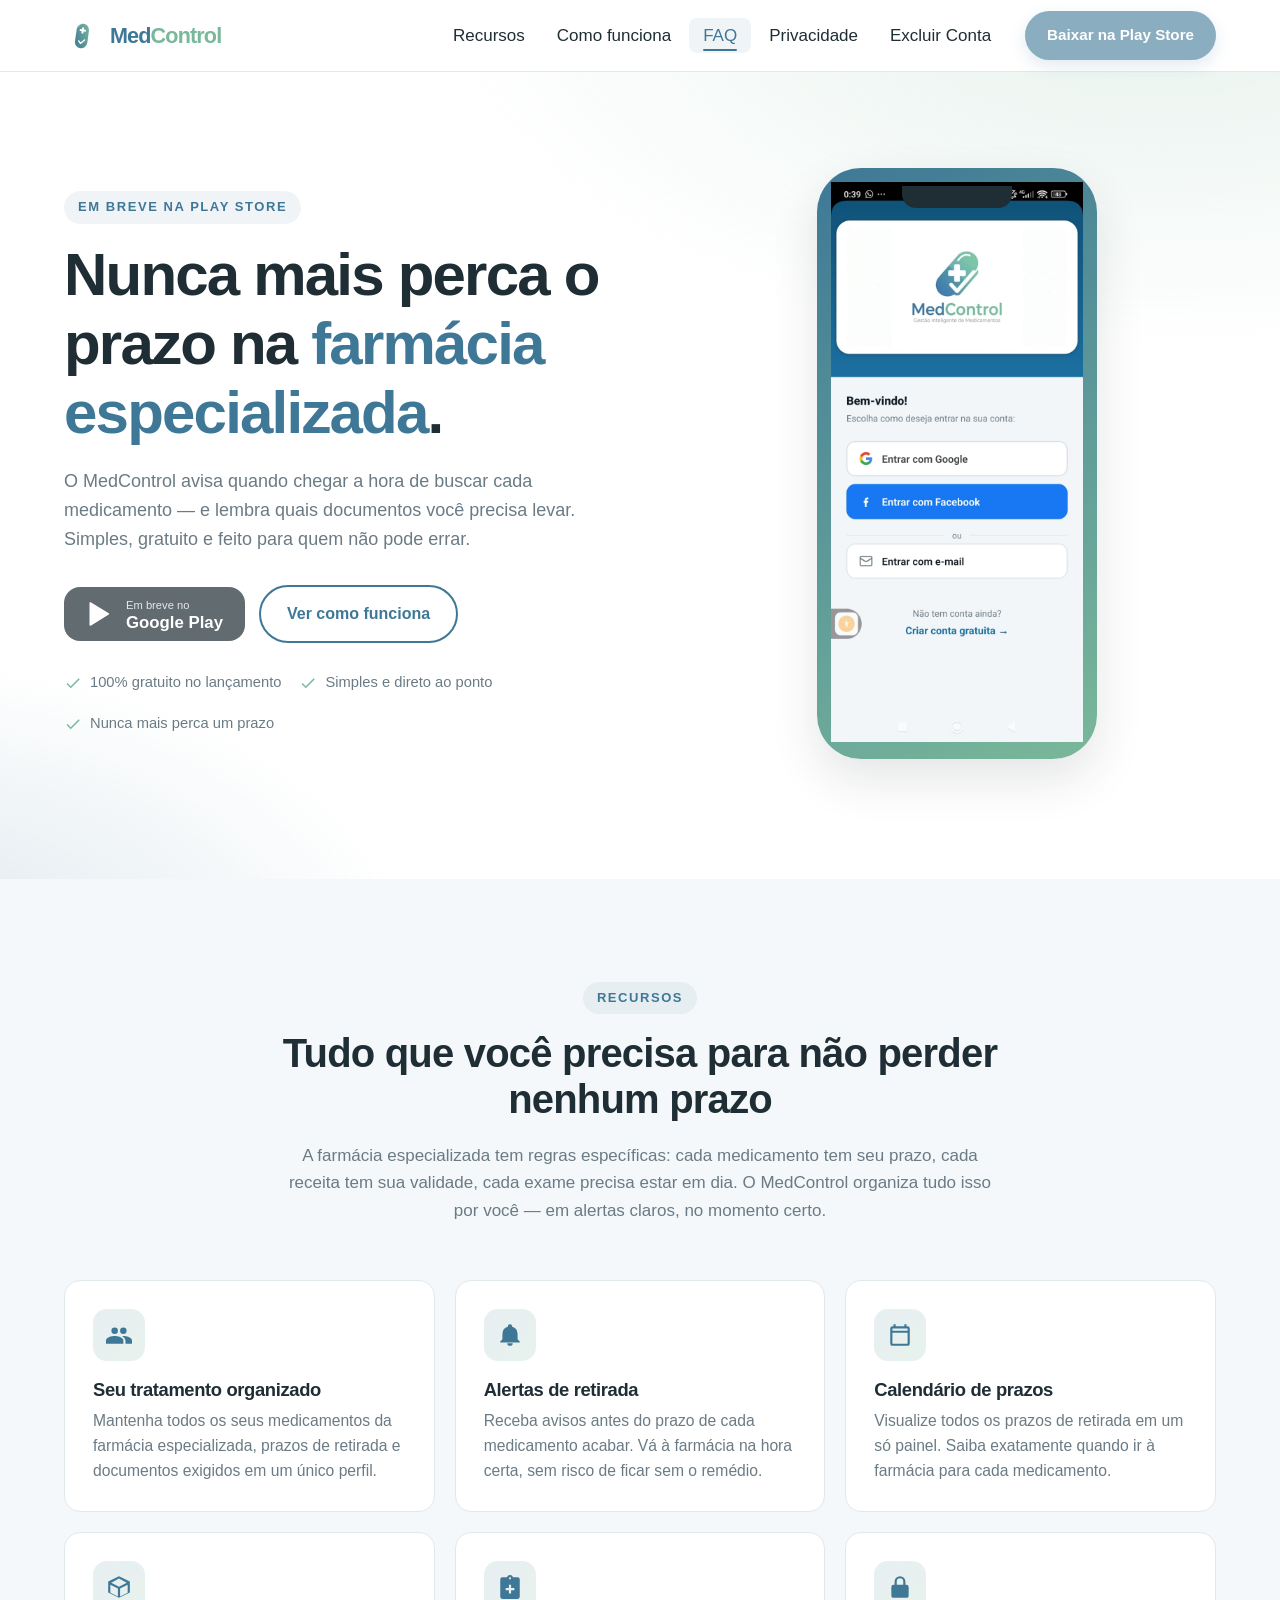
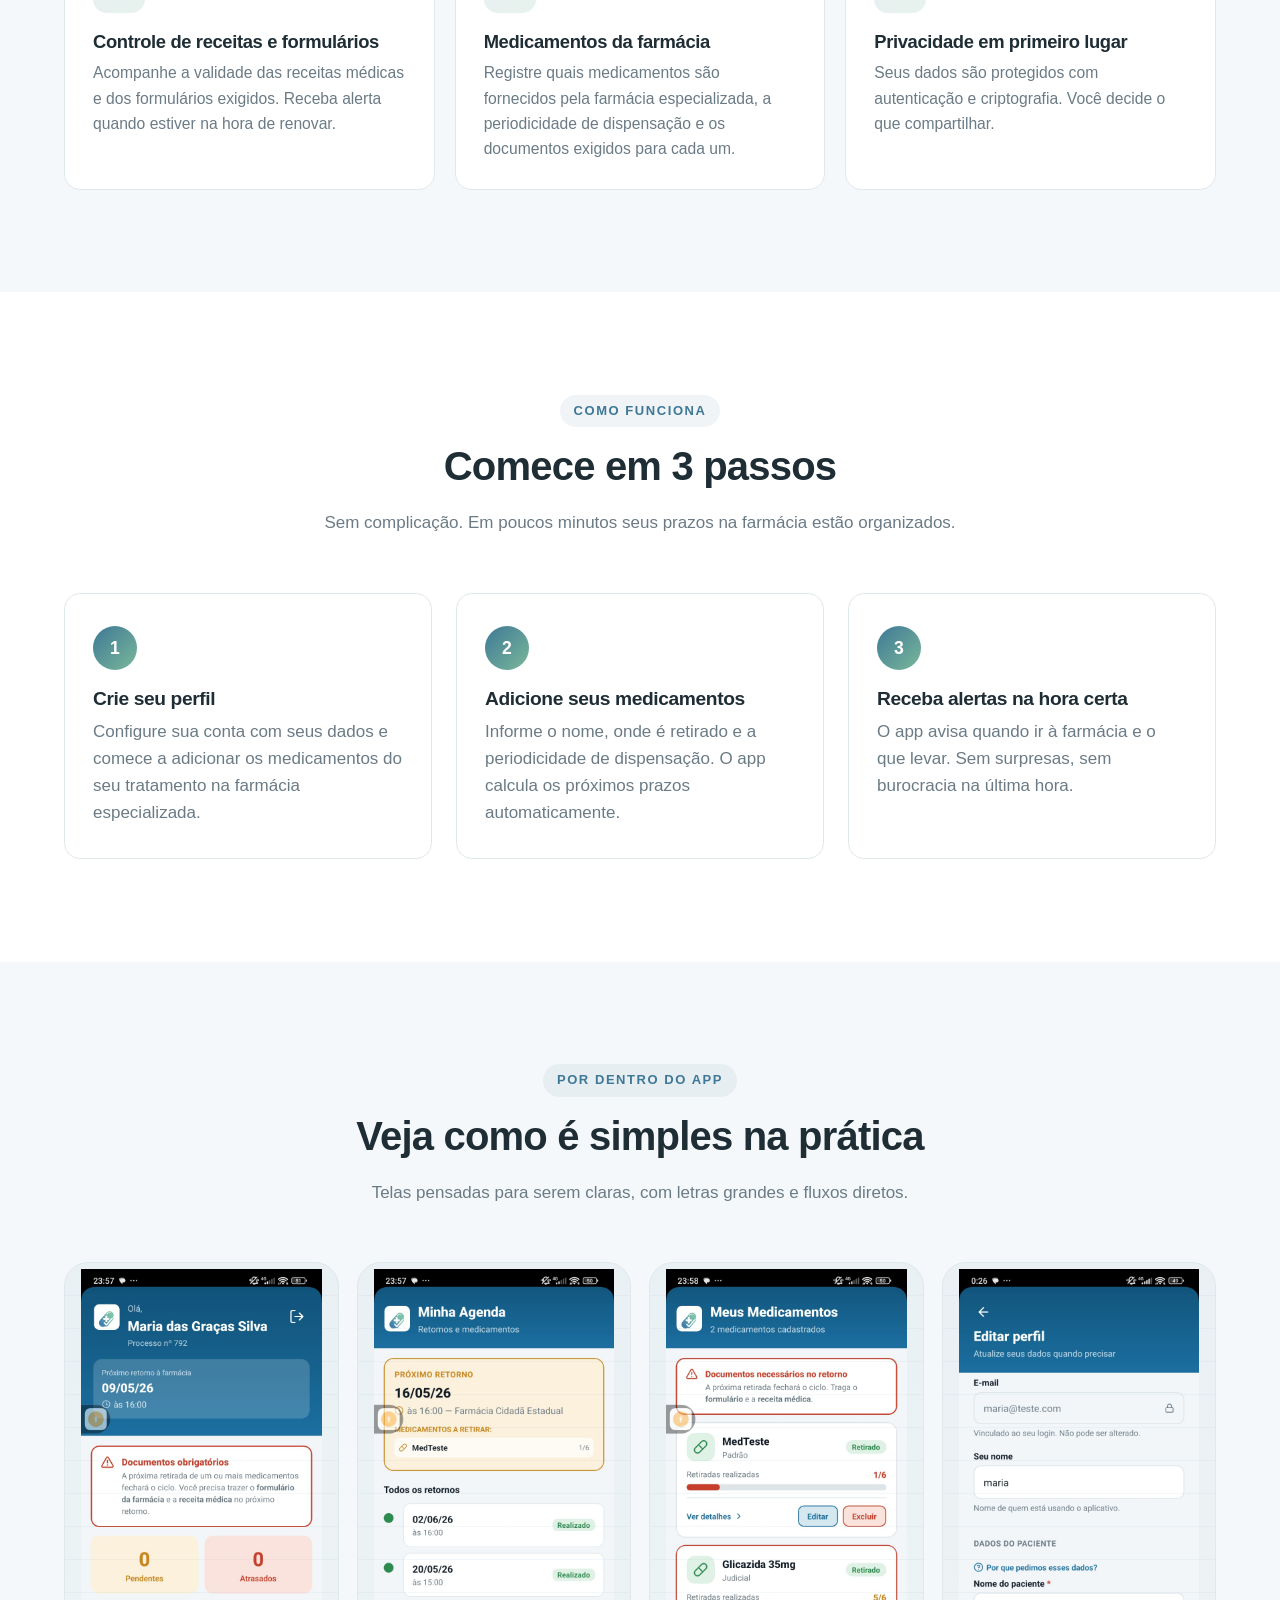
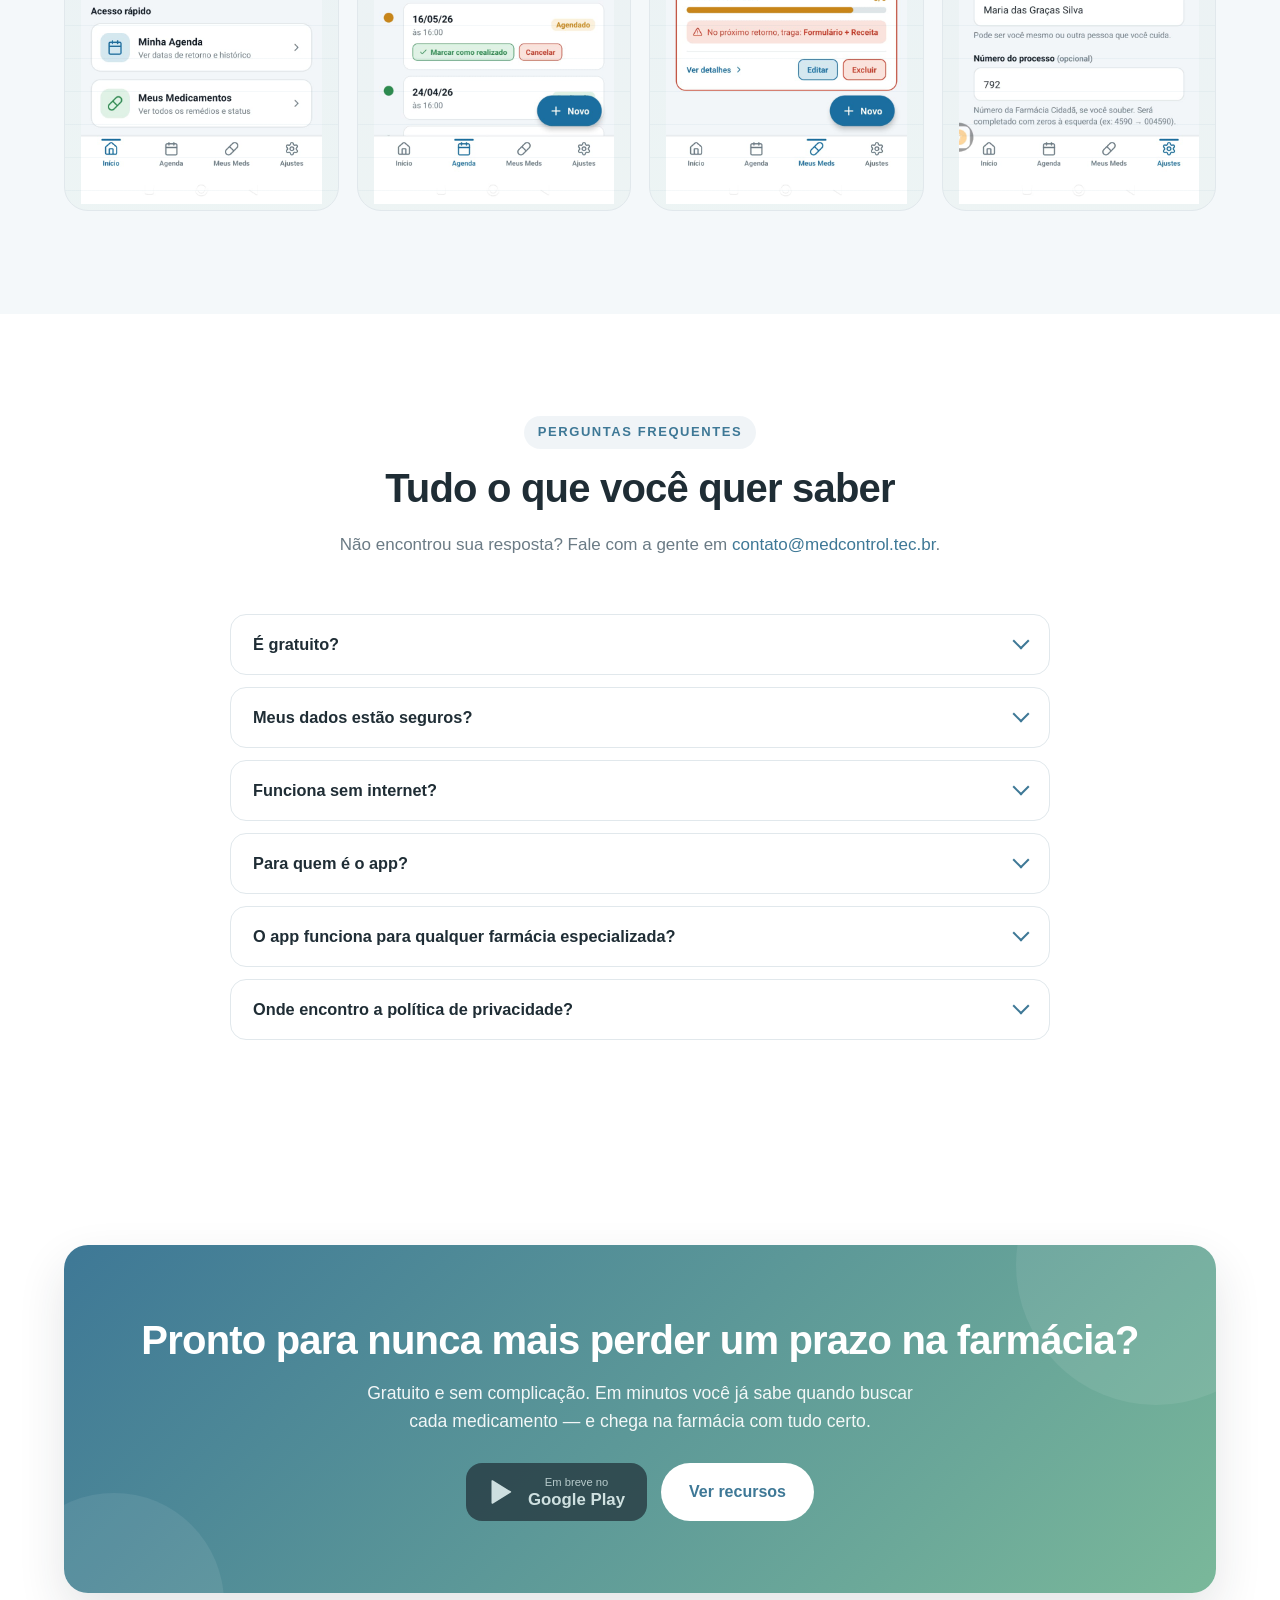
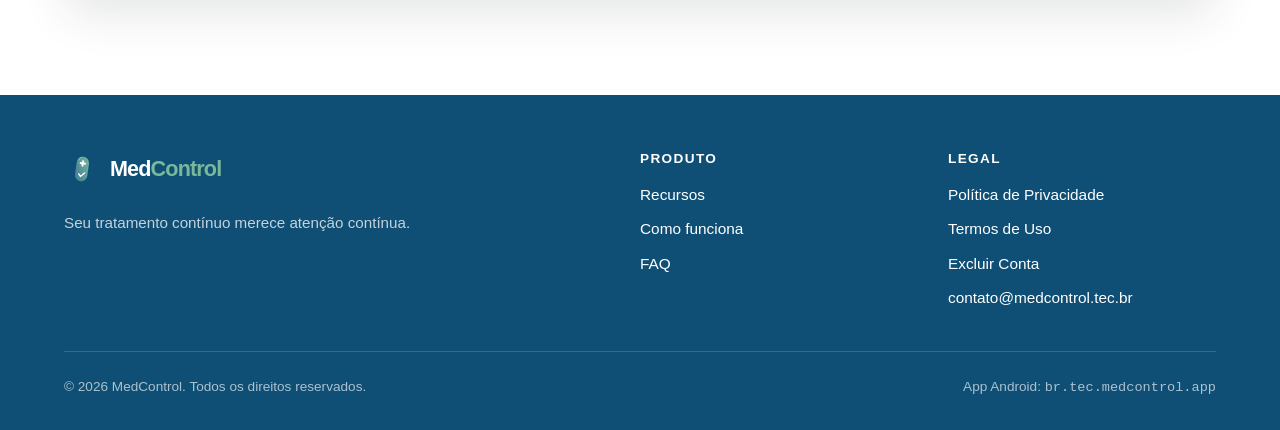
<file: index.html>
<!DOCTYPE html>
<html lang="pt-BR">
<head>
  <meta charset="UTF-8" />
  <meta name="viewport" content="width=device-width, initial-scale=1" />
  <title>MedControl — Controle de Medicamentos de Farmácia Especializada</title>
  <meta name="description" content="App gratuito para quem retira medicamentos em farmácia especializada. Controle prazos de retirada, validade de receitas e documentos exigidos — para você ou para quem você cuida." />
  <meta name="robots" content="index, follow" />
  <meta name="theme-color" content="#3E7896" />
  <meta name="author" content="MedControl" />
  <link rel="canonical" href="https://medcontrol.tec.br/" />

  <!-- Favicon e ícones -->
  <link rel="icon" type="image/svg+xml" href="/assets/brand/logo-mark.svg" />
  <link rel="apple-touch-icon" href="/assets/brand/app-icon.svg" />

  <!-- Open Graph -->
  <meta property="og:type" content="website" />
  <meta property="og:locale" content="pt_BR" />
  <meta property="og:site_name" content="MedControl" />
  <meta property="og:title" content="MedControl — Controle de Medicamentos de Farmácia Especializada" />
  <meta property="og:description" content="Saiba quando ir à farmácia, quais documentos levar e quando renovar sua receita. Tudo organizado num só lugar." />
  <meta property="og:url" content="https://medcontrol.tec.br/" />
  <meta property="og:image" content="https://medcontrol.tec.br/assets/og/og-image.png" />
  <meta property="og:image:width" content="1200" />
  <meta property="og:image:height" content="630" />

  <!-- Twitter -->
  <meta name="twitter:card" content="summary_large_image" />
  <meta name="twitter:title" content="MedControl — Controle de Medicamentos de Farmácia Especializada" />
  <meta name="twitter:description" content="App gratuito para nunca perder o prazo de retirada na farmácia especializada. Para você ou para quem você cuida." />
  <meta name="twitter:image" content="https://medcontrol.tec.br/assets/og/og-image.png" />

  <link rel="stylesheet" href="/assets/css/styles.css" />

  <!-- JSON-LD: MobileApplication -->
  <script type="application/ld+json">
  {
    "@context": "https://schema.org",
    "@type": "MobileApplication",
    "name": "MedControl",
    "description": "Aplicativo gratuito para controle de medicamentos de farmácia especializada. Gerencie prazos de retirada, validade de receitas, exames e formulários exigidos, com suporte a múltiplos pacientes.",
    "applicationCategory": "HealthApplication",
    "operatingSystem": "Android",
    "inLanguage": "pt-BR",
    "softwareVersion": "1.0",
    "url": "https://medcontrol.tec.br/",
    "image": "https://medcontrol.tec.br/assets/brand/app-icon.svg",
    "offers": {
      "@type": "Offer",
      "price": "0",
      "priceCurrency": "BRL"
    },
    "publisher": {
      "@type": "Organization",
      "name": "MedControl"
    }
  }
  </script>

  <!-- JSON-LD: Organization -->
  <script type="application/ld+json">
  {
    "@context": "https://schema.org",
    "@type": "Organization",
    "name": "MedControl",
    "url": "https://medcontrol.tec.br/",
    "logo": "https://medcontrol.tec.br/assets/brand/logo-vertical.svg",
    "email": "contato@medcontrol.tec.br",
    "areaServed": "BR",
    "slogan": "Seus prazos na farmácia especializada, sempre sob controle."
  }
  </script>
</head>
<body>

<a class="skip-link" href="#main">Pular para o conteúdo</a>

<!-- =========================================================
     HEADER
     ========================================================= -->
<header class="site-header">
  <div class="container">
    <a class="brand" href="/" aria-label="MedControl - página inicial">
      <img class="brand__mark" src="/assets/brand/logo-mark.svg" alt="" width="36" height="36" />
      <span class="brand__wordmark">
        <span class="w-med">Med</span><span class="w-control">Control</span>
      </span>
    </a>

    <button class="nav-toggle" aria-label="Abrir menu" aria-expanded="false" aria-controls="primary-nav">
      <span class="nav-toggle__bars" aria-hidden="true"></span>
    </button>

    <nav class="nav" id="primary-nav" data-nav data-open="false" aria-label="Principal">
      <ul class="nav__list">
        <li><a href="#recursos">Recursos</a></li>
        <li><a href="#como-funciona">Como funciona</a></li>
        <li><a href="#faq">FAQ</a></li>
        <li><a href="/privacidade/">Privacidade</a></li>
        <li><a href="/privacidade/exclusao-de-conta.html">Excluir Conta</a></li>
      </ul>
      <a class="btn btn--primary nav__cta" href="#baixar" aria-disabled="true">
        Baixar na Play Store
      </a>
    </nav>
  </div>
</header>

<main id="main">

  <!-- =========================================================
       HERO
       ========================================================= -->
  <section class="hero">
    <div class="container hero__grid">
      <div>
        <span class="eyebrow">Em breve na Play Store</span>
        <h1 class="hero__title">
          Nunca mais perca o prazo na <span class="accent">farmácia especializada</span>.
        </h1>
        <p class="hero__subtitle">
          O MedControl avisa quando chegar a hora de buscar cada medicamento — e lembra quais documentos você precisa levar. Simples, gratuito e feito para quem não pode errar.
        </p>

        <div class="hero__ctas">
          <a class="play-badge" href="#baixar" aria-disabled="true" aria-label="Baixar na Play Store (em breve)">
            <!-- Ícone Play simples -->
            <svg viewBox="0 0 24 24" aria-hidden="true">
              <path fill="currentColor" d="M3 2.5v19c0 .55.62.86 1.05.53l15.49-9.5a.66.66 0 0 0 0-1.07L4.05 1.97A.65.65 0 0 0 3 2.5Z"/>
            </svg>
            <span>
              <span class="play-badge__small">Em breve no</span>
              <span class="play-badge__big">Google Play</span>
            </span>
          </a>
          <a class="btn btn--ghost" href="#como-funciona">Ver como funciona</a>
        </div>

        <div class="hero__trust" aria-label="Diferenciais do app">
          <span>
            <svg viewBox="0 0 24 24" aria-hidden="true"><path fill="currentColor" d="M9 16.2 4.8 12l-1.4 1.4L9 19 21 7l-1.4-1.4z"/></svg>
            100% gratuito no lançamento
          </span>
          <span>
            <svg viewBox="0 0 24 24" aria-hidden="true"><path fill="currentColor" d="M9 16.2 4.8 12l-1.4 1.4L9 19 21 7l-1.4-1.4z"/></svg>
            Simples e direto ao ponto
          </span>
          <span>
            <svg viewBox="0 0 24 24" aria-hidden="true"><path fill="currentColor" d="M9 16.2 4.8 12l-1.4 1.4L9 19 21 7l-1.4-1.4z"/></svg>
            Nunca mais perca um prazo
          </span>
        </div>
      </div>

      <!-- Mockup placeholder -->
      <!-- Substitua o div abaixo por <img src="/assets/images/hero-mockup.png" alt="Tela do app MedControl" /> -->
      <div class="phone">
        <img src="/assets/images/screen-login.jpeg" alt="Tela do app MedControl" />
      </div>
    </div>
  </section>

  <!-- =========================================================
       RECURSOS
       ========================================================= -->
  <section class="section section--alt" id="recursos">
    <div class="container">
      <div class="section-head">
        <span class="eyebrow">Recursos</span>
        <h2>Tudo que você precisa para não perder nenhum prazo</h2>
        <p>A farmácia especializada tem regras específicas: cada medicamento tem seu prazo, cada receita tem sua validade, cada exame precisa estar em dia. O MedControl organiza tudo isso por você — em alertas claros, no momento certo.</p>
      </div>

      <div class="features">
        <article class="feature">
          <span class="feature__icon" aria-hidden="true">
            <!-- Pessoas -->
            <svg viewBox="0 0 24 24"><path fill="currentColor" d="M16 11a3 3 0 1 0-3-3 3 3 0 0 0 3 3Zm-8 0a3 3 0 1 0-3-3 3 3 0 0 0 3 3Zm0 2c-2.67 0-8 1.34-8 4v3h16v-3c0-2.66-5.33-4-8-4Zm8 0c-.29 0-.62.02-.97.05A5.46 5.46 0 0 1 18 17v3h6v-3c0-2.66-5.33-4-8-4Z"/></svg>
          </span>
          <h3>Seu tratamento organizado</h3>
          <p>Mantenha todos os seus medicamentos da farmácia especializada, prazos de retirada e documentos exigidos em um único perfil.</p>
        </article>

        <article class="feature">
          <span class="feature__icon" aria-hidden="true">
            <!-- Sino -->
            <svg viewBox="0 0 24 24"><path fill="currentColor" d="M12 22a2.5 2.5 0 0 0 2.5-2.5h-5A2.5 2.5 0 0 0 12 22Zm7-6V11a7 7 0 0 0-5-6.7V4a2 2 0 1 0-4 0v.3A7 7 0 0 0 5 11v5l-2 2v1h18v-1Z"/></svg>
          </span>
          <h3>Alertas de retirada</h3>
          <p>Receba avisos antes do prazo de cada medicamento acabar. Vá à farmácia na hora certa, sem risco de ficar sem o remédio.</p>
        </article>

        <article class="feature">
          <span class="feature__icon" aria-hidden="true">
            <!-- Calendário -->
            <svg viewBox="0 0 24 24"><path fill="currentColor" d="M19 4h-1V2h-2v2H8V2H6v2H5a2 2 0 0 0-2 2v14a2 2 0 0 0 2 2h14a2 2 0 0 0 2-2V6a2 2 0 0 0-2-2Zm0 16H5V10h14ZM5 8V6h14v2Z"/></svg>
          </span>
          <h3>Calendário de prazos</h3>
          <p>Visualize todos os prazos de retirada em um só painel. Saiba exatamente quando ir à farmácia para cada medicamento.</p>
        </article>

        <article class="feature">
          <span class="feature__icon" aria-hidden="true">
            <!-- Caixa -->
            <svg viewBox="0 0 24 24"><path fill="currentColor" d="M12 2 2 7v10l10 5 10-5V7Zm0 2.18L19.18 8 12 11.82 4.82 8ZM4 9.91l7 3.5v7.34l-7-3.5Zm9 10.84v-7.34l7-3.5v7.34Z"/></svg>
          </span>
          <h3>Controle de receitas e formulários</h3>
          <p>Acompanhe a validade das receitas médicas e dos formulários exigidos. Receba alerta quando estiver na hora de renovar.</p>
        </article>

        <article class="feature">
          <span class="feature__icon" aria-hidden="true">
            <!-- Prancheta médica -->
            <svg viewBox="0 0 24 24"><path fill="currentColor" d="M19 3h-4.18A3 3 0 0 0 12 1a3 3 0 0 0-2.82 2H5a2 2 0 0 0-2 2v16a2 2 0 0 0 2 2h14a2 2 0 0 0 2-2V5a2 2 0 0 0-2-2Zm-7 0a1 1 0 1 1-1 1 1 1 0 0 1 1-1Zm1 15h-2v-3H8v-2h3v-3h2v3h3v2h-3Z"/></svg>
          </span>
          <h3>Medicamentos da farmácia</h3>
          <p>Registre quais medicamentos são fornecidos pela farmácia especializada, a periodicidade de dispensação e os documentos exigidos para cada um.</p>
        </article>

        <article class="feature">
          <span class="feature__icon" aria-hidden="true">
            <!-- Cadeado -->
            <svg viewBox="0 0 24 24"><path fill="currentColor" d="M12 2a5 5 0 0 0-5 5v3H6a2 2 0 0 0-2 2v8a2 2 0 0 0 2 2h12a2 2 0 0 0 2-2v-8a2 2 0 0 0-2-2h-1V7a5 5 0 0 0-5-5Zm-3 8V7a3 3 0 1 1 6 0v3Z"/></svg>
          </span>
          <h3>Privacidade em primeiro lugar</h3>
          <p>Seus dados são protegidos com autenticação e criptografia. Você decide o que compartilhar.</p>
        </article>
      </div>
    </div>
  </section>

  <!-- =========================================================
       COMO FUNCIONA
       ========================================================= -->
  <section class="section" id="como-funciona">
    <div class="container">
      <div class="section-head">
        <span class="eyebrow">Como funciona</span>
        <h2>Comece em 3 passos</h2>
        <p>Sem complicação. Em poucos minutos seus prazos na farmácia estão organizados.</p>
      </div>

      <div class="steps">
        <article class="step">
          <span class="step__num">1</span>
          <h3>Crie seu perfil</h3>
          <p>Configure sua conta com seus dados e comece a adicionar os medicamentos do seu tratamento na farmácia especializada.</p>
        </article>
        <article class="step">
          <span class="step__num">2</span>
          <h3>Adicione seus medicamentos</h3>
          <p>Informe o nome, onde é retirado e a periodicidade de dispensação. O app calcula os próximos prazos automaticamente.</p>
        </article>
        <article class="step">
          <span class="step__num">3</span>
          <h3>Receba alertas na hora certa</h3>
          <p>O app avisa quando ir à farmácia e o que levar. Sem surpresas, sem burocracia na última hora.</p>
        </article>
      </div>
    </div>
  </section>

  <!-- =========================================================
       SCREENSHOTS
       ========================================================= -->
  <section class="section section--alt" id="screenshots">
    <div class="container">
      <div class="section-head">
        <span class="eyebrow">Por dentro do app</span>
        <h2>Veja como é simples na prática</h2>
        <p>Telas pensadas para serem claras, com letras grandes e fluxos diretos.</p>
      </div>

      <div class="shots">
        <div class="shot"><img src="/assets/images/screen-home.jpeg" alt="Tela inicial do app MedControl" /></div>
        <!-- <div class="shot" role="img" aria-label="Mockup tela inicial">Screenshot 1<br />(home)</div> -->
        <div class="shot"><img src="/assets/images/screen-agenda.jpeg" alt="Calendário de prazos de retirada" /></div>
        <!-- <div class="shot" role="img" aria-label="Mockup agenda diária">Screenshot 2<br />(agenda)</div> -->
        <div class="shot"><img src="/assets/images/screen-medicamento.jpeg" alt="Cadastro de medicamento na farmácia especializada" /></div>
        <!-- <div class="shot" role="img" aria-label="Mockup cadastro de medicamento">Screenshot 3<br />(medicamento)</div> -->
        <div class="shot"><img src="/assets/images/screen-paciente.jpeg" alt="Ficha do paciente com prazos e documentos" /></div>
        <!-- <div class="shot" role="img" aria-label="Mockup ficha do paciente">Screenshot 4<br />(paciente)</div> -->
      </div>
    </div>
  </section>

  <!-- =========================================================
       FAQ
       ========================================================= -->
  <section class="section" id="faq">
    <div class="container">
      <div class="section-head">
        <span class="eyebrow">Perguntas frequentes</span>
        <h2>Tudo o que você quer saber</h2>
        <p>Não encontrou sua resposta? Fale com a gente em <a href="mailto:contato@medcontrol.tec.br">contato@medcontrol.tec.br</a>.</p>
      </div>

      <div class="faq">
        <div class="faq__item" data-open="false">
          <button class="faq__q" aria-expanded="false" aria-controls="faq-1">É gratuito?</button>
          <div class="faq__a" id="faq-1" aria-hidden="true">
            <div class="faq__a__inner">
              Sim. O MedControl é gratuito no lançamento. Caso recursos adicionais sejam oferecidos no futuro, as funcionalidades essenciais permanecerão sem custo.
            </div>
          </div>
        </div>

        <div class="faq__item" data-open="false">
          <button class="faq__q" aria-expanded="false" aria-controls="faq-2">Meus dados estão seguros?</button>
          <div class="faq__a" id="faq-2" aria-hidden="true">
            <div class="faq__a__inner">
              Sim. Utilizamos autenticação segura e armazenamento criptografado em servidores em conformidade com a LGPD. Você é o titular dos dados e pode solicitar exclusão a qualquer momento na <a href="/privacidade/">Política de Privacidade</a>.
            </div>
          </div>
        </div>

        <div class="faq__item" data-open="false">
          <button class="faq__q" aria-expanded="false" aria-controls="faq-3">Funciona sem internet?</button>
          <div class="faq__a" id="faq-3" aria-hidden="true">
            <div class="faq__a__inner">
              Os alertas e a visualização dos seus prazos funcionam normalmente sem conexão. A internet é necessária apenas para sincronização entre dispositivos e backup na nuvem.
            </div>
          </div>
        </div>

        <div class="faq__item" data-open="false">
          <button class="faq__q" aria-expanded="false" aria-controls="faq-4">Para quem é o app?</button>
          <div class="faq__a" id="faq-4" aria-hidden="true">
            <div class="faq__a__inner">
              O MedControl é para pacientes que retiram medicamentos em farmácia especializada e precisam controlar prazos de retirada, validade de receitas, exames e formulários exigidos. Cada conta gerencia um paciente.
            </div>
          </div>
        </div>

        <div class="faq__item" data-open="false">
          <button class="faq__q" aria-expanded="false" aria-controls="faq-5">O app funciona para qualquer farmácia especializada?</button>
          <div class="faq__a" id="faq-5" aria-hidden="true">
            <div class="faq__a__inner">
              Sim. O MedControl funciona para farmácias do Componente Especializado do SUS, farmácias de alto custo e outras que dispensam medicamentos com periodicidade controlada. As informações são cadastradas por você, conforme as regras da sua farmácia.
            </div>
          </div>
        </div>

        <div class="faq__item" data-open="false">
          <button class="faq__q" aria-expanded="false" aria-controls="faq-6">Onde encontro a política de privacidade?</button>
          <div class="faq__a" id="faq-6" aria-hidden="true">
            <div class="faq__a__inner">
              A política completa está disponível em <a href="https://privacidade.medcontrol.tec.br/">privacidade.medcontrol.tec.br</a>, acessível também pelo rodapé do site e dentro do aplicativo.
            </div>
          </div>
        </div>
      </div>
    </div>
  </section>

  <!-- =========================================================
       CTA FINAL
       ========================================================= -->
  <section class="section" id="baixar">
    <div class="container">
      <div class="cta-banner">
        <h2>Pronto para nunca mais perder um prazo na farmácia?</h2>
        <p>Gratuito e sem complicação. Em minutos você já sabe quando buscar cada medicamento — e chega na farmácia com tudo certo.</p>
        <div class="cta-banner__actions">
          <a class="play-badge" href="#" aria-disabled="true" aria-label="Baixar na Play Store (em breve)">
            <svg viewBox="0 0 24 24" aria-hidden="true">
              <path fill="currentColor" d="M3 2.5v19c0 .55.62.86 1.05.53l15.49-9.5a.66.66 0 0 0 0-1.07L4.05 1.97A.65.65 0 0 0 3 2.5Z"/>
            </svg>
            <span>
              <span class="play-badge__small">Em breve no</span>
              <span class="play-badge__big">Google Play</span>
            </span>
          </a>
          <a class="btn btn--white" href="#recursos">Ver recursos</a>
        </div>
      </div>
    </div>
  </section>

</main>

<!-- =========================================================
     FOOTER
     ========================================================= -->
<footer class="site-footer">
  <div class="container">
    <div class="footer__grid">
      <div class="footer__brand">
        <a class="brand" href="/" aria-label="MedControl">
          <img class="brand__mark" src="/assets/brand/logo-mark.svg" alt="" width="36" height="36" />
          <span class="brand__wordmark">
            <span class="w-med">Med</span><span class="w-control">Control</span>
          </span>
        </a>
        <p class="footer__tagline">Seu tratamento contínuo merece atenção contínua.</p>
      </div>

      <div class="footer__col">
        <h4>Produto</h4>
        <ul>
          <li><a href="#recursos">Recursos</a></li>
          <li><a href="#como-funciona">Como funciona</a></li>
          <li><a href="#faq">FAQ</a></li>
        </ul>
      </div>

      <div class="footer__col">
        <h4>Legal</h4>
        <ul>
          <li><a href="/privacidade/">Política de Privacidade</a></li>
          <li><a href="/privacidade/termos.html">Termos de Uso</a></li>
          <li><a href="/privacidade/exclusao-de-conta.html">Excluir Conta</a></li>
          <li><a href="mailto:contato@medcontrol.tec.br">contato@medcontrol.tec.br</a></li>
        </ul>
      </div>
    </div>

    <div class="footer__legal">
      <span>&copy; <span data-year>2026</span> MedControl. Todos os direitos reservados.</span>
      <span>App Android: <code>br.tec.medcontrol.app</code></span>
    </div>
  </div>
</footer>

<script src="/assets/js/script.js" defer></script>
</body>
</html>
</file>
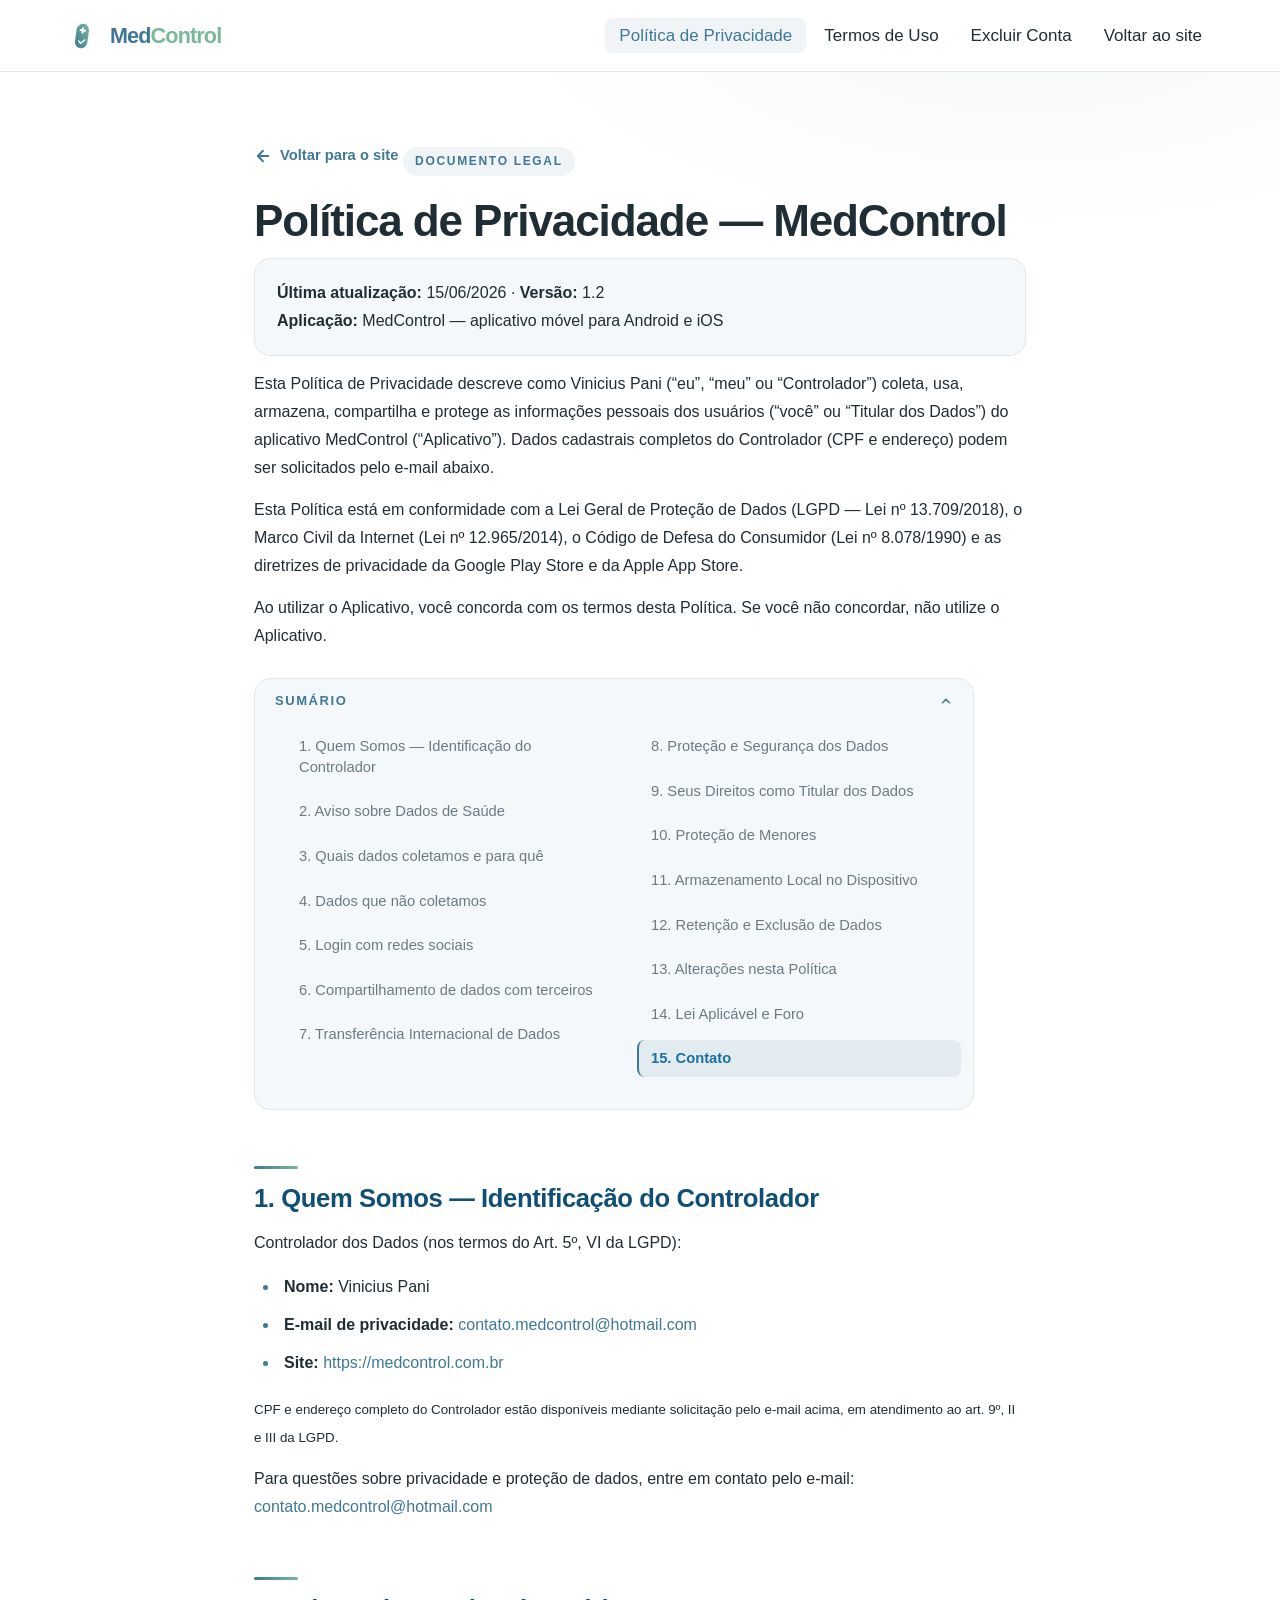
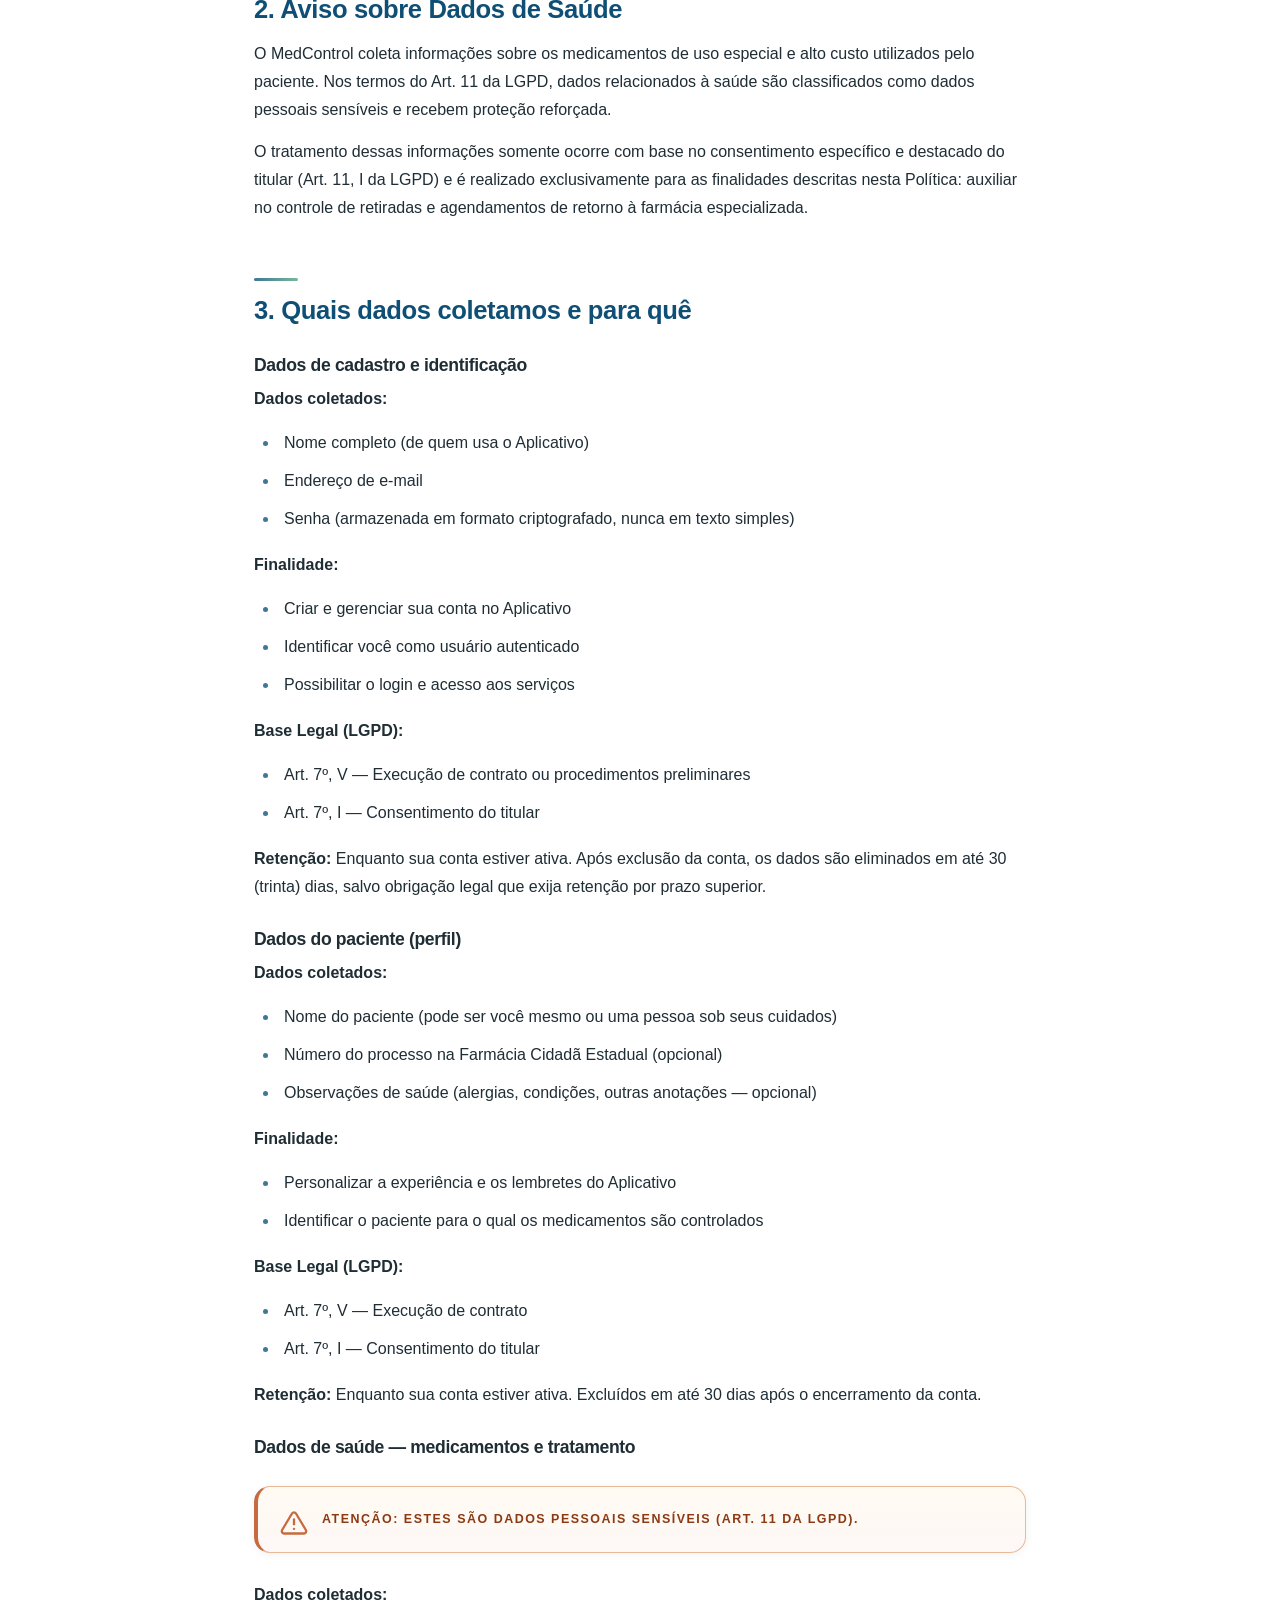
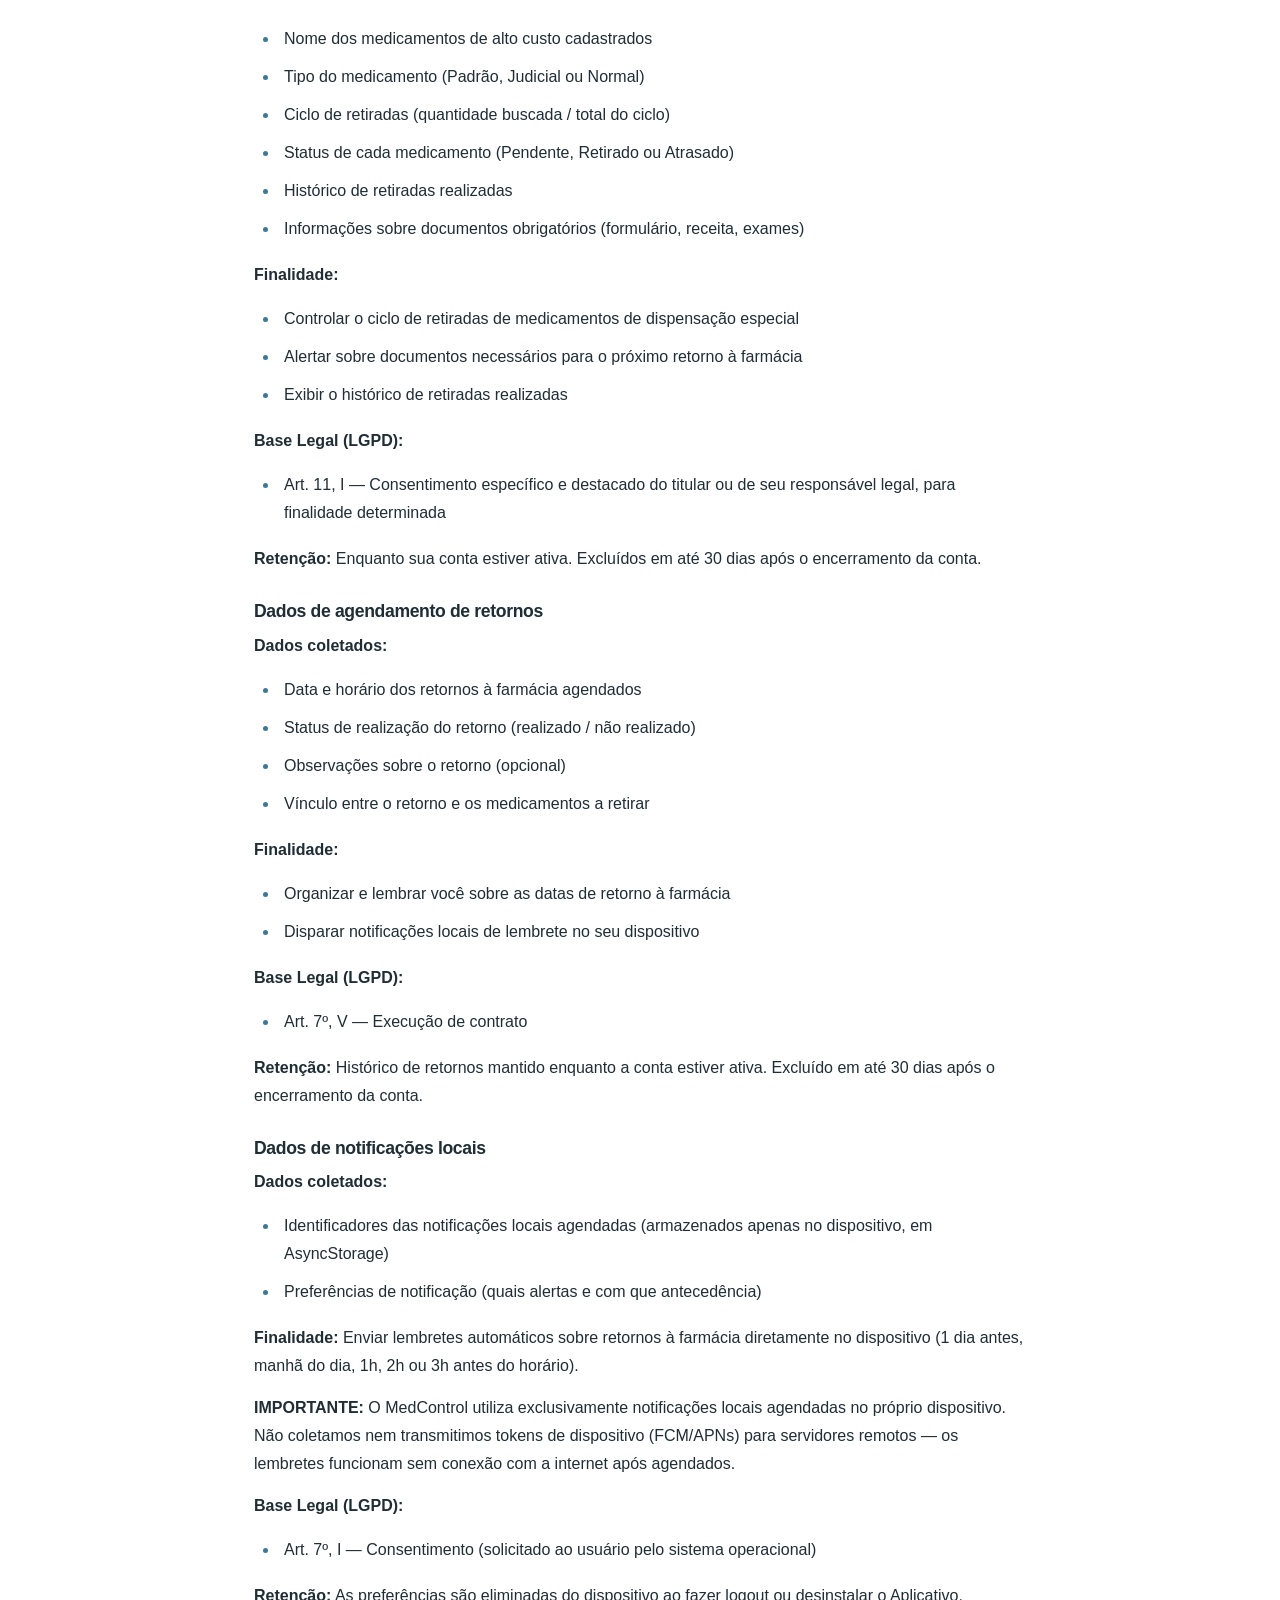
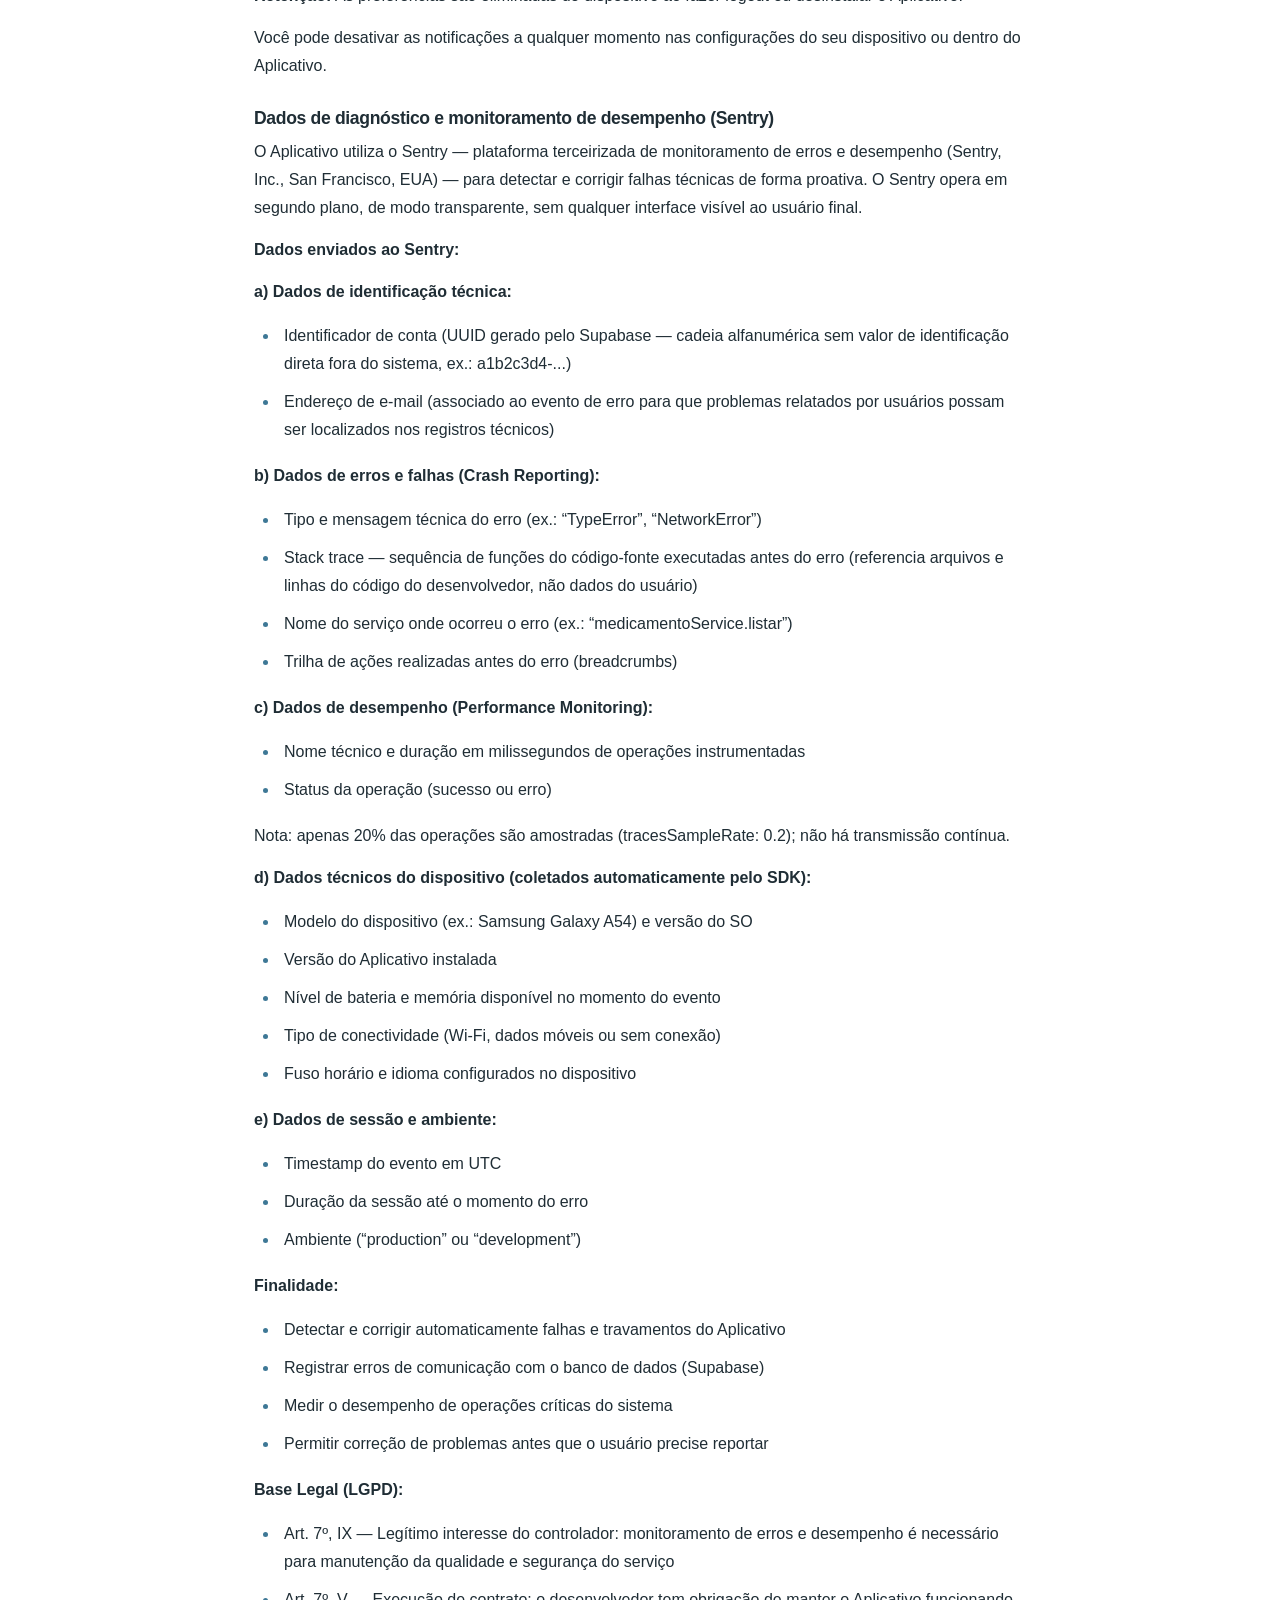
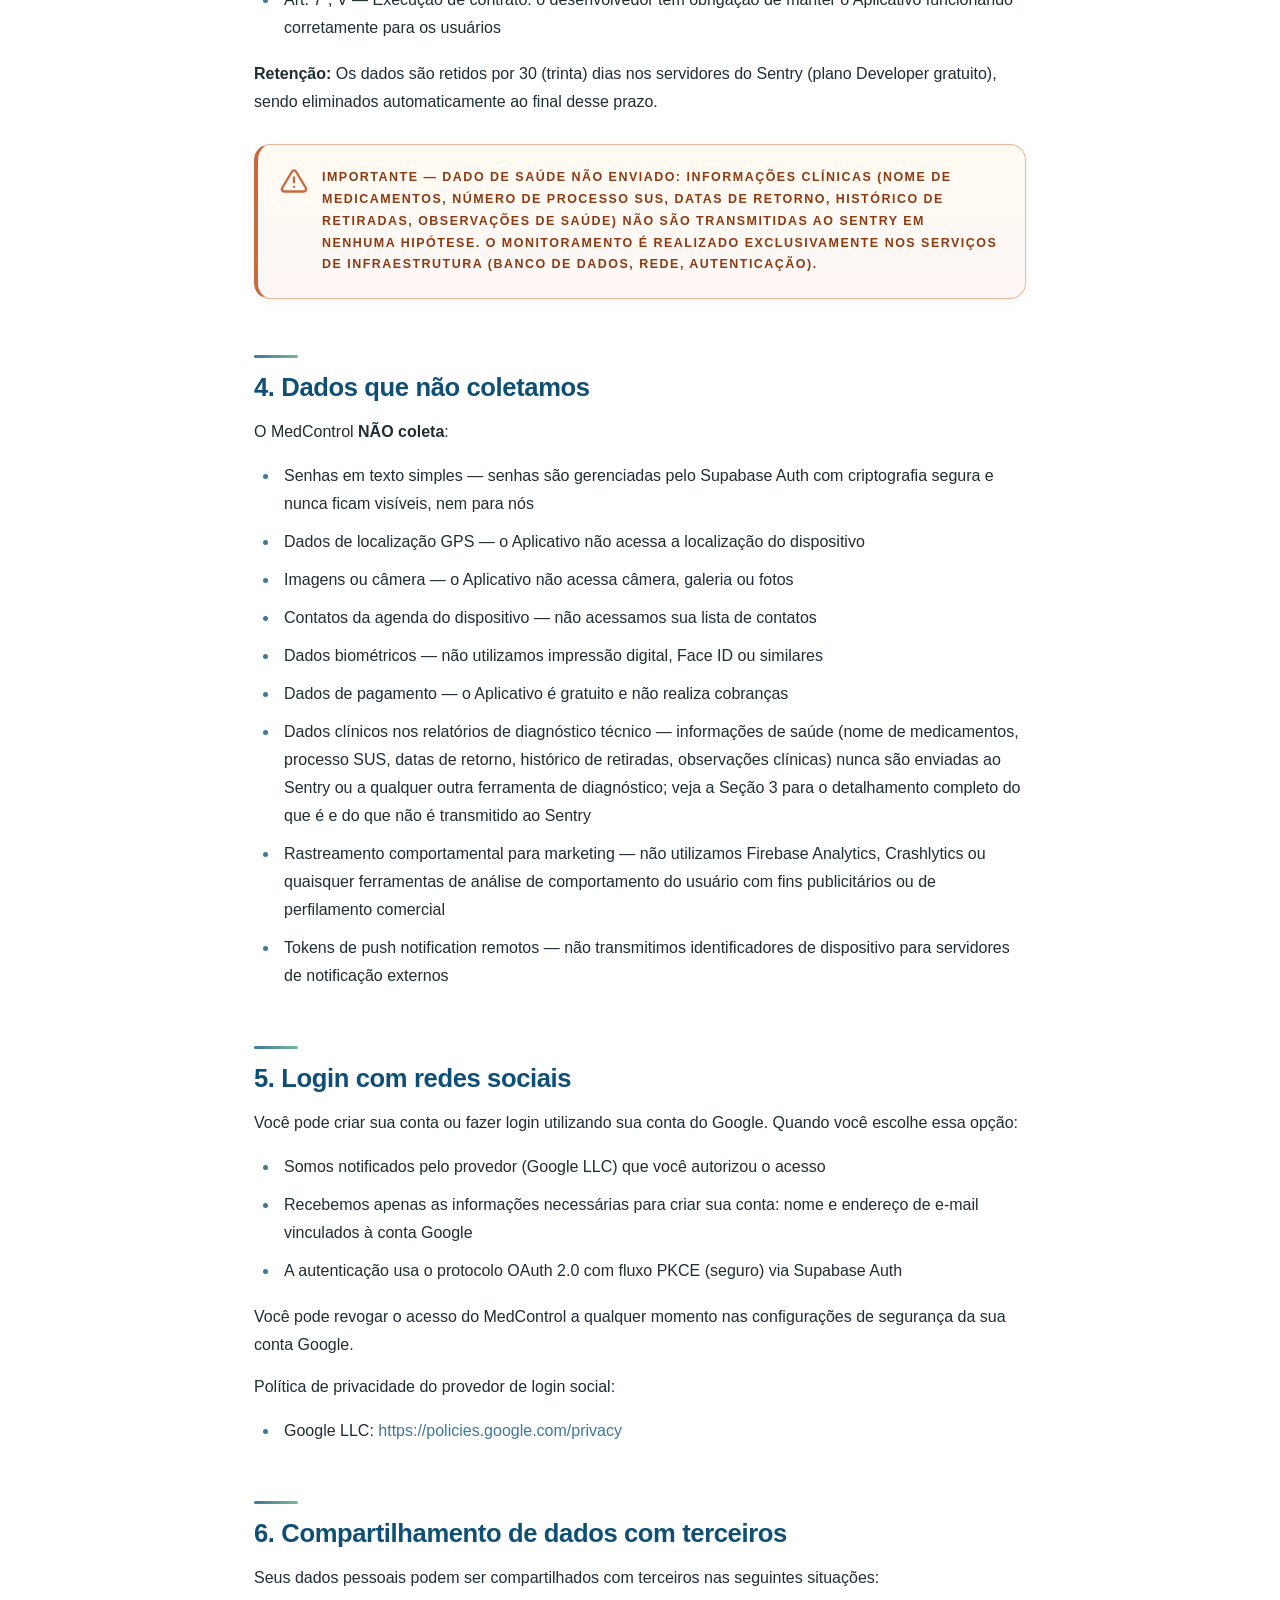
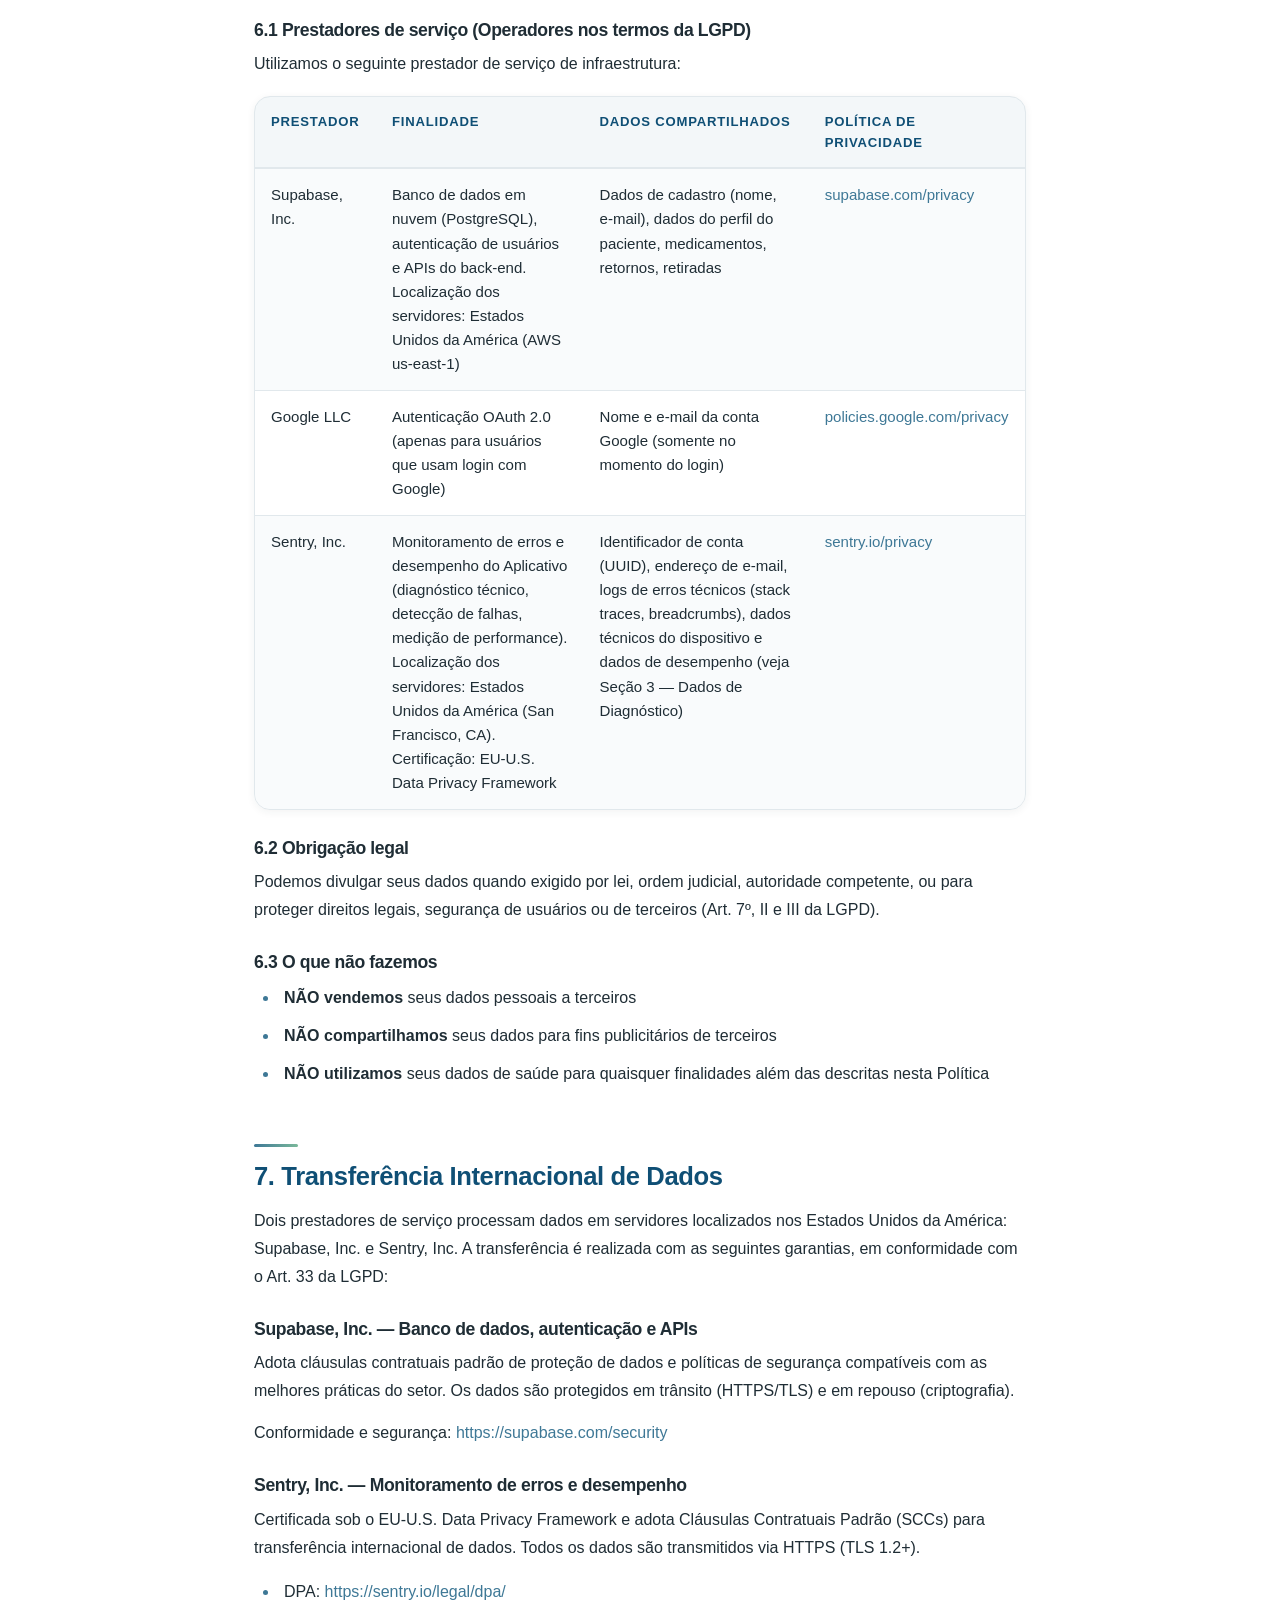
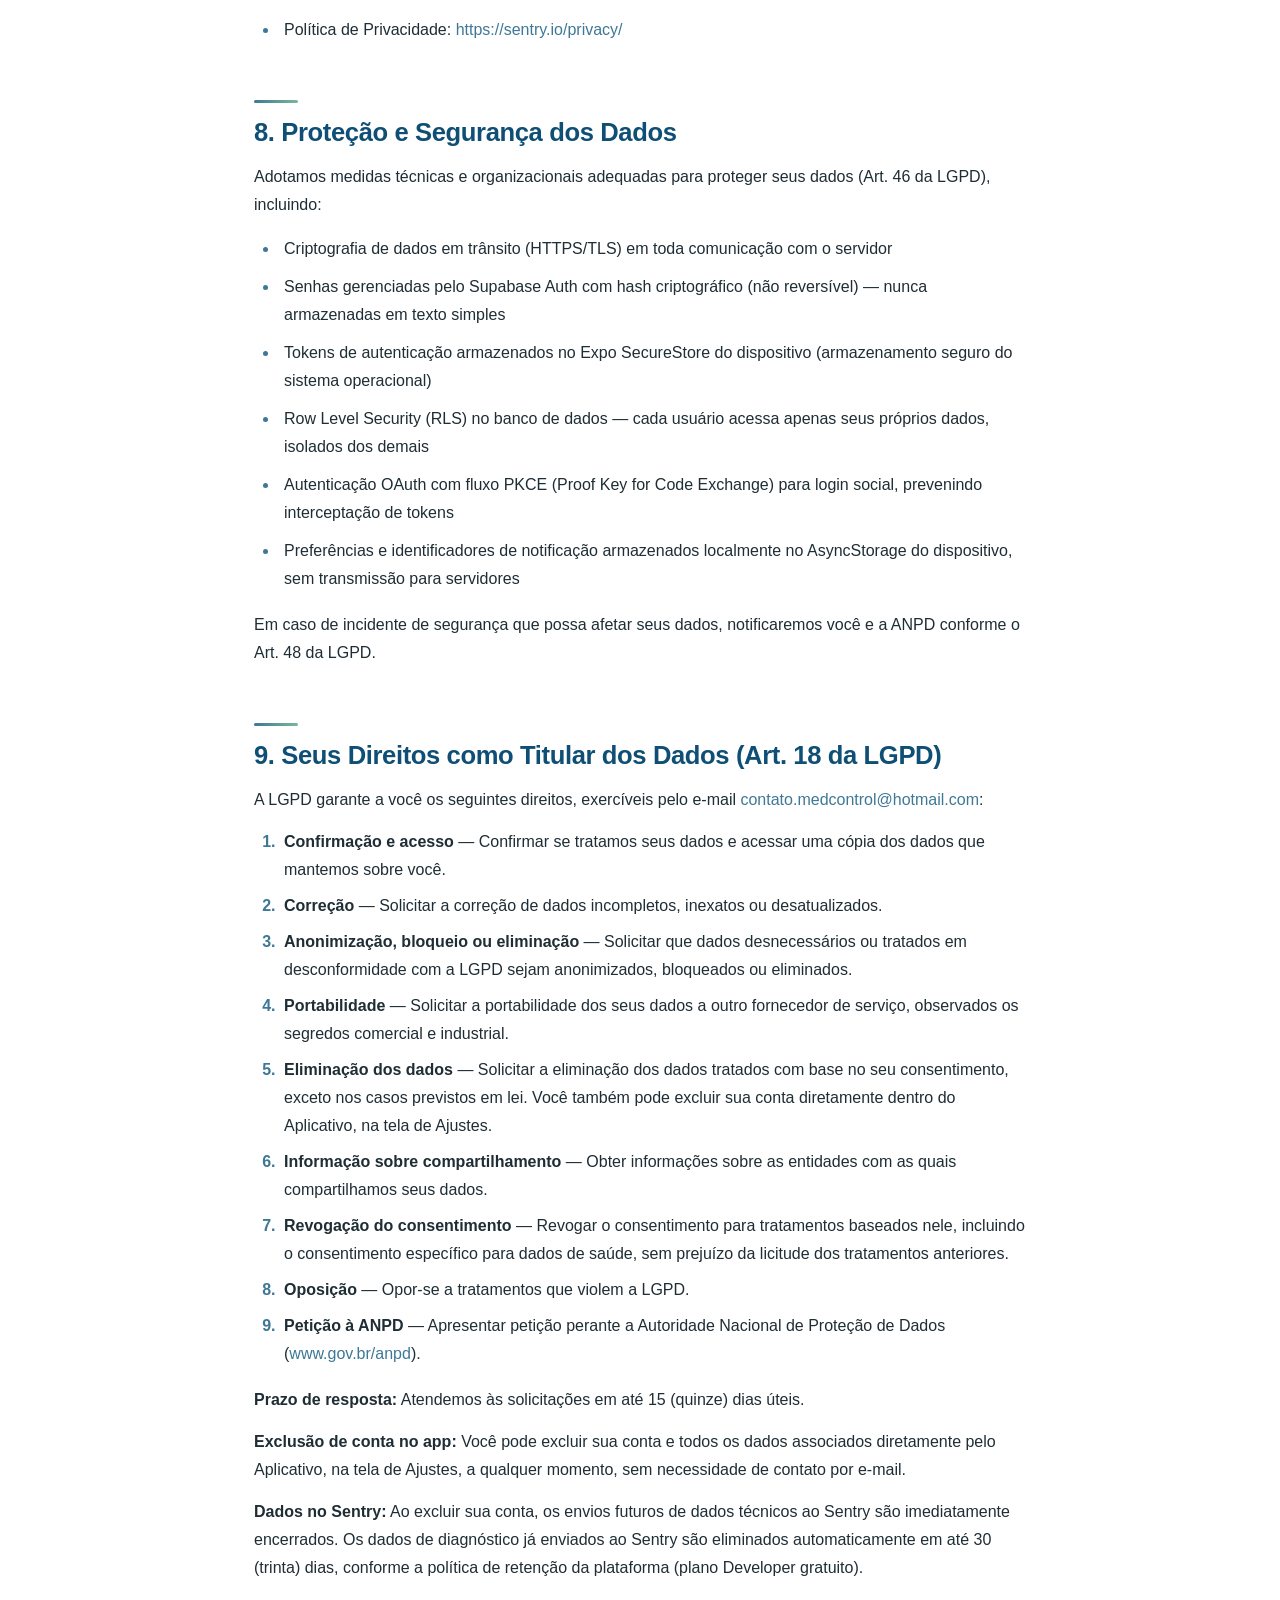
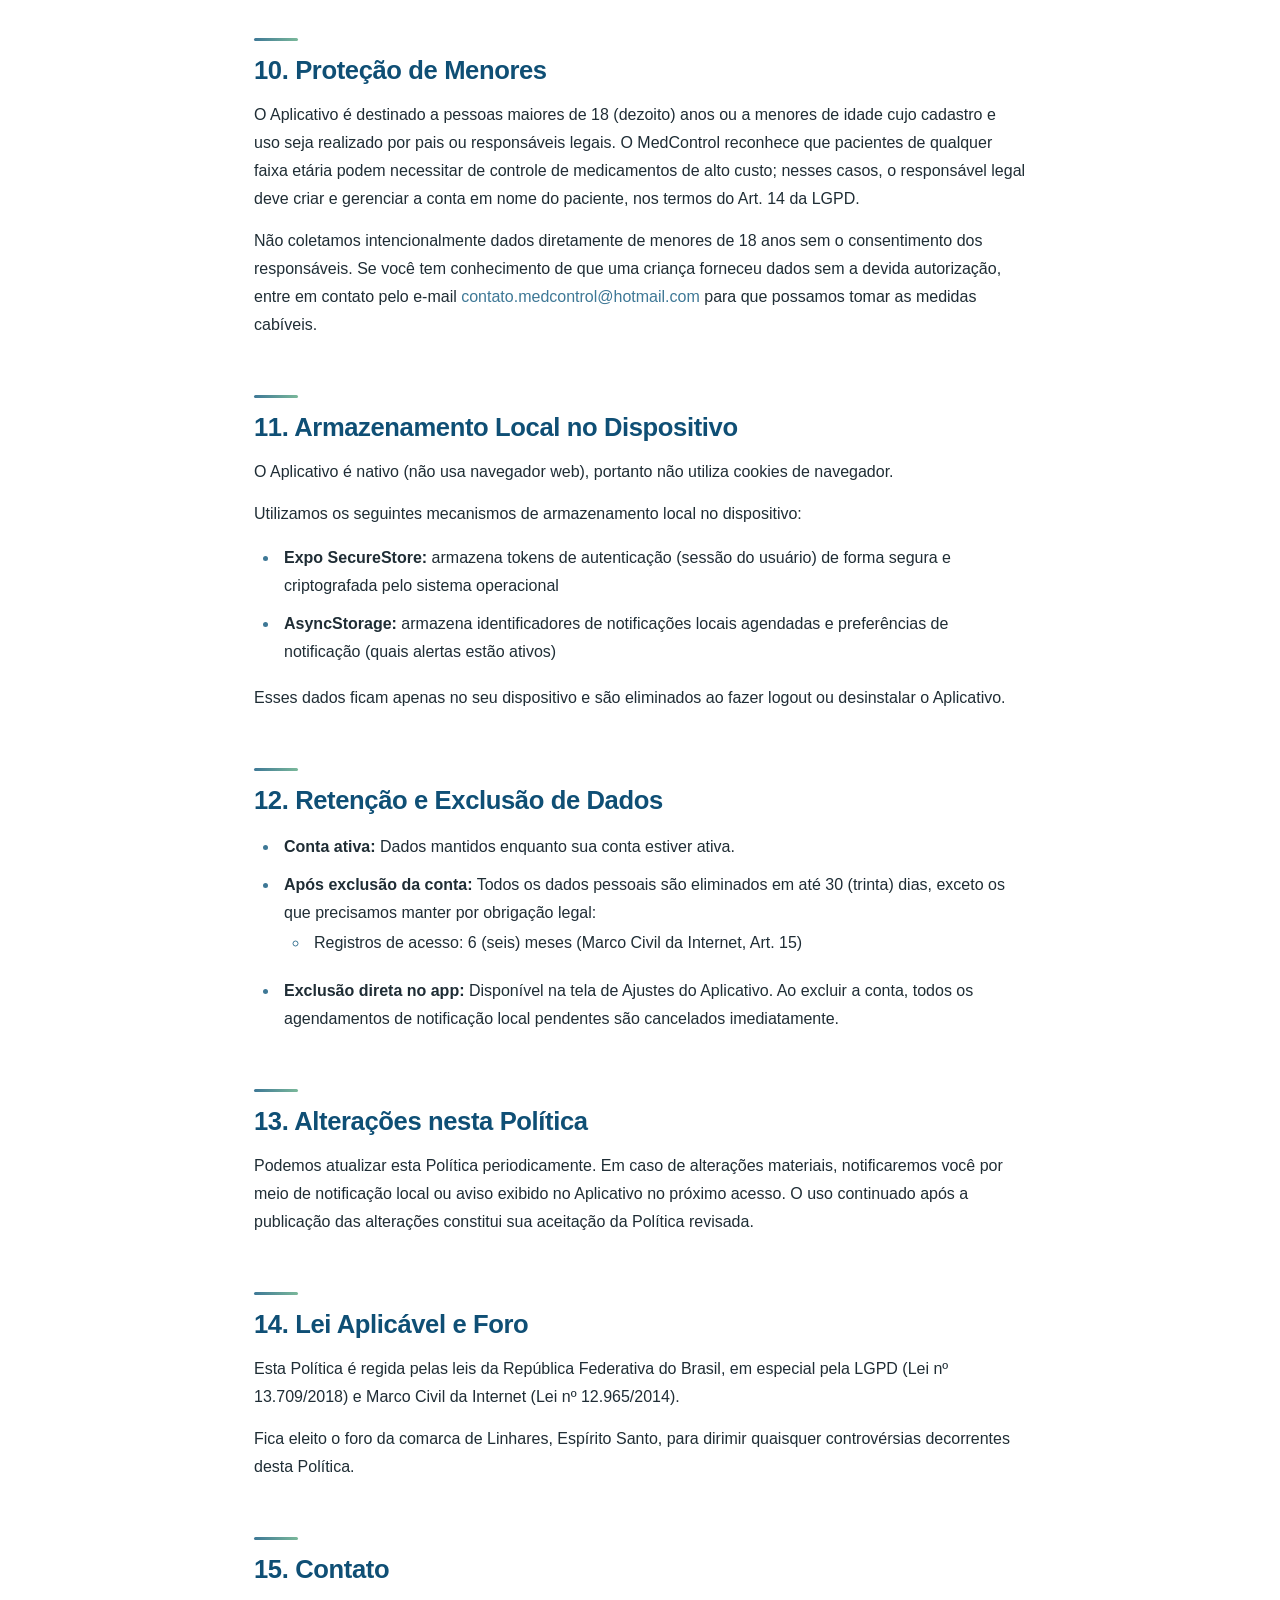
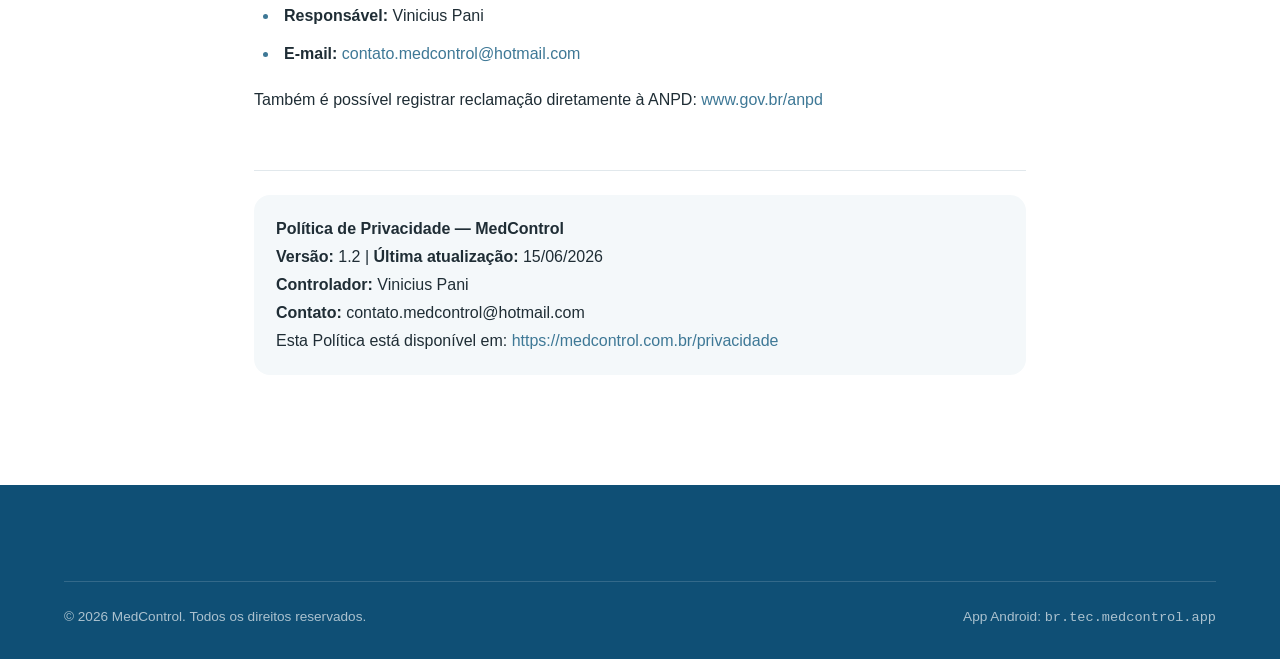
<file: privacidade/index.html>
<!DOCTYPE html>
<html lang="pt-BR">
<head>
  <meta charset="UTF-8" />
  <meta name="viewport" content="width=device-width, initial-scale=1" />
  <title>Política de Privacidade — MedControl</title>
  <meta name="description" content="Política de Privacidade do MedControl em conformidade com a LGPD. Saiba como coletamos, usamos e protegemos seus dados." />
  <meta name="robots" content="index, follow" />
  <meta name="theme-color" content="#3E7896" />
  <link rel="canonical" href="https://privacidade.medcontrol.tec.br/" />

  <link rel="icon" type="image/svg+xml" href="/assets/brand/logo-mark.svg" />
  <link rel="apple-touch-icon" href="/assets/brand/app-icon.svg" />

  <meta property="og:type" content="article" />
  <meta property="og:locale" content="pt_BR" />
  <meta property="og:site_name" content="MedControl" />
  <meta property="og:title" content="Política de Privacidade — MedControl" />
  <meta property="og:description" content="Como coletamos, usamos e protegemos seus dados no MedControl." />
  <meta property="og:url" content="https://privacidade.medcontrol.tec.br/" />
  <meta property="og:image" content="https://medcontrol.tec.br/assets/og/og-image.png" />

  <meta name="twitter:card" content="summary_large_image" />
  <meta name="twitter:title" content="Política de Privacidade — MedControl" />
  <meta name="twitter:description" content="Como coletamos, usamos e protegemos seus dados no MedControl." />

  <link rel="stylesheet" href="/assets/css/styles.css" />
</head>
<body>

<a class="skip-link" href="#main">Pular para o conteúdo</a>

<header class="site-header">
  <div class="container">
    <a class="brand" href="../" aria-label="MedControl - voltar para o site">
      <img class="brand__mark" src="/assets/brand/logo-mark.svg" alt="" width="36" height="36" />
      <span class="brand__wordmark">
        <span class="w-med">Med</span><span class="w-control">Control</span>
      </span>
    </a>
    <nav class="nav" data-nav data-open="false" aria-label="Documentos legais">
      <ul class="nav__list">
        <li><a href="index.html" aria-current="page">Política de Privacidade</a></li>
        <li><a href="termos.html">Termos de Uso</a></li>
        <li><a href="exclusao-de-conta.html">Excluir Conta</a></li>
        <li><a href="../">Voltar ao site</a></li>
      </ul>
    </nav>
  </div>
</header>

<main id="main" class="legal">
  <div class="legal__layout">
    <div class="legal__container">
    <a class="legal__back" href="../">Voltar para o site</a>

    <span class="legal__eyebrow">Documento legal</span>
    <h1>Política de Privacidade &mdash; MedControl</h1>
    <p class="legal__meta-card">
      <strong>Última atualização:</strong> 15/06/2026 &middot;
      <strong>Versão:</strong> 1.2<br />
      <strong>Aplicação:</strong> MedControl &mdash; aplicativo móvel para Android e iOS
    </p>

    <p>Esta Política de Privacidade descreve como Vinicius Pani (&ldquo;eu&rdquo;, &ldquo;meu&rdquo; ou &ldquo;Controlador&rdquo;) coleta, usa, armazena, compartilha e protege as informações pessoais dos usuários (&ldquo;você&rdquo; ou &ldquo;Titular dos Dados&rdquo;) do aplicativo MedControl (&ldquo;Aplicativo&rdquo;). Dados cadastrais completos do Controlador (CPF e endereço) podem ser solicitados pelo e-mail abaixo.</p>
    <p>Esta Política está em conformidade com a Lei Geral de Proteção de Dados (LGPD &mdash; Lei nº 13.709/2018), o Marco Civil da Internet (Lei nº 12.965/2014), o Código de Defesa do Consumidor (Lei nº 8.078/1990) e as diretrizes de privacidade da Google Play Store e da Apple App Store.</p>
    <p>Ao utilizar o Aplicativo, você concorda com os termos desta Política. Se você não concordar, não utilize o Aplicativo.</p>

    <nav class="legal__toc" data-toc data-open="true" aria-label="Sumário do documento">
      <button type="button" class="legal__toc-header" aria-expanded="true" aria-controls="toc-list-privacidade">Sumário</button>
      <ol id="toc-list-privacidade" class="legal__toc-list">
        <li><a href="#secao-1">1. Quem Somos &mdash; Identificação do Controlador</a></li>
        <li><a href="#secao-2">2. Aviso sobre Dados de Saúde</a></li>
        <li><a href="#secao-3">3. Quais dados coletamos e para quê</a></li>
        <li><a href="#secao-4">4. Dados que não coletamos</a></li>
        <li><a href="#secao-5">5. Login com redes sociais</a></li>
        <li><a href="#secao-6">6. Compartilhamento de dados com terceiros</a></li>
        <li><a href="#secao-7">7. Transferência Internacional de Dados</a></li>
        <li><a href="#secao-8">8. Proteção e Segurança dos Dados</a></li>
        <li><a href="#secao-9">9. Seus Direitos como Titular dos Dados</a></li>
        <li><a href="#secao-10">10. Proteção de Menores</a></li>
        <li><a href="#secao-11">11. Armazenamento Local no Dispositivo</a></li>
        <li><a href="#secao-12">12. Retenção e Exclusão de Dados</a></li>
        <li><a href="#secao-13">13. Alterações nesta Política</a></li>
        <li><a href="#secao-14">14. Lei Aplicável e Foro</a></li>
        <li><a href="#secao-15">15. Contato</a></li>
      </ol>
    </nav>

    <h2 id="secao-1">1. Quem Somos &mdash; Identificação do Controlador</h2>
    <p>Controlador dos Dados (nos termos do Art. 5º, VI da LGPD):</p>
    <ul>
      <li><strong>Nome:</strong> Vinicius Pani</li>
      <li><strong>E-mail de privacidade:</strong> <a href="mailto:contato.medcontrol@hotmail.com">contato.medcontrol@hotmail.com</a></li>
      <li><strong>Site:</strong> <a href="https://medcontrol.com.br" target="_blank" rel="noopener noreferrer">https://medcontrol.com.br</a></li>
    </ul>
    <p><small>CPF e endereço completo do Controlador estão disponíveis mediante solicitação pelo e-mail acima, em atendimento ao art. 9º, II e III da LGPD.</small></p>
    <p>Para questões sobre privacidade e proteção de dados, entre em contato pelo e-mail: <a href="mailto:contato.medcontrol@hotmail.com">contato.medcontrol@hotmail.com</a></p>

    <h2 id="secao-2">2. Aviso sobre Dados de Saúde</h2>
    <p>O MedControl coleta informações sobre os medicamentos de uso especial e alto custo utilizados pelo paciente. Nos termos do Art. 11 da LGPD, dados relacionados à saúde são classificados como dados pessoais sensíveis e recebem proteção reforçada.</p>
    <p>O tratamento dessas informações somente ocorre com base no consentimento específico e destacado do titular (Art. 11, I da LGPD) e é realizado exclusivamente para as finalidades descritas nesta Política: auxiliar no controle de retiradas e agendamentos de retorno à farmácia especializada.</p>

    <h2 id="secao-3">3. Quais dados coletamos e para quê</h2>

    <h3>Dados de cadastro e identificação</h3>
    <p><strong>Dados coletados:</strong></p>
    <ul>
      <li>Nome completo (de quem usa o Aplicativo)</li>
      <li>Endereço de e-mail</li>
      <li>Senha (armazenada em formato criptografado, nunca em texto simples)</li>
    </ul>
    <p><strong>Finalidade:</strong></p>
    <ul>
      <li>Criar e gerenciar sua conta no Aplicativo</li>
      <li>Identificar você como usuário autenticado</li>
      <li>Possibilitar o login e acesso aos serviços</li>
    </ul>
    <p><strong>Base Legal (LGPD):</strong></p>
    <ul>
      <li>Art. 7º, V &mdash; Execução de contrato ou procedimentos preliminares</li>
      <li>Art. 7º, I &mdash; Consentimento do titular</li>
    </ul>
    <p><strong>Retenção:</strong> Enquanto sua conta estiver ativa. Após exclusão da conta, os dados são eliminados em até 30 (trinta) dias, salvo obrigação legal que exija retenção por prazo superior.</p>

    <h3>Dados do paciente (perfil)</h3>
    <p><strong>Dados coletados:</strong></p>
    <ul>
      <li>Nome do paciente (pode ser você mesmo ou uma pessoa sob seus cuidados)</li>
      <li>Número do processo na Farmácia Cidadã Estadual (opcional)</li>
      <li>Observações de saúde (alergias, condições, outras anotações &mdash; opcional)</li>
    </ul>
    <p><strong>Finalidade:</strong></p>
    <ul>
      <li>Personalizar a experiência e os lembretes do Aplicativo</li>
      <li>Identificar o paciente para o qual os medicamentos são controlados</li>
    </ul>
    <p><strong>Base Legal (LGPD):</strong></p>
    <ul>
      <li>Art. 7º, V &mdash; Execução de contrato</li>
      <li>Art. 7º, I &mdash; Consentimento do titular</li>
    </ul>
    <p><strong>Retenção:</strong> Enquanto sua conta estiver ativa. Excluídos em até 30 dias após o encerramento da conta.</p>

    <h3>Dados de saúde &mdash; medicamentos e tratamento</h3>
    <div class="legal__warning" role="note">
      <p><strong>ATENÇÃO: Estes são dados pessoais sensíveis (Art. 11 da LGPD).</strong></p>
    </div>
    <p><strong>Dados coletados:</strong></p>
    <ul>
      <li>Nome dos medicamentos de alto custo cadastrados</li>
      <li>Tipo do medicamento (Padrão, Judicial ou Normal)</li>
      <li>Ciclo de retiradas (quantidade buscada / total do ciclo)</li>
      <li>Status de cada medicamento (Pendente, Retirado ou Atrasado)</li>
      <li>Histórico de retiradas realizadas</li>
      <li>Informações sobre documentos obrigatórios (formulário, receita, exames)</li>
    </ul>
    <p><strong>Finalidade:</strong></p>
    <ul>
      <li>Controlar o ciclo de retiradas de medicamentos de dispensação especial</li>
      <li>Alertar sobre documentos necessários para o próximo retorno à farmácia</li>
      <li>Exibir o histórico de retiradas realizadas</li>
    </ul>
    <p><strong>Base Legal (LGPD):</strong></p>
    <ul>
      <li>Art. 11, I &mdash; Consentimento específico e destacado do titular ou de seu responsável legal, para finalidade determinada</li>
    </ul>
    <p><strong>Retenção:</strong> Enquanto sua conta estiver ativa. Excluídos em até 30 dias após o encerramento da conta.</p>

    <h3>Dados de agendamento de retornos</h3>
    <p><strong>Dados coletados:</strong></p>
    <ul>
      <li>Data e horário dos retornos à farmácia agendados</li>
      <li>Status de realização do retorno (realizado / não realizado)</li>
      <li>Observações sobre o retorno (opcional)</li>
      <li>Vínculo entre o retorno e os medicamentos a retirar</li>
    </ul>
    <p><strong>Finalidade:</strong></p>
    <ul>
      <li>Organizar e lembrar você sobre as datas de retorno à farmácia</li>
      <li>Disparar notificações locais de lembrete no seu dispositivo</li>
    </ul>
    <p><strong>Base Legal (LGPD):</strong></p>
    <ul>
      <li>Art. 7º, V &mdash; Execução de contrato</li>
    </ul>
    <p><strong>Retenção:</strong> Histórico de retornos mantido enquanto a conta estiver ativa. Excluído em até 30 dias após o encerramento da conta.</p>

    <h3>Dados de notificações locais</h3>
    <p><strong>Dados coletados:</strong></p>
    <ul>
      <li>Identificadores das notificações locais agendadas (armazenados apenas no dispositivo, em AsyncStorage)</li>
      <li>Preferências de notificação (quais alertas e com que antecedência)</li>
    </ul>
    <p><strong>Finalidade:</strong> Enviar lembretes automáticos sobre retornos à farmácia diretamente no dispositivo (1 dia antes, manhã do dia, 1h, 2h ou 3h antes do horário).</p>
    <p><strong>IMPORTANTE:</strong> O MedControl utiliza exclusivamente notificações locais agendadas no próprio dispositivo. Não coletamos nem transmitimos tokens de dispositivo (FCM/APNs) para servidores remotos &mdash; os lembretes funcionam sem conexão com a internet após agendados.</p>
    <p><strong>Base Legal (LGPD):</strong></p>
    <ul>
      <li>Art. 7º, I &mdash; Consentimento (solicitado ao usuário pelo sistema operacional)</li>
    </ul>
    <p><strong>Retenção:</strong> As preferências são eliminadas do dispositivo ao fazer logout ou desinstalar o Aplicativo.</p>
    <p>Você pode desativar as notificações a qualquer momento nas configurações do seu dispositivo ou dentro do Aplicativo.</p>

    <h3>Dados de diagnóstico e monitoramento de desempenho (Sentry)</h3>
    <p>O Aplicativo utiliza o Sentry &mdash; plataforma terceirizada de monitoramento de erros e desempenho (Sentry, Inc., San Francisco, EUA) &mdash; para detectar e corrigir falhas técnicas de forma proativa. O Sentry opera em segundo plano, de modo transparente, sem qualquer interface visível ao usuário final.</p>
    <p><strong>Dados enviados ao Sentry:</strong></p>

    <p><strong>a) Dados de identificação técnica:</strong></p>
    <ul>
      <li>Identificador de conta (UUID gerado pelo Supabase &mdash; cadeia alfanumérica sem valor de identificação direta fora do sistema, ex.: a1b2c3d4-...)</li>
      <li>Endereço de e-mail (associado ao evento de erro para que problemas relatados por usuários possam ser localizados nos registros técnicos)</li>
    </ul>

    <p><strong>b) Dados de erros e falhas (Crash Reporting):</strong></p>
    <ul>
      <li>Tipo e mensagem técnica do erro (ex.: &ldquo;TypeError&rdquo;, &ldquo;NetworkError&rdquo;)</li>
      <li>Stack trace &mdash; sequência de funções do código-fonte executadas antes do erro (referencia arquivos e linhas do código do desenvolvedor, não dados do usuário)</li>
      <li>Nome do serviço onde ocorreu o erro (ex.: &ldquo;medicamentoService.listar&rdquo;)</li>
      <li>Trilha de ações realizadas antes do erro (breadcrumbs)</li>
    </ul>

    <p><strong>c) Dados de desempenho (Performance Monitoring):</strong></p>
    <ul>
      <li>Nome técnico e duração em milissegundos de operações instrumentadas</li>
      <li>Status da operação (sucesso ou erro)</li>
    </ul>
    <p>Nota: apenas 20% das operações são amostradas (tracesSampleRate: 0.2); não há transmissão contínua.</p>

    <p><strong>d) Dados técnicos do dispositivo (coletados automaticamente pelo SDK):</strong></p>
    <ul>
      <li>Modelo do dispositivo (ex.: Samsung Galaxy A54) e versão do SO</li>
      <li>Versão do Aplicativo instalada</li>
      <li>Nível de bateria e memória disponível no momento do evento</li>
      <li>Tipo de conectividade (Wi-Fi, dados móveis ou sem conexão)</li>
      <li>Fuso horário e idioma configurados no dispositivo</li>
    </ul>

    <p><strong>e) Dados de sessão e ambiente:</strong></p>
    <ul>
      <li>Timestamp do evento em UTC</li>
      <li>Duração da sessão até o momento do erro</li>
      <li>Ambiente (&ldquo;production&rdquo; ou &ldquo;development&rdquo;)</li>
    </ul>

    <p><strong>Finalidade:</strong></p>
    <ul>
      <li>Detectar e corrigir automaticamente falhas e travamentos do Aplicativo</li>
      <li>Registrar erros de comunicação com o banco de dados (Supabase)</li>
      <li>Medir o desempenho de operações críticas do sistema</li>
      <li>Permitir correção de problemas antes que o usuário precise reportar</li>
    </ul>

    <p><strong>Base Legal (LGPD):</strong></p>
    <ul>
      <li>Art. 7º, IX &mdash; Legítimo interesse do controlador: monitoramento de erros e desempenho é necessário para manutenção da qualidade e segurança do serviço</li>
      <li>Art. 7º, V &mdash; Execução de contrato: o desenvolvedor tem obrigação de manter o Aplicativo funcionando corretamente para os usuários</li>
    </ul>

    <p><strong>Retenção:</strong> Os dados são retidos por 30 (trinta) dias nos servidores do Sentry (plano Developer gratuito), sendo eliminados automaticamente ao final desse prazo.</p>

    <div class="legal__warning" role="note">
      <p><strong>IMPORTANTE &mdash; Dado de saúde NÃO enviado:</strong> informações clínicas (nome de medicamentos, número de processo SUS, datas de retorno, histórico de retiradas, observações de saúde) NÃO são transmitidas ao Sentry em nenhuma hipótese. O monitoramento é realizado exclusivamente nos serviços de infraestrutura (banco de dados, rede, autenticação).</p>
    </div>

    <h2 id="secao-4">4. Dados que não coletamos</h2>
    <p>O MedControl <strong>NÃO coleta</strong>:</p>
    <ul>
      <li>Senhas em texto simples &mdash; senhas são gerenciadas pelo Supabase Auth com criptografia segura e nunca ficam visíveis, nem para nós</li>
      <li>Dados de localização GPS &mdash; o Aplicativo não acessa a localização do dispositivo</li>
      <li>Imagens ou câmera &mdash; o Aplicativo não acessa câmera, galeria ou fotos</li>
      <li>Contatos da agenda do dispositivo &mdash; não acessamos sua lista de contatos</li>
      <li>Dados biométricos &mdash; não utilizamos impressão digital, Face ID ou similares</li>
      <li>Dados de pagamento &mdash; o Aplicativo é gratuito e não realiza cobranças</li>
      <li>Dados clínicos nos relatórios de diagnóstico técnico &mdash; informações de saúde (nome de medicamentos, processo SUS, datas de retorno, histórico de retiradas, observações clínicas) nunca são enviadas ao Sentry ou a qualquer outra ferramenta de diagnóstico; veja a Seção 3 para o detalhamento completo do que é e do que não é transmitido ao Sentry</li>
      <li>Rastreamento comportamental para marketing &mdash; não utilizamos Firebase Analytics, Crashlytics ou quaisquer ferramentas de análise de comportamento do usuário com fins publicitários ou de perfilamento comercial</li>
      <li>Tokens de push notification remotos &mdash; não transmitimos identificadores de dispositivo para servidores de notificação externos</li>
    </ul>

    <h2 id="secao-5">5. Login com redes sociais</h2>
    <p>Você pode criar sua conta ou fazer login utilizando sua conta do Google. Quando você escolhe essa opção:</p>
    <ul>
      <li>Somos notificados pelo provedor (Google LLC) que você autorizou o acesso</li>
      <li>Recebemos apenas as informações necessárias para criar sua conta: nome e endereço de e-mail vinculados à conta Google</li>
      <li>A autenticação usa o protocolo OAuth 2.0 com fluxo PKCE (seguro) via Supabase Auth</li>
    </ul>
    <p>Você pode revogar o acesso do MedControl a qualquer momento nas configurações de segurança da sua conta Google.</p>
    <p>Política de privacidade do provedor de login social:</p>
    <ul>
      <li>Google LLC: <a href="https://policies.google.com/privacy" target="_blank" rel="noopener noreferrer">https://policies.google.com/privacy</a></li>
    </ul>

    <h2 id="secao-6">6. Compartilhamento de dados com terceiros</h2>
    <p>Seus dados pessoais podem ser compartilhados com terceiros nas seguintes situações:</p>

    <h3>6.1 Prestadores de serviço (Operadores nos termos da LGPD)</h3>
    <p>Utilizamos o seguinte prestador de serviço de infraestrutura:</p>
    <div class="legal__table-wrap">
      <table>
        <thead>
          <tr>
            <th>Prestador</th>
            <th>Finalidade</th>
            <th>Dados compartilhados</th>
            <th>Política de Privacidade</th>
          </tr>
        </thead>
        <tbody>
          <tr>
            <td>Supabase, Inc.</td>
            <td>Banco de dados em nuvem (PostgreSQL), autenticação de usuários e APIs do back-end. Localização dos servidores: Estados Unidos da América (AWS us-east-1)</td>
            <td>Dados de cadastro (nome, e-mail), dados do perfil do paciente, medicamentos, retornos, retiradas</td>
            <td><a href="https://supabase.com/privacy" target="_blank" rel="noopener noreferrer">supabase.com/privacy</a></td>
          </tr>
          <tr>
            <td>Google LLC</td>
            <td>Autenticação OAuth 2.0 (apenas para usuários que usam login com Google)</td>
            <td>Nome e e-mail da conta Google (somente no momento do login)</td>
            <td><a href="https://policies.google.com/privacy" target="_blank" rel="noopener noreferrer">policies.google.com/privacy</a></td>
          </tr>
          <tr>
            <td>Sentry, Inc.</td>
            <td>Monitoramento de erros e desempenho do Aplicativo (diagnóstico técnico, detecção de falhas, medição de performance). Localização dos servidores: Estados Unidos da América (San Francisco, CA). Certificação: EU-U.S. Data Privacy Framework</td>
            <td>Identificador de conta (UUID), endereço de e-mail, logs de erros técnicos (stack traces, breadcrumbs), dados técnicos do dispositivo e dados de desempenho (veja Seção 3 &mdash; Dados de Diagnóstico)</td>
            <td><a href="https://sentry.io/privacy/" target="_blank" rel="noopener noreferrer">sentry.io/privacy</a></td>
          </tr>
        </tbody>
      </table>
    </div>

    <h3>6.2 Obrigação legal</h3>
    <p>Podemos divulgar seus dados quando exigido por lei, ordem judicial, autoridade competente, ou para proteger direitos legais, segurança de usuários ou de terceiros (Art. 7º, II e III da LGPD).</p>

    <h3>6.3 O que não fazemos</h3>
    <ul>
      <li><strong>NÃO vendemos</strong> seus dados pessoais a terceiros</li>
      <li><strong>NÃO compartilhamos</strong> seus dados para fins publicitários de terceiros</li>
      <li><strong>NÃO utilizamos</strong> seus dados de saúde para quaisquer finalidades além das descritas nesta Política</li>
    </ul>

    <h2 id="secao-7">7. Transferência Internacional de Dados</h2>
    <p>Dois prestadores de serviço processam dados em servidores localizados nos Estados Unidos da América: Supabase, Inc. e Sentry, Inc. A transferência é realizada com as seguintes garantias, em conformidade com o Art. 33 da LGPD:</p>

    <h3>Supabase, Inc. &mdash; Banco de dados, autenticação e APIs</h3>
    <p>Adota cláusulas contratuais padrão de proteção de dados e políticas de segurança compatíveis com as melhores práticas do setor. Os dados são protegidos em trânsito (HTTPS/TLS) e em repouso (criptografia).</p>
    <p>Conformidade e segurança: <a href="https://supabase.com/security" target="_blank" rel="noopener noreferrer">https://supabase.com/security</a></p>

    <h3>Sentry, Inc. &mdash; Monitoramento de erros e desempenho</h3>
    <p>Certificada sob o EU-U.S. Data Privacy Framework e adota Cláusulas Contratuais Padrão (SCCs) para transferência internacional de dados. Todos os dados são transmitidos via HTTPS (TLS 1.2+).</p>
    <ul>
      <li>DPA: <a href="https://sentry.io/legal/dpa/" target="_blank" rel="noopener noreferrer">https://sentry.io/legal/dpa/</a></li>
      <li>Política de Privacidade: <a href="https://sentry.io/privacy/" target="_blank" rel="noopener noreferrer">https://sentry.io/privacy/</a></li>
    </ul>

    <h2 id="secao-8">8. Proteção e Segurança dos Dados</h2>
    <p>Adotamos medidas técnicas e organizacionais adequadas para proteger seus dados (Art. 46 da LGPD), incluindo:</p>
    <ul>
      <li>Criptografia de dados em trânsito (HTTPS/TLS) em toda comunicação com o servidor</li>
      <li>Senhas gerenciadas pelo Supabase Auth com hash criptográfico (não reversível) &mdash; nunca armazenadas em texto simples</li>
      <li>Tokens de autenticação armazenados no Expo SecureStore do dispositivo (armazenamento seguro do sistema operacional)</li>
      <li>Row Level Security (RLS) no banco de dados &mdash; cada usuário acessa apenas seus próprios dados, isolados dos demais</li>
      <li>Autenticação OAuth com fluxo PKCE (Proof Key for Code Exchange) para login social, prevenindo interceptação de tokens</li>
      <li>Preferências e identificadores de notificação armazenados localmente no AsyncStorage do dispositivo, sem transmissão para servidores</li>
    </ul>
    <p>Em caso de incidente de segurança que possa afetar seus dados, notificaremos você e a ANPD conforme o Art. 48 da LGPD.</p>

    <h2 id="secao-9">9. Seus Direitos como Titular dos Dados (Art. 18 da LGPD)</h2>
    <p>A LGPD garante a você os seguintes direitos, exercíveis pelo e-mail <a href="mailto:contato.medcontrol@hotmail.com">contato.medcontrol@hotmail.com</a>:</p>
    <ol>
      <li><strong>Confirmação e acesso</strong> &mdash; Confirmar se tratamos seus dados e acessar uma cópia dos dados que mantemos sobre você.</li>
      <li><strong>Correção</strong> &mdash; Solicitar a correção de dados incompletos, inexatos ou desatualizados.</li>
      <li><strong>Anonimização, bloqueio ou eliminação</strong> &mdash; Solicitar que dados desnecessários ou tratados em desconformidade com a LGPD sejam anonimizados, bloqueados ou eliminados.</li>
      <li><strong>Portabilidade</strong> &mdash; Solicitar a portabilidade dos seus dados a outro fornecedor de serviço, observados os segredos comercial e industrial.</li>
      <li><strong>Eliminação dos dados</strong> &mdash; Solicitar a eliminação dos dados tratados com base no seu consentimento, exceto nos casos previstos em lei. Você também pode excluir sua conta diretamente dentro do Aplicativo, na tela de Ajustes.</li>
      <li><strong>Informação sobre compartilhamento</strong> &mdash; Obter informações sobre as entidades com as quais compartilhamos seus dados.</li>
      <li><strong>Revogação do consentimento</strong> &mdash; Revogar o consentimento para tratamentos baseados nele, incluindo o consentimento específico para dados de saúde, sem prejuízo da licitude dos tratamentos anteriores.</li>
      <li><strong>Oposição</strong> &mdash; Opor-se a tratamentos que violem a LGPD.</li>
      <li><strong>Petição à ANPD</strong> &mdash; Apresentar petição perante a Autoridade Nacional de Proteção de Dados (<a href="https://www.gov.br/anpd/" target="_blank" rel="noopener noreferrer">www.gov.br/anpd</a>).</li>
    </ol>
    <p><strong>Prazo de resposta:</strong> Atendemos às solicitações em até 15 (quinze) dias úteis.</p>
    <p><strong>Exclusão de conta no app:</strong> Você pode excluir sua conta e todos os dados associados diretamente pelo Aplicativo, na tela de Ajustes, a qualquer momento, sem necessidade de contato por e-mail.</p>
    <p><strong>Dados no Sentry:</strong> Ao excluir sua conta, os envios futuros de dados técnicos ao Sentry são imediatamente encerrados. Os dados de diagnóstico já enviados ao Sentry são eliminados automaticamente em até 30 (trinta) dias, conforme a política de retenção da plataforma (plano Developer gratuito).</p>

    <h2 id="secao-10">10. Proteção de Menores</h2>
    <p>O Aplicativo é destinado a pessoas maiores de 18 (dezoito) anos ou a menores de idade cujo cadastro e uso seja realizado por pais ou responsáveis legais. O MedControl reconhece que pacientes de qualquer faixa etária podem necessitar de controle de medicamentos de alto custo; nesses casos, o responsável legal deve criar e gerenciar a conta em nome do paciente, nos termos do Art. 14 da LGPD.</p>
    <p>Não coletamos intencionalmente dados diretamente de menores de 18 anos sem o consentimento dos responsáveis. Se você tem conhecimento de que uma criança forneceu dados sem a devida autorização, entre em contato pelo e-mail <a href="mailto:contato.medcontrol@hotmail.com">contato.medcontrol@hotmail.com</a> para que possamos tomar as medidas cabíveis.</p>

    <h2 id="secao-11">11. Armazenamento Local no Dispositivo</h2>
    <p>O Aplicativo é nativo (não usa navegador web), portanto não utiliza cookies de navegador.</p>
    <p>Utilizamos os seguintes mecanismos de armazenamento local no dispositivo:</p>
    <ul>
      <li><strong>Expo SecureStore:</strong> armazena tokens de autenticação (sessão do usuário) de forma segura e criptografada pelo sistema operacional</li>
      <li><strong>AsyncStorage:</strong> armazena identificadores de notificações locais agendadas e preferências de notificação (quais alertas estão ativos)</li>
    </ul>
    <p>Esses dados ficam apenas no seu dispositivo e são eliminados ao fazer logout ou desinstalar o Aplicativo.</p>

    <h2 id="secao-12">12. Retenção e Exclusão de Dados</h2>
    <ul>
      <li><strong>Conta ativa:</strong> Dados mantidos enquanto sua conta estiver ativa.</li>
      <li><strong>Após exclusão da conta:</strong> Todos os dados pessoais são eliminados em até 30 (trinta) dias, exceto os que precisamos manter por obrigação legal:
        <ul>
          <li>Registros de acesso: 6 (seis) meses (Marco Civil da Internet, Art. 15)</li>
        </ul>
      </li>
      <li><strong>Exclusão direta no app:</strong> Disponível na tela de Ajustes do Aplicativo. Ao excluir a conta, todos os agendamentos de notificação local pendentes são cancelados imediatamente.</li>
    </ul>

    <h2 id="secao-13">13. Alterações nesta Política</h2>
    <p>Podemos atualizar esta Política periodicamente. Em caso de alterações materiais, notificaremos você por meio de notificação local ou aviso exibido no Aplicativo no próximo acesso. O uso continuado após a publicação das alterações constitui sua aceitação da Política revisada.</p>

    <h2 id="secao-14">14. Lei Aplicável e Foro</h2>
    <p>Esta Política é regida pelas leis da República Federativa do Brasil, em especial pela LGPD (Lei nº 13.709/2018) e Marco Civil da Internet (Lei nº 12.965/2014).</p>
    <p>Fica eleito o foro da comarca de Linhares, Espírito Santo, para dirimir quaisquer controvérsias decorrentes desta Política.</p>

    <h2 id="secao-15">15. Contato</h2>
    <ul>
      <li><strong>Responsável:</strong> Vinicius Pani</li>
      <li><strong>E-mail:</strong> <a href="mailto:contato.medcontrol@hotmail.com">contato.medcontrol@hotmail.com</a></li>
    </ul>
    <p>Também é possível registrar reclamação diretamente à ANPD: <a href="https://www.gov.br/anpd/" target="_blank" rel="noopener noreferrer">www.gov.br/anpd</a></p>

    <hr class="legal__doc-footer-divider" />

    <p class="legal__doc-footer">
      <strong>Política de Privacidade &mdash; MedControl</strong><br />
      <strong>Versão:</strong> 1.2 | <strong>Última atualização:</strong> 15/06/2026<br />
      <strong>Controlador:</strong> Vinicius Pani<br />
      <strong>Contato:</strong> contato.medcontrol@hotmail.com<br />
      Esta Política está disponível em: <a href="https://medcontrol.com.br/privacidade" target="_blank" rel="noopener noreferrer">https://medcontrol.com.br/privacidade</a>
    </p>
    </div>
  </div>
</main>

<footer class="site-footer">
  <div class="container">
    <div class="footer__legal">
      <span>&copy; <span data-year>2026</span> MedControl. Todos os direitos reservados.</span>
      <span>App Android: <code>br.tec.medcontrol.app</code></span>
    </div>
  </div>
</footer>

<script src="/assets/js/script.js" defer></script>
</body>
</html>
</file>
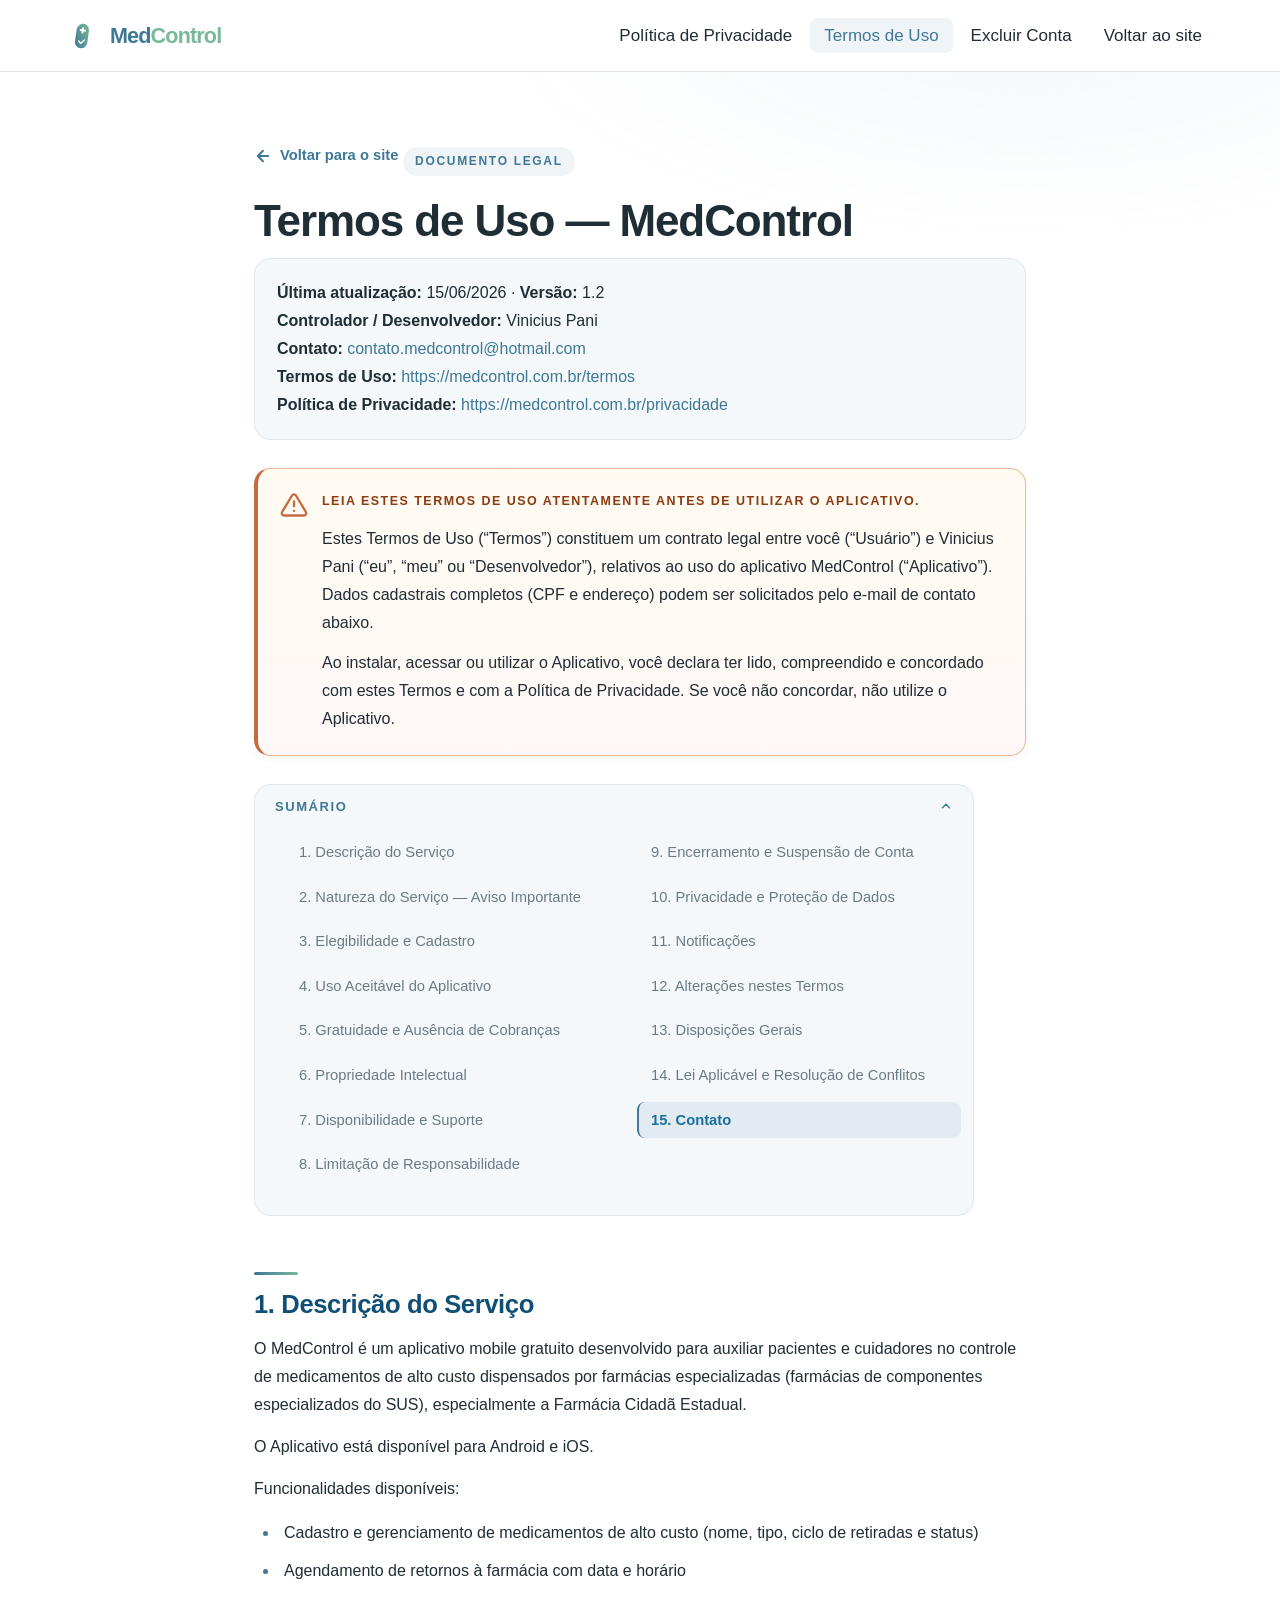
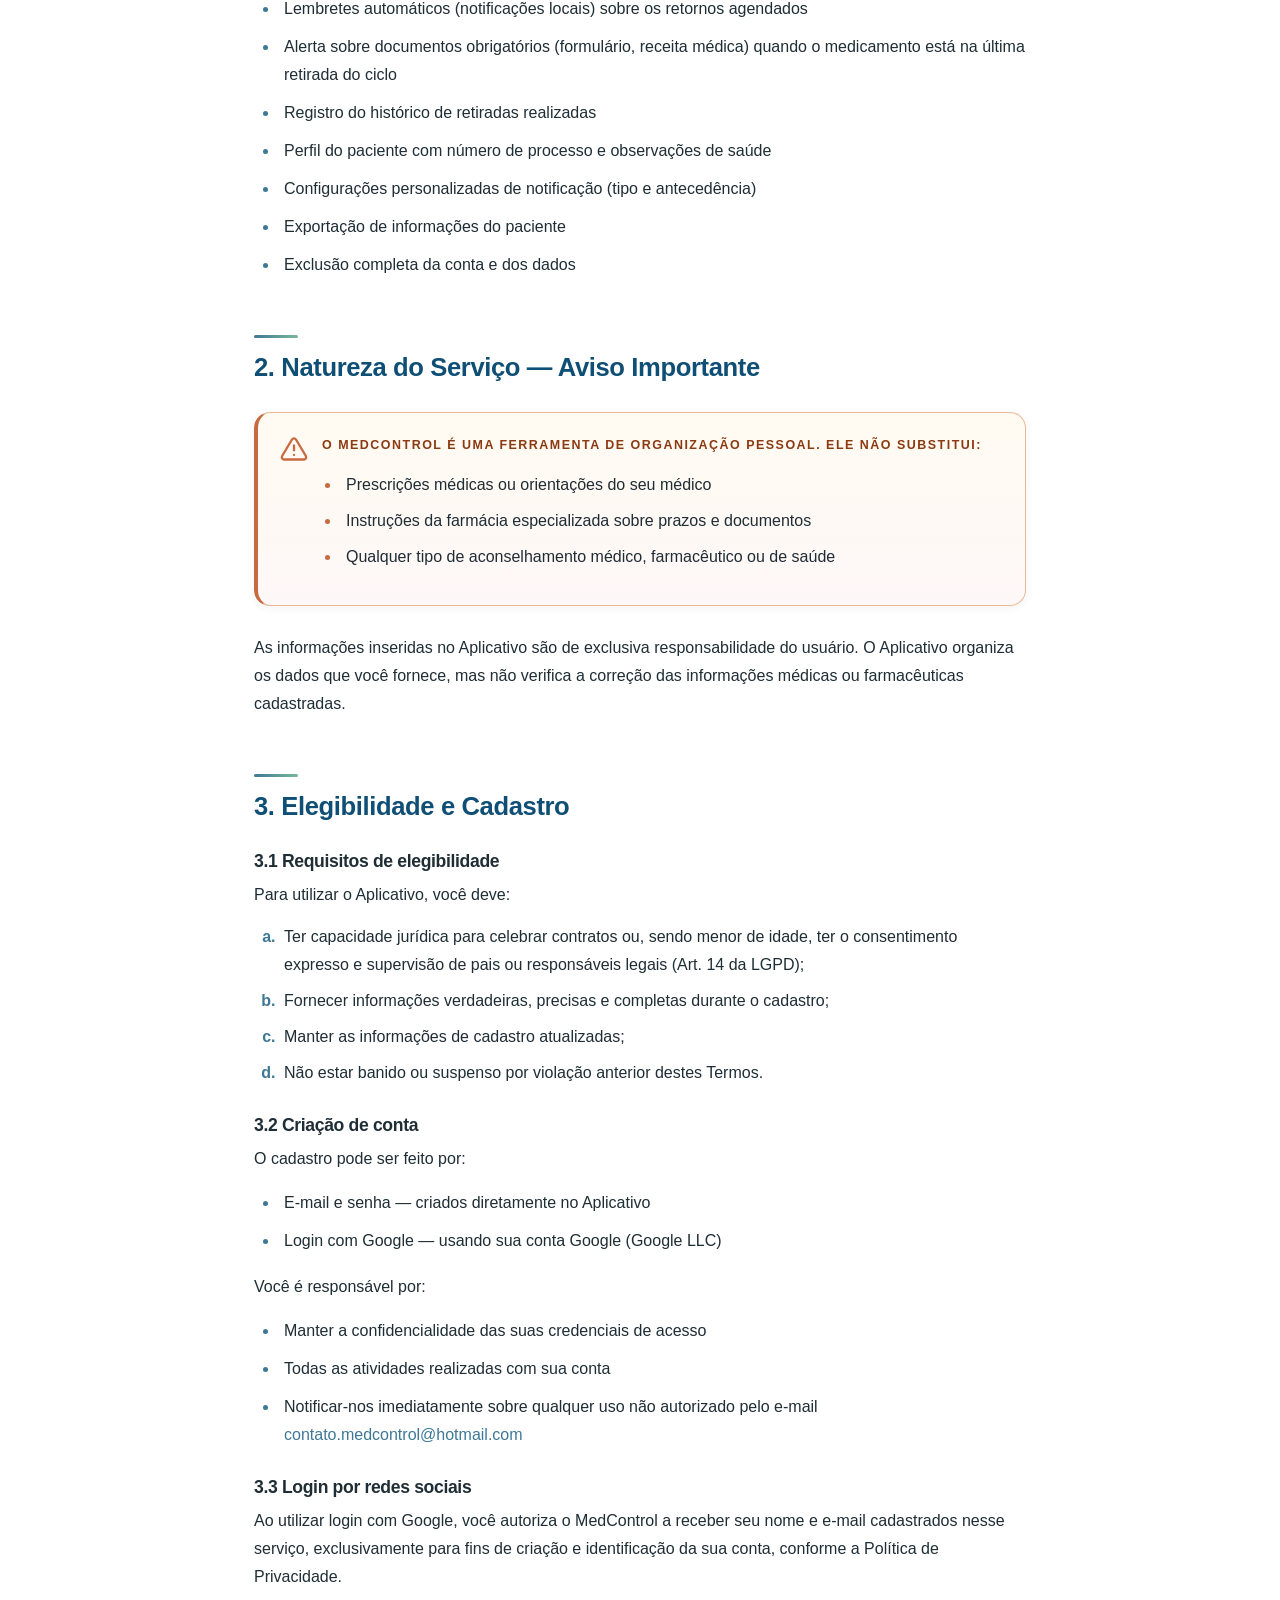
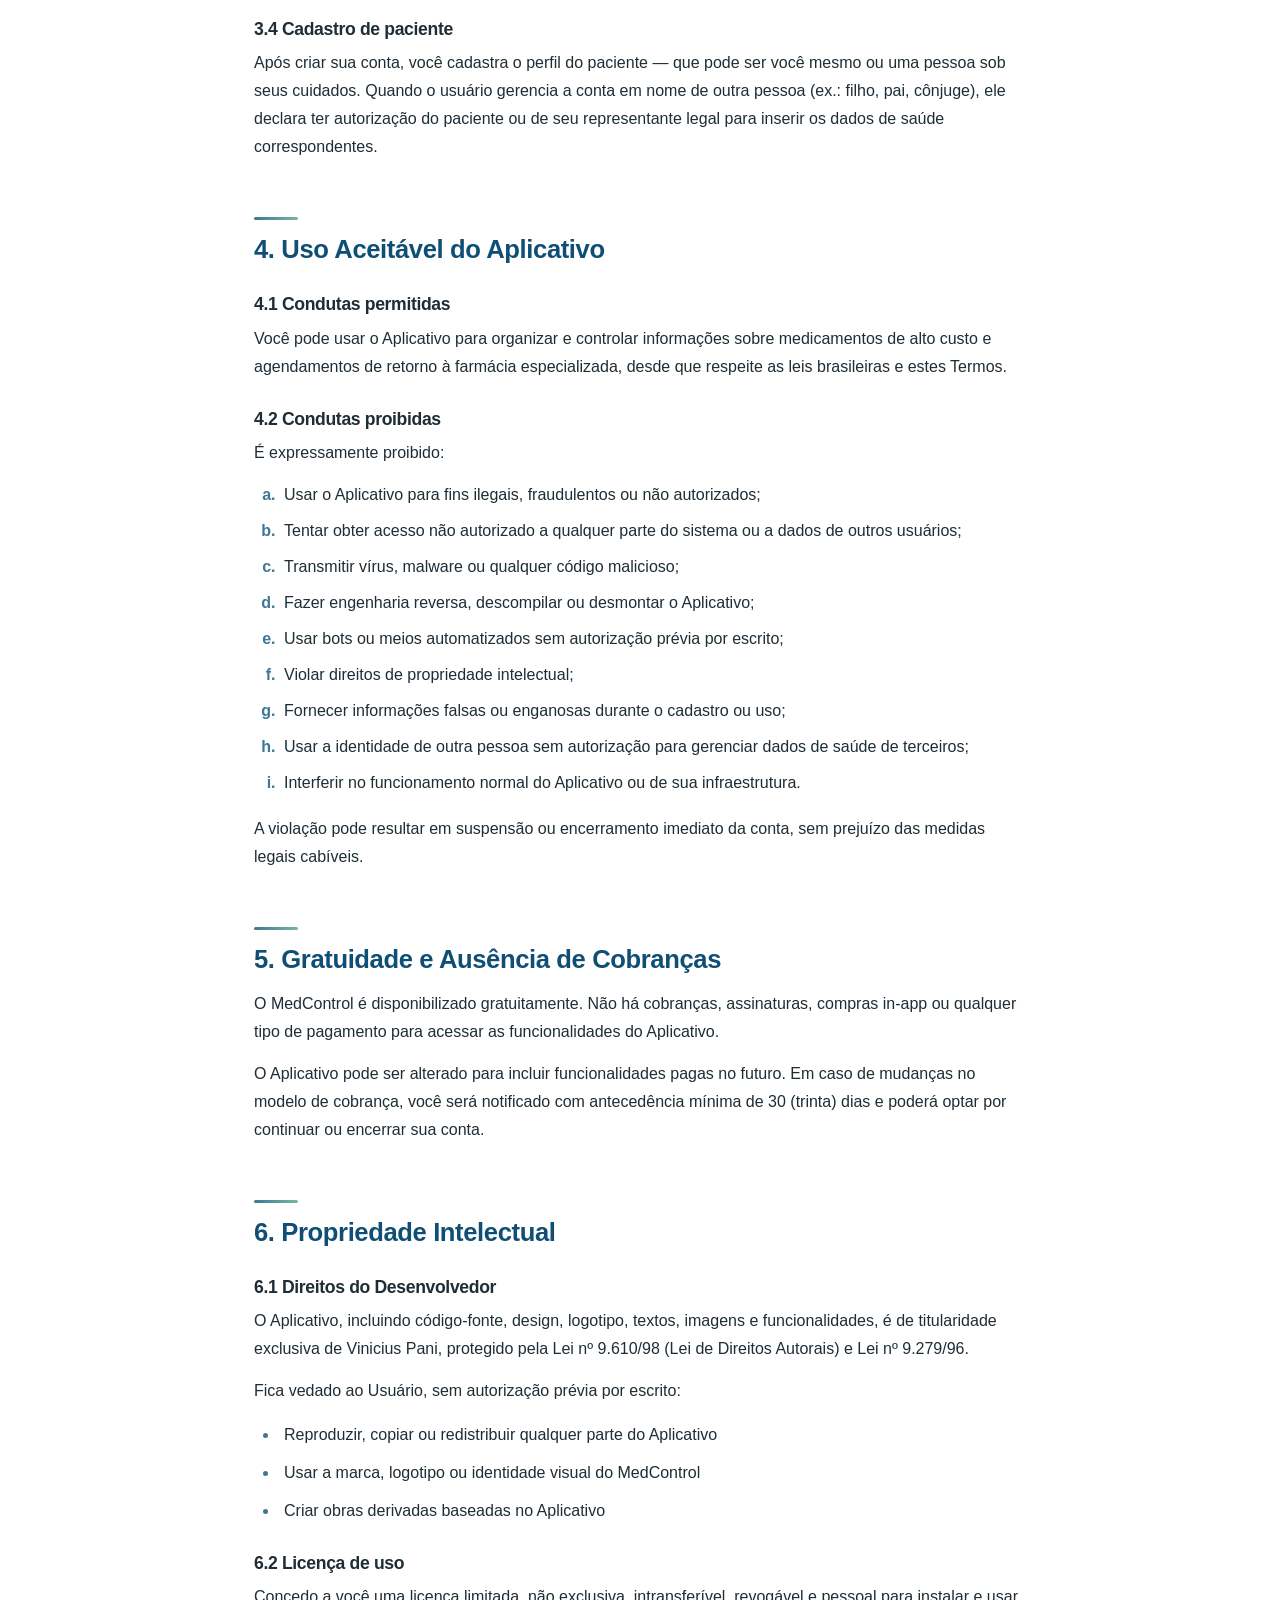
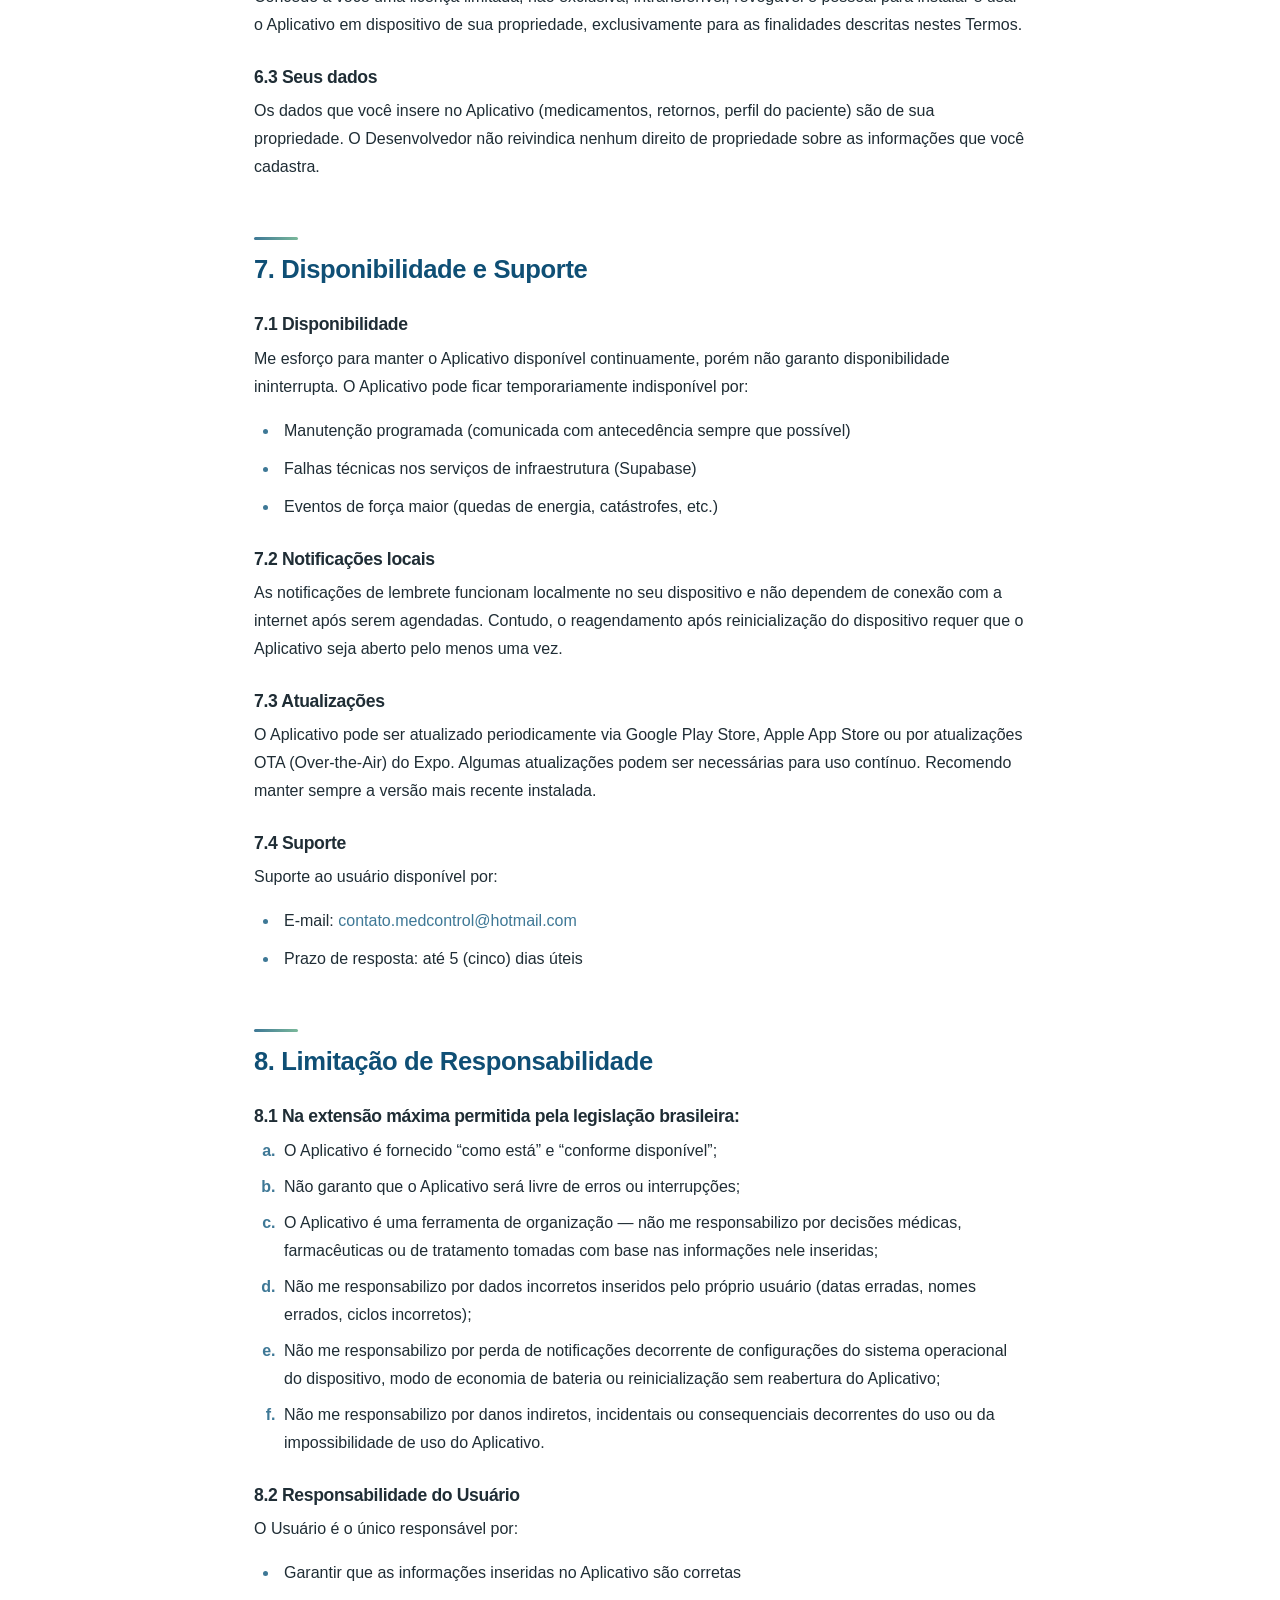
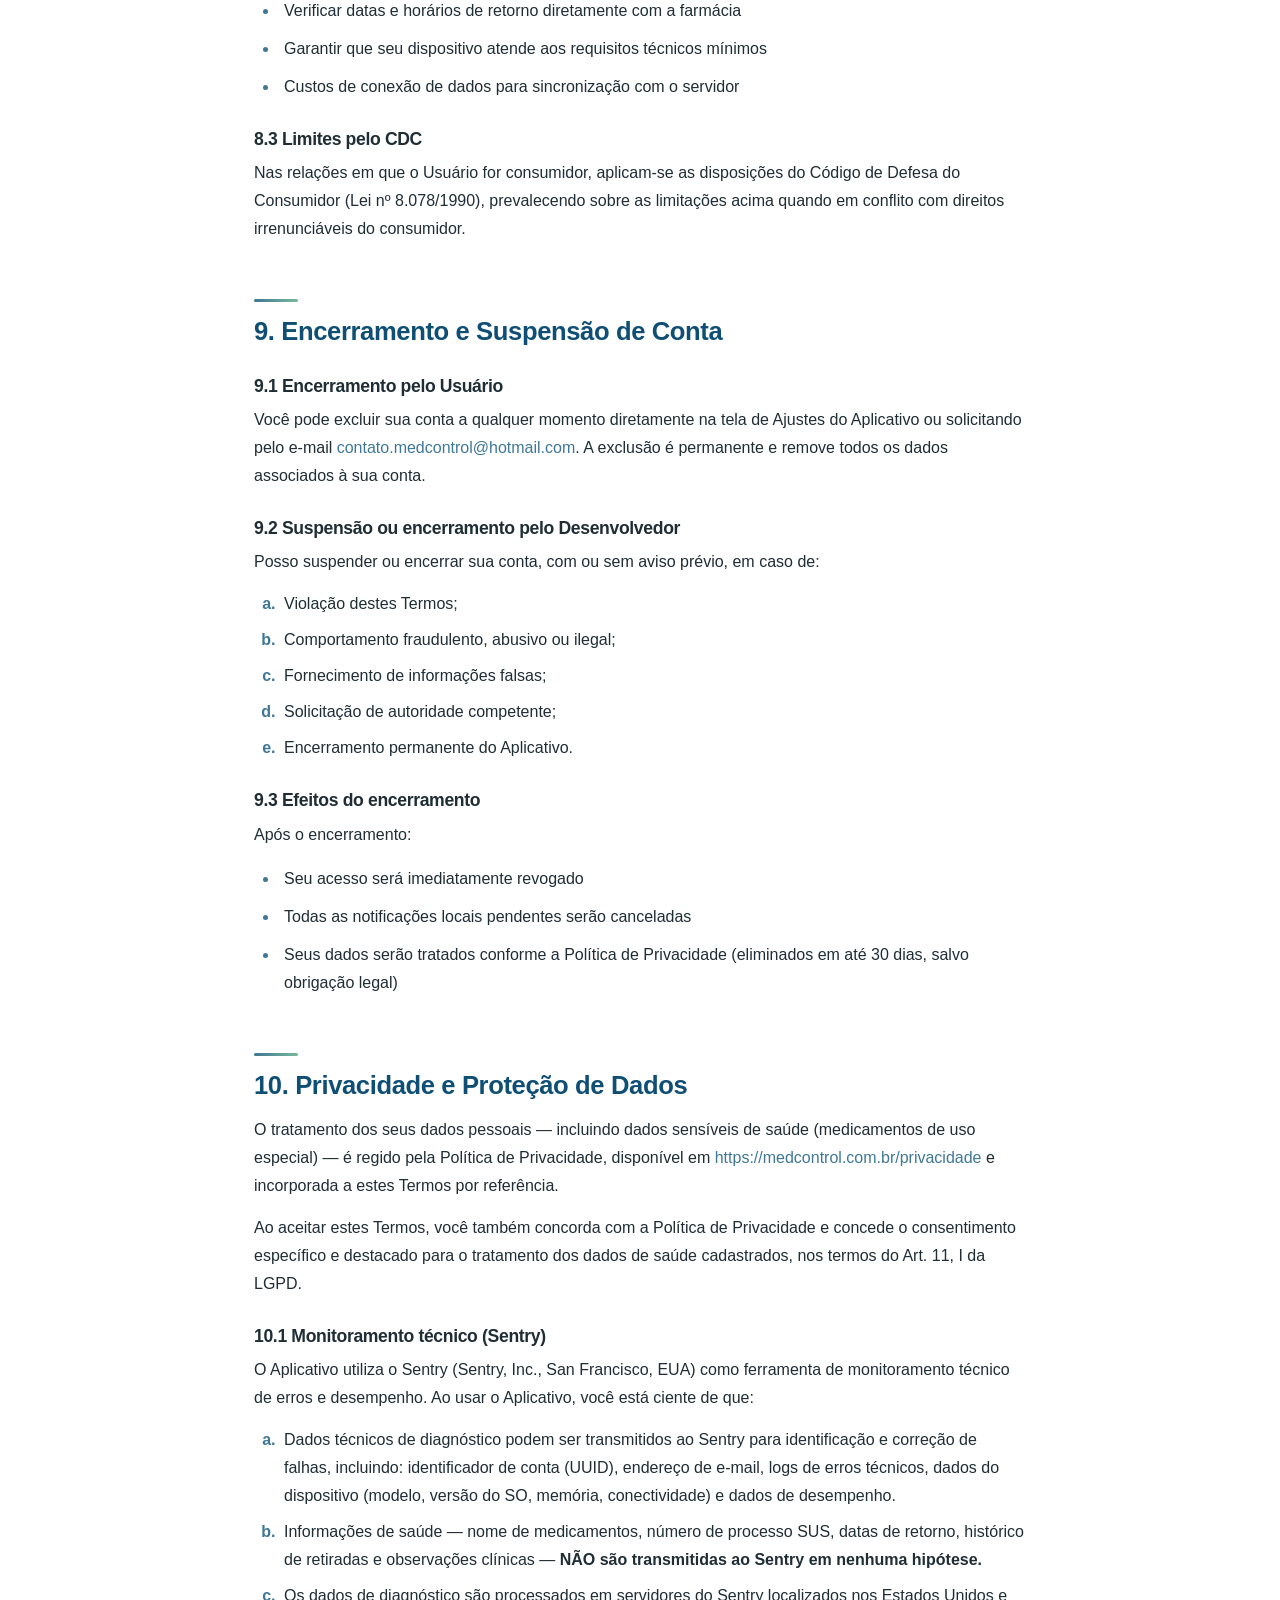
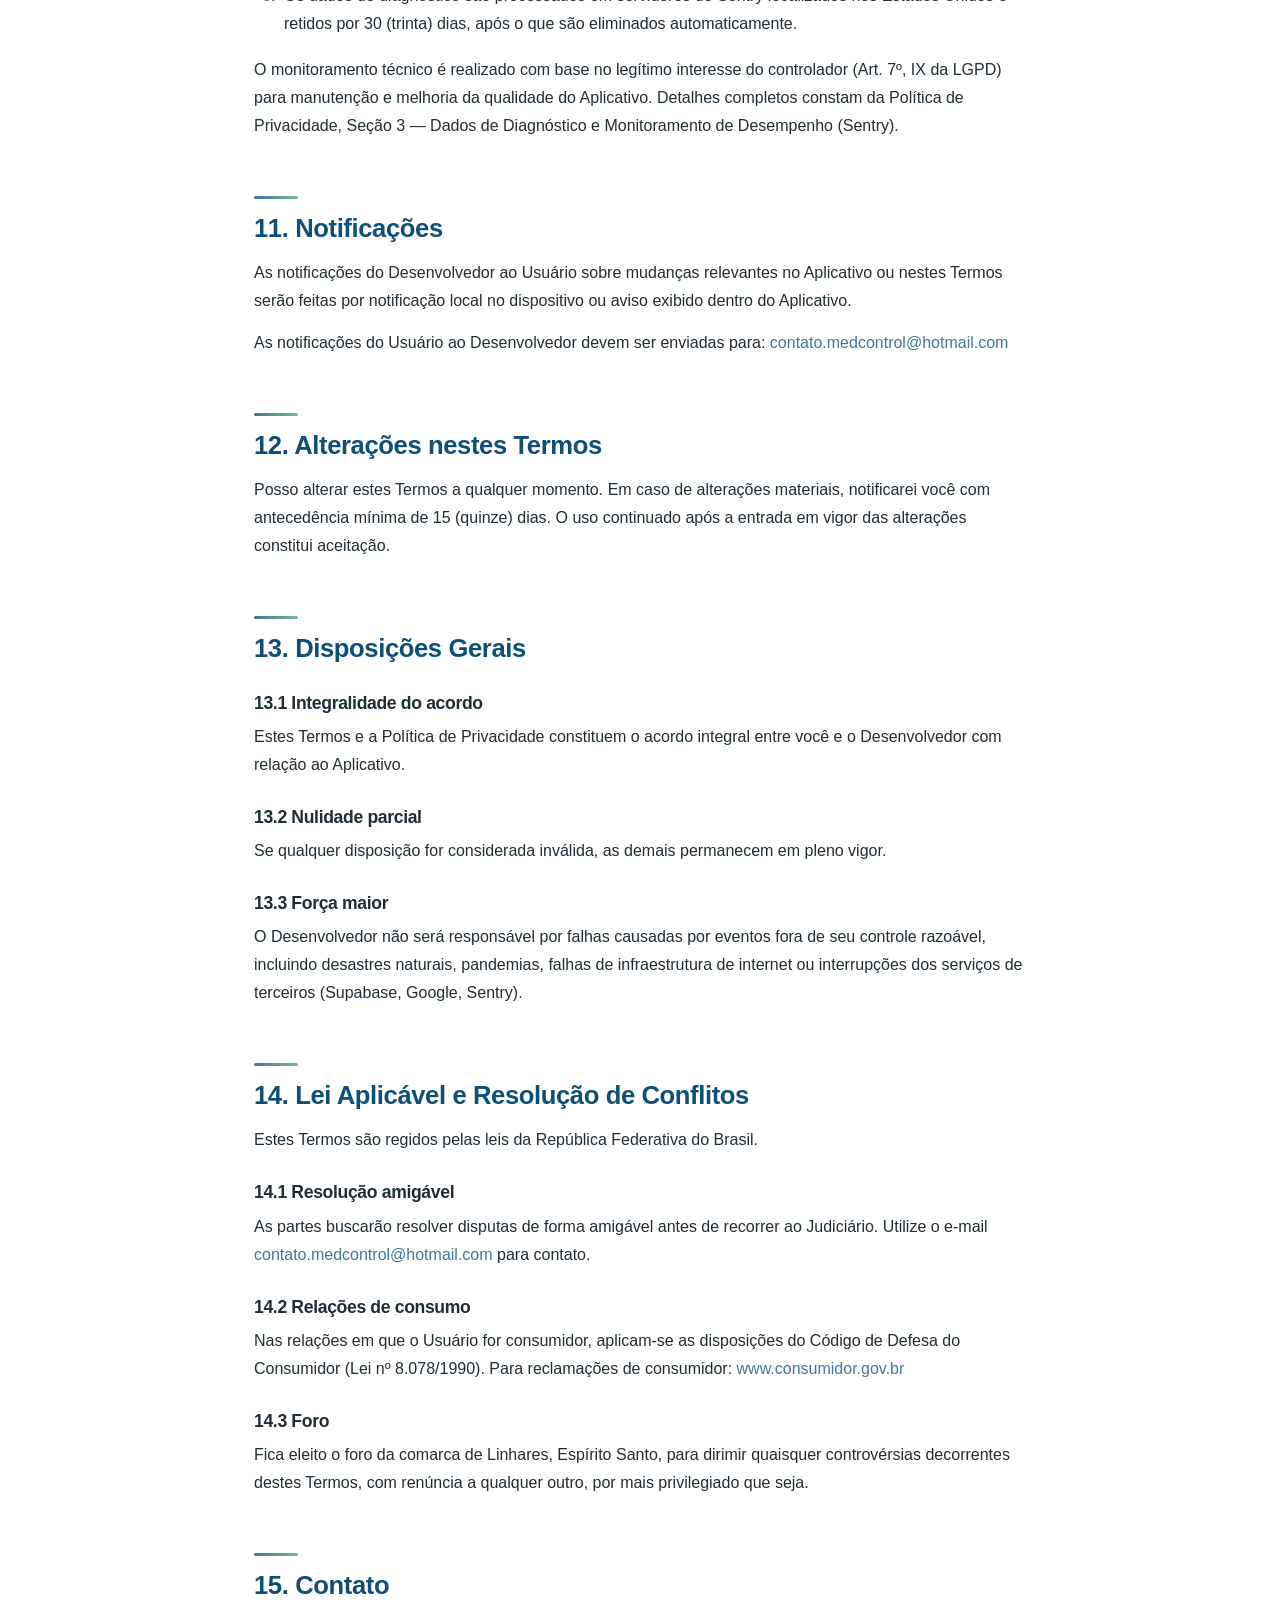
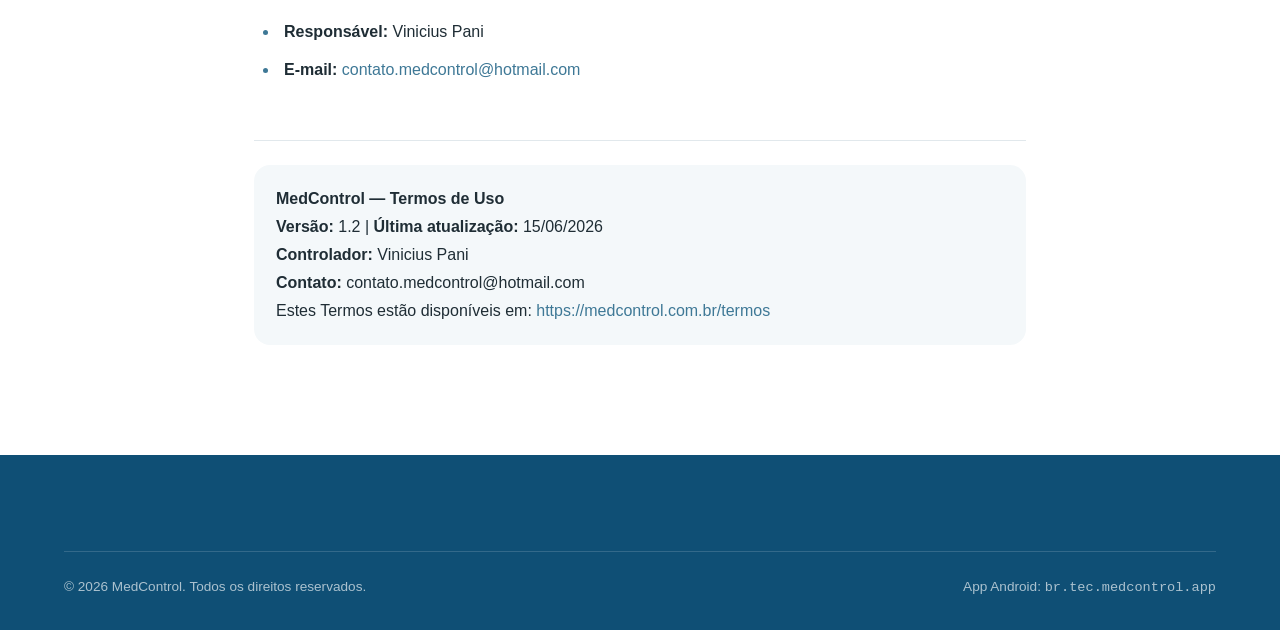
<file: privacidade/termos.html>
<!DOCTYPE html>
<html lang="pt-BR">
<head>
  <meta charset="UTF-8" />
  <meta name="viewport" content="width=device-width, initial-scale=1" />
  <title>Termos de Uso — MedControl</title>
  <meta name="description" content="Termos de Uso do MedControl. Leia antes de utilizar o aplicativo. O MedControl é ferramenta auxiliar e não substitui orientação médica." />
  <meta name="robots" content="index, follow" />
  <meta name="theme-color" content="#3E7896" />
  <link rel="canonical" href="https://privacidade.medcontrol.tec.br/termos.html" />

  <link rel="icon" type="image/svg+xml" href="/assets/brand/logo-mark.svg" />
  <link rel="apple-touch-icon" href="/assets/brand/app-icon.svg" />

  <meta property="og:type" content="article" />
  <meta property="og:locale" content="pt_BR" />
  <meta property="og:site_name" content="MedControl" />
  <meta property="og:title" content="Termos de Uso — MedControl" />
  <meta property="og:description" content="Condições para utilização do aplicativo MedControl." />
  <meta property="og:url" content="https://privacidade.medcontrol.tec.br/termos.html" />
  <meta property="og:image" content="https://medcontrol.tec.br/assets/og/og-image.png" />

  <meta name="twitter:card" content="summary_large_image" />
  <meta name="twitter:title" content="Termos de Uso — MedControl" />
  <meta name="twitter:description" content="Condições para utilização do aplicativo MedControl." />

  <link rel="stylesheet" href="/assets/css/styles.css" />
</head>
<body>

<a class="skip-link" href="#main">Pular para o conteúdo</a>

<header class="site-header">
  <div class="container">
    <a class="brand" href="../" aria-label="MedControl - voltar para o site">
      <img class="brand__mark" src="/assets/brand/logo-mark.svg" alt="" width="36" height="36" />
      <span class="brand__wordmark">
        <span class="w-med">Med</span><span class="w-control">Control</span>
      </span>
    </a>
    <nav class="nav" data-nav data-open="false" aria-label="Documentos legais">
      <ul class="nav__list">
        <li><a href="index.html">Política de Privacidade</a></li>
        <li><a href="termos.html" aria-current="page">Termos de Uso</a></li>
        <li><a href="exclusao-de-conta.html">Excluir Conta</a></li>
        <li><a href="../">Voltar ao site</a></li>
      </ul>
    </nav>
  </div>
</header>

<main id="main" class="legal">
  <div class="legal__layout">
    <div class="legal__container">
    <a class="legal__back" href="../">Voltar para o site</a>

    <span class="legal__eyebrow">Documento legal</span>
    <h1>Termos de Uso &mdash; MedControl</h1>
    <p class="legal__meta-card">
      <strong>Última atualização:</strong> 15/06/2026 &middot;
      <strong>Versão:</strong> 1.2<br />
      <strong>Controlador / Desenvolvedor:</strong> Vinicius Pani<br />
      <strong>Contato:</strong> <a href="mailto:contato.medcontrol@hotmail.com">contato.medcontrol@hotmail.com</a><br />
      <strong>Termos de Uso:</strong> <a href="https://medcontrol.com.br/termos" target="_blank" rel="noopener noreferrer">https://medcontrol.com.br/termos</a><br />
      <strong>Política de Privacidade:</strong> <a href="index.html">https://medcontrol.com.br/privacidade</a>
    </p>

    <div class="legal__warning" role="note">
      <p><strong>LEIA ESTES TERMOS DE USO ATENTAMENTE ANTES DE UTILIZAR O APLICATIVO.</strong></p>
      <p>Estes Termos de Uso (&ldquo;Termos&rdquo;) constituem um contrato legal entre você (&ldquo;Usuário&rdquo;) e Vinicius Pani (&ldquo;eu&rdquo;, &ldquo;meu&rdquo; ou &ldquo;Desenvolvedor&rdquo;), relativos ao uso do aplicativo MedControl (&ldquo;Aplicativo&rdquo;). Dados cadastrais completos (CPF e endereço) podem ser solicitados pelo e-mail de contato abaixo.</p>
      <p>Ao instalar, acessar ou utilizar o Aplicativo, você declara ter lido, compreendido e concordado com estes Termos e com a Política de Privacidade. Se você não concordar, não utilize o Aplicativo.</p>
    </div>

    <nav class="legal__toc" data-toc data-open="true" aria-label="Sumário do documento">
      <button type="button" class="legal__toc-header" aria-expanded="true" aria-controls="toc-list-termos">Sumário</button>
      <ol id="toc-list-termos" class="legal__toc-list">
        <li><a href="#secao-1">1. Descrição do Serviço</a></li>
        <li><a href="#secao-2">2. Natureza do Serviço &mdash; Aviso Importante</a></li>
        <li><a href="#secao-3">3. Elegibilidade e Cadastro</a></li>
        <li><a href="#secao-4">4. Uso Aceitável do Aplicativo</a></li>
        <li><a href="#secao-5">5. Gratuidade e Ausência de Cobranças</a></li>
        <li><a href="#secao-6">6. Propriedade Intelectual</a></li>
        <li><a href="#secao-7">7. Disponibilidade e Suporte</a></li>
        <li><a href="#secao-8">8. Limitação de Responsabilidade</a></li>
        <li><a href="#secao-9">9. Encerramento e Suspensão de Conta</a></li>
        <li><a href="#secao-10">10. Privacidade e Proteção de Dados</a></li>
        <li><a href="#secao-11">11. Notificações</a></li>
        <li><a href="#secao-12">12. Alterações nestes Termos</a></li>
        <li><a href="#secao-13">13. Disposições Gerais</a></li>
        <li><a href="#secao-14">14. Lei Aplicável e Resolução de Conflitos</a></li>
        <li><a href="#secao-15">15. Contato</a></li>
      </ol>
    </nav>

    <h2 id="secao-1">1. Descrição do Serviço</h2>
    <p>O MedControl é um aplicativo mobile gratuito desenvolvido para auxiliar pacientes e cuidadores no controle de medicamentos de alto custo dispensados por farmácias especializadas (farmácias de componentes especializados do SUS), especialmente a Farmácia Cidadã Estadual.</p>
    <p>O Aplicativo está disponível para Android e iOS.</p>
    <p>Funcionalidades disponíveis:</p>
    <ul>
      <li>Cadastro e gerenciamento de medicamentos de alto custo (nome, tipo, ciclo de retiradas e status)</li>
      <li>Agendamento de retornos à farmácia com data e horário</li>
      <li>Lembretes automáticos (notificações locais) sobre os retornos agendados</li>
      <li>Alerta sobre documentos obrigatórios (formulário, receita médica) quando o medicamento está na última retirada do ciclo</li>
      <li>Registro do histórico de retiradas realizadas</li>
      <li>Perfil do paciente com número de processo e observações de saúde</li>
      <li>Configurações personalizadas de notificação (tipo e antecedência)</li>
      <li>Exportação de informações do paciente</li>
      <li>Exclusão completa da conta e dos dados</li>
    </ul>

    <h2 id="secao-2">2. Natureza do Serviço &mdash; Aviso Importante</h2>
    <div class="legal__warning" role="note">
      <p><strong>O MedControl é uma ferramenta de ORGANIZAÇÃO PESSOAL. Ele não substitui:</strong></p>
      <ul>
        <li>Prescrições médicas ou orientações do seu médico</li>
        <li>Instruções da farmácia especializada sobre prazos e documentos</li>
        <li>Qualquer tipo de aconselhamento médico, farmacêutico ou de saúde</li>
      </ul>
    </div>
    <p>As informações inseridas no Aplicativo são de exclusiva responsabilidade do usuário. O Aplicativo organiza os dados que você fornece, mas não verifica a correção das informações médicas ou farmacêuticas cadastradas.</p>

    <h2 id="secao-3">3. Elegibilidade e Cadastro</h2>

    <h3>3.1 Requisitos de elegibilidade</h3>
    <p>Para utilizar o Aplicativo, você deve:</p>
    <ol type="a">
      <li>Ter capacidade jurídica para celebrar contratos ou, sendo menor de idade, ter o consentimento expresso e supervisão de pais ou responsáveis legais (Art. 14 da LGPD);</li>
      <li>Fornecer informações verdadeiras, precisas e completas durante o cadastro;</li>
      <li>Manter as informações de cadastro atualizadas;</li>
      <li>Não estar banido ou suspenso por violação anterior destes Termos.</li>
    </ol>

    <h3>3.2 Criação de conta</h3>
    <p>O cadastro pode ser feito por:</p>
    <ul>
      <li>E-mail e senha &mdash; criados diretamente no Aplicativo</li>
      <li>Login com Google &mdash; usando sua conta Google (Google LLC)</li>
    </ul>
    <p>Você é responsável por:</p>
    <ul>
      <li>Manter a confidencialidade das suas credenciais de acesso</li>
      <li>Todas as atividades realizadas com sua conta</li>
      <li>Notificar-nos imediatamente sobre qualquer uso não autorizado pelo e-mail <a href="mailto:contato.medcontrol@hotmail.com">contato.medcontrol@hotmail.com</a></li>
    </ul>

    <h3>3.3 Login por redes sociais</h3>
    <p>Ao utilizar login com Google, você autoriza o MedControl a receber seu nome e e-mail cadastrados nesse serviço, exclusivamente para fins de criação e identificação da sua conta, conforme a Política de Privacidade.</p>

    <h3>3.4 Cadastro de paciente</h3>
    <p>Após criar sua conta, você cadastra o perfil do paciente &mdash; que pode ser você mesmo ou uma pessoa sob seus cuidados. Quando o usuário gerencia a conta em nome de outra pessoa (ex.: filho, pai, cônjuge), ele declara ter autorização do paciente ou de seu representante legal para inserir os dados de saúde correspondentes.</p>

    <h2 id="secao-4">4. Uso Aceitável do Aplicativo</h2>

    <h3>4.1 Condutas permitidas</h3>
    <p>Você pode usar o Aplicativo para organizar e controlar informações sobre medicamentos de alto custo e agendamentos de retorno à farmácia especializada, desde que respeite as leis brasileiras e estes Termos.</p>

    <h3>4.2 Condutas proibidas</h3>
    <p>É expressamente proibido:</p>
    <ol type="a">
      <li>Usar o Aplicativo para fins ilegais, fraudulentos ou não autorizados;</li>
      <li>Tentar obter acesso não autorizado a qualquer parte do sistema ou a dados de outros usuários;</li>
      <li>Transmitir vírus, malware ou qualquer código malicioso;</li>
      <li>Fazer engenharia reversa, descompilar ou desmontar o Aplicativo;</li>
      <li>Usar bots ou meios automatizados sem autorização prévia por escrito;</li>
      <li>Violar direitos de propriedade intelectual;</li>
      <li>Fornecer informações falsas ou enganosas durante o cadastro ou uso;</li>
      <li>Usar a identidade de outra pessoa sem autorização para gerenciar dados de saúde de terceiros;</li>
      <li>Interferir no funcionamento normal do Aplicativo ou de sua infraestrutura.</li>
    </ol>
    <p>A violação pode resultar em suspensão ou encerramento imediato da conta, sem prejuízo das medidas legais cabíveis.</p>

    <h2 id="secao-5">5. Gratuidade e Ausência de Cobranças</h2>
    <p>O MedControl é disponibilizado gratuitamente. Não há cobranças, assinaturas, compras in-app ou qualquer tipo de pagamento para acessar as funcionalidades do Aplicativo.</p>
    <p>O Aplicativo pode ser alterado para incluir funcionalidades pagas no futuro. Em caso de mudanças no modelo de cobrança, você será notificado com antecedência mínima de 30 (trinta) dias e poderá optar por continuar ou encerrar sua conta.</p>

    <h2 id="secao-6">6. Propriedade Intelectual</h2>

    <h3>6.1 Direitos do Desenvolvedor</h3>
    <p>O Aplicativo, incluindo código-fonte, design, logotipo, textos, imagens e funcionalidades, é de titularidade exclusiva de Vinicius Pani, protegido pela Lei nº 9.610/98 (Lei de Direitos Autorais) e Lei nº 9.279/96.</p>
    <p>Fica vedado ao Usuário, sem autorização prévia por escrito:</p>
    <ul>
      <li>Reproduzir, copiar ou redistribuir qualquer parte do Aplicativo</li>
      <li>Usar a marca, logotipo ou identidade visual do MedControl</li>
      <li>Criar obras derivadas baseadas no Aplicativo</li>
    </ul>

    <h3>6.2 Licença de uso</h3>
    <p>Concedo a você uma licença limitada, não exclusiva, intransferível, revogável e pessoal para instalar e usar o Aplicativo em dispositivo de sua propriedade, exclusivamente para as finalidades descritas nestes Termos.</p>

    <h3>6.3 Seus dados</h3>
    <p>Os dados que você insere no Aplicativo (medicamentos, retornos, perfil do paciente) são de sua propriedade. O Desenvolvedor não reivindica nenhum direito de propriedade sobre as informações que você cadastra.</p>

    <h2 id="secao-7">7. Disponibilidade e Suporte</h2>

    <h3>7.1 Disponibilidade</h3>
    <p>Me esforço para manter o Aplicativo disponível continuamente, porém não garanto disponibilidade ininterrupta. O Aplicativo pode ficar temporariamente indisponível por:</p>
    <ul>
      <li>Manutenção programada (comunicada com antecedência sempre que possível)</li>
      <li>Falhas técnicas nos serviços de infraestrutura (Supabase)</li>
      <li>Eventos de força maior (quedas de energia, catástrofes, etc.)</li>
    </ul>

    <h3>7.2 Notificações locais</h3>
    <p>As notificações de lembrete funcionam localmente no seu dispositivo e não dependem de conexão com a internet após serem agendadas. Contudo, o reagendamento após reinicialização do dispositivo requer que o Aplicativo seja aberto pelo menos uma vez.</p>

    <h3>7.3 Atualizações</h3>
    <p>O Aplicativo pode ser atualizado periodicamente via Google Play Store, Apple App Store ou por atualizações OTA (Over-the-Air) do Expo. Algumas atualizações podem ser necessárias para uso contínuo. Recomendo manter sempre a versão mais recente instalada.</p>

    <h3>7.4 Suporte</h3>
    <p>Suporte ao usuário disponível por:</p>
    <ul>
      <li>E-mail: <a href="mailto:contato.medcontrol@hotmail.com">contato.medcontrol@hotmail.com</a></li>
      <li>Prazo de resposta: até 5 (cinco) dias úteis</li>
    </ul>

    <h2 id="secao-8">8. Limitação de Responsabilidade</h2>

    <h3>8.1 Na extensão máxima permitida pela legislação brasileira:</h3>
    <ol type="a">
      <li>O Aplicativo é fornecido &ldquo;como está&rdquo; e &ldquo;conforme disponível&rdquo;;</li>
      <li>Não garanto que o Aplicativo será livre de erros ou interrupções;</li>
      <li>O Aplicativo é uma ferramenta de organização &mdash; não me responsabilizo por decisões médicas, farmacêuticas ou de tratamento tomadas com base nas informações nele inseridas;</li>
      <li>Não me responsabilizo por dados incorretos inseridos pelo próprio usuário (datas erradas, nomes errados, ciclos incorretos);</li>
      <li>Não me responsabilizo por perda de notificações decorrente de configurações do sistema operacional do dispositivo, modo de economia de bateria ou reinicialização sem reabertura do Aplicativo;</li>
      <li>Não me responsabilizo por danos indiretos, incidentais ou consequenciais decorrentes do uso ou da impossibilidade de uso do Aplicativo.</li>
    </ol>

    <h3>8.2 Responsabilidade do Usuário</h3>
    <p>O Usuário é o único responsável por:</p>
    <ul>
      <li>Garantir que as informações inseridas no Aplicativo são corretas</li>
      <li>Verificar datas e horários de retorno diretamente com a farmácia</li>
      <li>Garantir que seu dispositivo atende aos requisitos técnicos mínimos</li>
      <li>Custos de conexão de dados para sincronização com o servidor</li>
    </ul>

    <h3>8.3 Limites pelo CDC</h3>
    <p>Nas relações em que o Usuário for consumidor, aplicam-se as disposições do Código de Defesa do Consumidor (Lei nº 8.078/1990), prevalecendo sobre as limitações acima quando em conflito com direitos irrenunciáveis do consumidor.</p>

    <h2 id="secao-9">9. Encerramento e Suspensão de Conta</h2>

    <h3>9.1 Encerramento pelo Usuário</h3>
    <p>Você pode excluir sua conta a qualquer momento diretamente na tela de Ajustes do Aplicativo ou solicitando pelo e-mail <a href="mailto:contato.medcontrol@hotmail.com">contato.medcontrol@hotmail.com</a>. A exclusão é permanente e remove todos os dados associados à sua conta.</p>

    <h3>9.2 Suspensão ou encerramento pelo Desenvolvedor</h3>
    <p>Posso suspender ou encerrar sua conta, com ou sem aviso prévio, em caso de:</p>
    <ol type="a">
      <li>Violação destes Termos;</li>
      <li>Comportamento fraudulento, abusivo ou ilegal;</li>
      <li>Fornecimento de informações falsas;</li>
      <li>Solicitação de autoridade competente;</li>
      <li>Encerramento permanente do Aplicativo.</li>
    </ol>

    <h3>9.3 Efeitos do encerramento</h3>
    <p>Após o encerramento:</p>
    <ul>
      <li>Seu acesso será imediatamente revogado</li>
      <li>Todas as notificações locais pendentes serão canceladas</li>
      <li>Seus dados serão tratados conforme a Política de Privacidade (eliminados em até 30 dias, salvo obrigação legal)</li>
    </ul>

    <h2 id="secao-10">10. Privacidade e Proteção de Dados</h2>
    <p>O tratamento dos seus dados pessoais &mdash; incluindo dados sensíveis de saúde (medicamentos de uso especial) &mdash; é regido pela Política de Privacidade, disponível em <a href="index.html">https://medcontrol.com.br/privacidade</a> e incorporada a estes Termos por referência.</p>
    <p>Ao aceitar estes Termos, você também concorda com a Política de Privacidade e concede o consentimento específico e destacado para o tratamento dos dados de saúde cadastrados, nos termos do Art. 11, I da LGPD.</p>

    <h3>10.1 Monitoramento técnico (Sentry)</h3>
    <p>O Aplicativo utiliza o Sentry (Sentry, Inc., San Francisco, EUA) como ferramenta de monitoramento técnico de erros e desempenho. Ao usar o Aplicativo, você está ciente de que:</p>
    <ol type="a">
      <li>Dados técnicos de diagnóstico podem ser transmitidos ao Sentry para identificação e correção de falhas, incluindo: identificador de conta (UUID), endereço de e-mail, logs de erros técnicos, dados do dispositivo (modelo, versão do SO, memória, conectividade) e dados de desempenho.</li>
      <li>Informações de saúde &mdash; nome de medicamentos, número de processo SUS, datas de retorno, histórico de retiradas e observações clínicas &mdash; <strong>NÃO são transmitidas ao Sentry em nenhuma hipótese.</strong></li>
      <li>Os dados de diagnóstico são processados em servidores do Sentry localizados nos Estados Unidos e retidos por 30 (trinta) dias, após o que são eliminados automaticamente.</li>
    </ol>
    <p>O monitoramento técnico é realizado com base no legítimo interesse do controlador (Art. 7º, IX da LGPD) para manutenção e melhoria da qualidade do Aplicativo. Detalhes completos constam da Política de Privacidade, Seção 3 &mdash; Dados de Diagnóstico e Monitoramento de Desempenho (Sentry).</p>

    <h2 id="secao-11">11. Notificações</h2>
    <p>As notificações do Desenvolvedor ao Usuário sobre mudanças relevantes no Aplicativo ou nestes Termos serão feitas por notificação local no dispositivo ou aviso exibido dentro do Aplicativo.</p>
    <p>As notificações do Usuário ao Desenvolvedor devem ser enviadas para: <a href="mailto:contato.medcontrol@hotmail.com">contato.medcontrol@hotmail.com</a></p>

    <h2 id="secao-12">12. Alterações nestes Termos</h2>
    <p>Posso alterar estes Termos a qualquer momento. Em caso de alterações materiais, notificarei você com antecedência mínima de 15 (quinze) dias. O uso continuado após a entrada em vigor das alterações constitui aceitação.</p>

    <h2 id="secao-13">13. Disposições Gerais</h2>

    <h3>13.1 Integralidade do acordo</h3>
    <p>Estes Termos e a Política de Privacidade constituem o acordo integral entre você e o Desenvolvedor com relação ao Aplicativo.</p>

    <h3>13.2 Nulidade parcial</h3>
    <p>Se qualquer disposição for considerada inválida, as demais permanecem em pleno vigor.</p>

    <h3>13.3 Força maior</h3>
    <p>O Desenvolvedor não será responsável por falhas causadas por eventos fora de seu controle razoável, incluindo desastres naturais, pandemias, falhas de infraestrutura de internet ou interrupções dos serviços de terceiros (Supabase, Google, Sentry).</p>

    <h2 id="secao-14">14. Lei Aplicável e Resolução de Conflitos</h2>
    <p>Estes Termos são regidos pelas leis da República Federativa do Brasil.</p>

    <h3>14.1 Resolução amigável</h3>
    <p>As partes buscarão resolver disputas de forma amigável antes de recorrer ao Judiciário. Utilize o e-mail <a href="mailto:contato.medcontrol@hotmail.com">contato.medcontrol@hotmail.com</a> para contato.</p>

    <h3>14.2 Relações de consumo</h3>
    <p>Nas relações em que o Usuário for consumidor, aplicam-se as disposições do Código de Defesa do Consumidor (Lei nº 8.078/1990). Para reclamações de consumidor: <a href="https://www.consumidor.gov.br" target="_blank" rel="noopener noreferrer">www.consumidor.gov.br</a></p>

    <h3>14.3 Foro</h3>
    <p>Fica eleito o foro da comarca de Linhares, Espírito Santo, para dirimir quaisquer controvérsias decorrentes destes Termos, com renúncia a qualquer outro, por mais privilegiado que seja.</p>

    <h2 id="secao-15">15. Contato</h2>
    <ul>
      <li><strong>Responsável:</strong> Vinicius Pani</li>
      <li><strong>E-mail:</strong> <a href="mailto:contato.medcontrol@hotmail.com">contato.medcontrol@hotmail.com</a></li>
    </ul>

    <hr class="legal__doc-footer-divider" />

    <p class="legal__doc-footer">
      <strong>MedControl &mdash; Termos de Uso</strong><br />
      <strong>Versão:</strong> 1.2 | <strong>Última atualização:</strong> 15/06/2026<br />
      <strong>Controlador:</strong> Vinicius Pani<br />
      <strong>Contato:</strong> contato.medcontrol@hotmail.com<br />
      Estes Termos estão disponíveis em: <a href="https://medcontrol.com.br/termos" target="_blank" rel="noopener noreferrer">https://medcontrol.com.br/termos</a>
    </p>
    </div>
  </div>
</main>

<footer class="site-footer">
  <div class="container">
    <div class="footer__legal">
      <span>&copy; <span data-year>2026</span> MedControl. Todos os direitos reservados.</span>
      <span>App Android: <code>br.tec.medcontrol.app</code></span>
    </div>
  </div>
</footer>

<script src="/assets/js/script.js" defer></script>
</body>
</html>
</file>
<file: assets/css/styles.css>
/* =========================================================
   MedControl - Site institucional
   Tema: cores da marca + tipografia system
   ========================================================= */

:root {
  /* Paleta da marca */
  --brand-blue: #3E7896;
  --brand-green: #7AB89A;
  --brand-blue-deep: #1B6FA0;
  --brand-blue-darker: #0F4F75;

  /* Texto e neutros */
  --text-gray: #6B7B85;
  --text-dark: #1F2D35;
  --text-muted: #8A98A1;
  --bg-light: #F4F8FA;
  --bg-white: #FFFFFF;
  --border: #E1E8EC;

  /* Estados */
  --shadow-sm: 0 2px 8px rgba(31, 45, 53, 0.06);
  --shadow-md: 0 8px 24px rgba(31, 45, 53, 0.08);
  --shadow-lg: 0 20px 48px rgba(31, 45, 53, 0.12);

  /* Tipografia fluida */
  --fs-h1: clamp(2rem, 5vw + 0.5rem, 3.75rem);
  --fs-h2: clamp(1.5rem, 3vw + 0.5rem, 2.5rem);
  --fs-h3: clamp(1.125rem, 1.5vw + 0.5rem, 1.5rem);
  --fs-body: clamp(1rem, 0.5vw + 0.875rem, 1.0625rem);

  /* Espaçamento e raios */
  --container: 1200px;
  --radius-sm: 8px;
  --radius-md: 16px;
  --radius-lg: 24px;
  --radius-pill: 999px;

  --header-h: 72px;

  /* Animação */
  --ease: cubic-bezier(0.2, 0.7, 0.2, 1);
}

/* =========================================================
   Reset enxuto
   ========================================================= */
*, *::before, *::after { box-sizing: border-box; }
html { scroll-behavior: smooth; -webkit-text-size-adjust: 100%; }
body {
  margin: 0;
  font-family: -apple-system, BlinkMacSystemFont, "Segoe UI", Roboto,
               "Helvetica Neue", Arial, sans-serif;
  font-size: var(--fs-body);
  line-height: 1.6;
  color: var(--text-dark);
  background: var(--bg-white);
  -webkit-font-smoothing: antialiased;
  -moz-osx-font-smoothing: grayscale;
}
img, svg { max-width: 100%; display: block; }
a { color: var(--brand-blue); text-decoration: none; transition: color 0.2s var(--ease); }
a:hover { color: var(--brand-blue-deep); }
button { font-family: inherit; cursor: pointer; }

h1, h2, h3, h4 {
  margin: 0 0 0.5em;
  line-height: 1.15;
  letter-spacing: -0.02em;
  color: var(--text-dark);
}
p { margin: 0 0 1em; }

/* Foco acessível */
:focus-visible {
  outline: 3px solid var(--brand-green);
  outline-offset: 3px;
  border-radius: 4px;
}

/* Skip link */
.skip-link {
  position: absolute;
  left: -9999px;
  top: 0;
  background: var(--brand-blue);
  color: #fff;
  padding: 12px 20px;
  z-index: 9999;
  border-radius: 0 0 var(--radius-sm) 0;
  font-weight: 600;
}
.skip-link:focus { left: 0; }

/* =========================================================
   Containers e utilitários
   ========================================================= */
.container {
  width: 100%;
  max-width: var(--container);
  margin: 0 auto;
  padding: 0 24px;
}
.section { padding: clamp(64px, 8vw, 112px) 0; }
.section--alt { background: var(--bg-light); }

.section-head { text-align: center; max-width: 720px; margin: 0 auto 56px; }
.section-head h2 { font-size: var(--fs-h2); font-weight: 800; }
.section-head p { color: var(--text-gray); font-size: 1.0625rem; }

.eyebrow {
  display: inline-block;
  font-size: 0.8125rem;
  font-weight: 700;
  text-transform: uppercase;
  letter-spacing: 0.12em;
  color: var(--brand-blue);
  background: rgba(62, 120, 150, 0.08);
  padding: 6px 14px;
  border-radius: var(--radius-pill);
  margin-bottom: 16px;
}

/* =========================================================
   Botões
   ========================================================= */
.btn {
  display: inline-flex;
  align-items: center;
  justify-content: center;
  gap: 8px;
  font-weight: 600;
  font-size: 1rem;
  padding: 14px 26px;
  border-radius: var(--radius-pill);
  border: 2px solid transparent;
  transition: transform 0.2s var(--ease), box-shadow 0.2s var(--ease),
              background 0.2s var(--ease), color 0.2s var(--ease);
  text-decoration: none;
  white-space: nowrap;
}
.btn:hover { transform: translateY(-2px); }

.btn--primary {
  background: var(--brand-blue);
  color: #fff;
  box-shadow: 0 6px 16px rgba(62, 120, 150, 0.25);
}
.btn--primary:hover {
  background: var(--brand-blue-deep);
  color: #fff;
  box-shadow: 0 10px 24px rgba(62, 120, 150, 0.35);
}

.btn--ghost {
  background: transparent;
  color: var(--brand-blue);
  border-color: var(--brand-blue);
}
.btn--ghost:hover { background: var(--brand-blue); color: #fff; }

.btn--white {
  background: #fff;
  color: var(--brand-blue);
}
.btn--white:hover { background: var(--bg-light); color: var(--brand-blue-deep); }

.btn[aria-disabled="true"], .btn:disabled {
  opacity: 0.6;
  cursor: not-allowed;
  transform: none !important;
}

/* Play Store badge (placeholder) */
.play-badge {
  display: inline-flex;
  align-items: center;
  gap: 12px;
  background: #1F2D35;
  color: #fff;
  padding: 10px 22px;
  border-radius: var(--radius-md);
  font-weight: 600;
  text-decoration: none;
  transition: transform 0.2s var(--ease), background 0.2s var(--ease);
}
.play-badge:hover { background: #000; color: #fff; transform: translateY(-2px); }
.play-badge .play-badge__small { display: block; font-size: 0.7rem; opacity: 0.85; font-weight: 400; }
.play-badge .play-badge__big   { display: block; font-size: 1.05rem; line-height: 1; }
.play-badge svg { width: 28px; height: 28px; flex: none; }
.play-badge[aria-disabled="true"] { opacity: 0.7; cursor: not-allowed; }
.play-badge[aria-disabled="true"]:hover { transform: none; background: #1F2D35; }

/* =========================================================
   Header
   ========================================================= */
.site-header {
  position: sticky;
  top: 0;
  z-index: 100;
  background: rgba(255, 255, 255, 0.92);
  backdrop-filter: saturate(180%) blur(12px);
  -webkit-backdrop-filter: saturate(180%) blur(12px);
  border-bottom: 1px solid var(--border);
  height: var(--header-h);
  display: flex;
  align-items: center;
}
.site-header .container {
  display: flex;
  align-items: center;
  justify-content: space-between;
  gap: 24px;
}
.brand {
  display: inline-flex;
  align-items: center;
  gap: 10px;
  text-decoration: none;
}
.brand__mark { width: 36px; height: 36px; }
.brand__wordmark {
  font-weight: 800;
  font-size: 1.35rem;
  letter-spacing: -0.04em;
  line-height: 1;
}
.brand__wordmark .w-med    { color: var(--brand-blue); }
.brand__wordmark .w-control{ color: var(--brand-green); }

.nav { display: flex; align-items: center; gap: 8px; }
.nav__list {
  display: flex;
  gap: 4px;
  list-style: none;
  margin: 0;
  padding: 0;
}
.nav__list a {
  color: var(--text-dark);
  font-weight: 500;
  padding: 8px 14px;
  border-radius: var(--radius-sm);
  transition: background 0.2s var(--ease), color 0.2s var(--ease);
}
.nav__list a:hover { background: var(--bg-light); color: var(--brand-blue); }
.nav__list a[aria-current="page"],
.nav__list a[aria-current="location"] {
  color: var(--brand-blue);
  background: rgba(62, 120, 150, 0.08);
  position: relative;
}
.nav__list a[aria-current="location"]::after {
  content: "";
  position: absolute;
  left: 14px;
  right: 14px;
  bottom: 2px;
  height: 2px;
  background: var(--brand-blue);
  border-radius: 2px;
}
.nav__cta { margin-left: 12px; padding: 10px 20px; font-size: 0.95rem; }

.nav-toggle {
  display: none;
  background: transparent;
  border: 0;
  width: 44px;
  height: 44px;
  padding: 0;
  border-radius: var(--radius-sm);
  align-items: center;
  justify-content: center;
}
.nav-toggle:hover { background: var(--bg-light); }
.nav-toggle__bars, .nav-toggle__bars::before, .nav-toggle__bars::after {
  display: block;
  width: 22px;
  height: 2px;
  background: var(--text-dark);
  border-radius: 2px;
  transition: transform 0.25s var(--ease), opacity 0.2s var(--ease);
  position: relative;
}
.nav-toggle__bars::before, .nav-toggle__bars::after {
  content: "";
  position: absolute;
  left: 0;
}
.nav-toggle__bars::before { top: -7px; }
.nav-toggle__bars::after  { top:  7px; }

.nav-toggle[aria-expanded="true"] .nav-toggle__bars { background: transparent; }
.nav-toggle[aria-expanded="true"] .nav-toggle__bars::before { transform: translateY(7px) rotate(45deg); }
.nav-toggle[aria-expanded="true"] .nav-toggle__bars::after  { transform: translateY(-7px) rotate(-45deg); }

@media (max-width: 880px) {
  .nav-toggle { display: inline-flex; }
  .nav {
    position: fixed;
    inset: var(--header-h) 0 auto 0;
    background: #fff;
    border-bottom: 1px solid var(--border);
    flex-direction: column;
    align-items: stretch;
    padding: 16px 24px 24px;
    gap: 8px;
    transform: translateY(-110%);
    visibility: hidden;
    pointer-events: none;
    transition: transform 0.3s var(--ease), visibility 0s linear 0.3s;
    box-shadow: var(--shadow-md);
  }
  .nav[data-open="true"] {
    transform: translateY(0);
    visibility: visible;
    pointer-events: auto;
    transition: transform 0.3s var(--ease), visibility 0s linear 0s;
  }
  .nav__list { flex-direction: column; gap: 0; }
  .nav__list a { padding: 14px 12px; font-size: 1.05rem; }
  .nav__cta { margin: 12px 0 0; align-self: stretch; }
}

/* =========================================================
   Hero
   ========================================================= */
.hero {
  position: relative;
  overflow: hidden;
  padding: clamp(56px, 8vw, 96px) 0 clamp(72px, 10vw, 120px);
  background:
    radial-gradient(1200px 600px at 90% -10%, rgba(122, 184, 154, 0.18), transparent 60%),
    radial-gradient(900px 500px at -10% 110%, rgba(62, 120, 150, 0.18), transparent 60%),
    var(--bg-white);
}
.hero__grid {
  display: grid;
  grid-template-columns: 1fr;
  gap: 56px;
  align-items: center;
}
@media (min-width: 960px) {
  .hero__grid { grid-template-columns: 1.1fr 1fr; gap: 64px; }
}
.hero__title {
  font-size: var(--fs-h1);
  font-weight: 800;
  letter-spacing: -0.03em;
  margin-bottom: 20px;
}
.hero__title .accent { color: var(--brand-blue); }
.hero__subtitle {
  font-size: 1.125rem;
  color: var(--text-gray);
  max-width: 540px;
  margin-bottom: 32px;
}
.hero__ctas {
  display: flex;
  flex-wrap: wrap;
  gap: 14px;
  align-items: center;
}
.hero__trust {
  margin-top: 28px;
  display: flex;
  flex-wrap: wrap;
  gap: 18px;
  color: var(--text-gray);
  font-size: 0.92rem;
}
.hero__trust span { display: inline-flex; align-items: center; gap: 8px; }
.hero__trust svg { width: 18px; height: 18px; color: var(--brand-green); }

/* Phone mockup placeholder */
.phone {
  position: relative;
  width: 280px;
  max-width: 100%;
  aspect-ratio: 9 / 19;
  margin: 0 auto;
  border-radius: 44px;
  background: linear-gradient(150deg, var(--brand-blue), var(--brand-green));
  padding: 14px;
  box-shadow: var(--shadow-lg);
}
.phone::before {
  content: "";
  position: absolute;
  top: 18px; left: 50%;
  width: 110px; height: 22px;
  background: #1F2D35;
  border-radius: 0 0 14px 14px;
  transform: translateX(-50%);
  z-index: 2;
}
.phone__screen {
  width: 100%;
  height: 100%;
  background: var(--bg-light);
  border-radius: 32px;
  display: flex;
  align-items: center;
  justify-content: center;
  padding: 24px;
  text-align: center;
  color: var(--text-gray);
  font-size: 0.85rem;
  line-height: 1.5;
  position: relative;
  overflow: hidden;
}
.phone__screen::before {
  content: "";
  position: absolute;
  inset: 0;
  background:
    linear-gradient(180deg, rgba(62,120,150,0.08), transparent 40%),
    repeating-linear-gradient(180deg,
      transparent 0 36px,
      rgba(62,120,150,0.06) 36px 37px);
}
.phone__screen span {
  position: relative;
  background: rgba(255,255,255,0.85);
  padding: 12px 14px;
  border-radius: 12px;
  border: 1px dashed var(--border);
}

/* =========================================================
   Recursos (cards)
   ========================================================= */
.features {
  display: grid;
  grid-template-columns: 1fr;
  gap: 20px;
}
@media (min-width: 640px) { .features { grid-template-columns: repeat(2, 1fr); } }
@media (min-width: 980px) { .features { grid-template-columns: repeat(3, 1fr); } }

.feature {
  background: #fff;
  border: 1px solid var(--border);
  border-radius: var(--radius-md);
  padding: 28px;
  transition: transform 0.25s var(--ease), box-shadow 0.25s var(--ease),
              border-color 0.25s var(--ease);
}
.feature:hover {
  transform: translateY(-4px);
  box-shadow: var(--shadow-md);
  border-color: rgba(62, 120, 150, 0.25);
}
.feature__icon {
  width: 52px; height: 52px;
  border-radius: 14px;
  background: linear-gradient(135deg, rgba(62,120,150,0.12), rgba(122,184,154,0.18));
  color: var(--brand-blue);
  display: inline-flex;
  align-items: center;
  justify-content: center;
  margin-bottom: 18px;
}
.feature__icon svg { width: 26px; height: 26px; }
.feature h3 { font-size: 1.15rem; font-weight: 700; margin-bottom: 8px; }
.feature p { color: var(--text-gray); margin: 0; font-size: 0.98rem; }

/* =========================================================
   Como funciona (steps)
   ========================================================= */
.steps {
  display: grid;
  grid-template-columns: 1fr;
  gap: 24px;
}
@media (min-width: 860px) { .steps { grid-template-columns: repeat(3, 1fr); } }

.step {
  position: relative;
  background: #fff;
  border: 1px solid var(--border);
  border-radius: var(--radius-md);
  padding: 32px 28px;
}
.step__num {
  display: inline-flex;
  align-items: center;
  justify-content: center;
  width: 44px; height: 44px;
  border-radius: 50%;
  background: linear-gradient(135deg, var(--brand-blue), var(--brand-green));
  color: #fff;
  font-weight: 800;
  font-size: 1.1rem;
  margin-bottom: 18px;
}
.step h3 { font-size: 1.2rem; font-weight: 700; margin-bottom: 8px; }
.step p  { color: var(--text-gray); margin: 0; }

/* =========================================================
   Screenshots
   ========================================================= */
.shots {
  display: grid;
  grid-template-columns: repeat(2, 1fr);
  gap: 18px;
}
@media (min-width: 700px) { .shots { grid-template-columns: repeat(3, 1fr); } }
@media (min-width: 1000px) { .shots { grid-template-columns: repeat(4, 1fr); } }

.shot {
  aspect-ratio: 9 / 18;
  border-radius: var(--radius-lg);
  background:
    linear-gradient(180deg, rgba(62,120,150,0.06), rgba(122,184,154,0.06)),
    var(--bg-light);
  border: 1px solid var(--border);
  display: flex;
  align-items: center;
  justify-content: center;
  text-align: center;
  padding: 16px;
  color: var(--text-gray);
  font-size: 0.85rem;
  position: relative;
  overflow: hidden;
}
.shot::after {
  content: "";
  position: absolute;
  inset: 0;
  background: repeating-linear-gradient(180deg,
    transparent 0 32px,
    rgba(62,120,150,0.05) 32px 33px);
  pointer-events: none;
}

/* =========================================================
   FAQ (accordion)
   ========================================================= */
.faq {
  max-width: 820px;
  margin: 0 auto;
  display: flex;
  flex-direction: column;
  gap: 12px;
}
.faq__item {
  background: #fff;
  border: 1px solid var(--border);
  border-radius: var(--radius-md);
  overflow: hidden;
  transition: border-color 0.2s var(--ease), box-shadow 0.2s var(--ease);
}
.faq__item[data-open="true"] {
  border-color: rgba(62, 120, 150, 0.35);
  box-shadow: var(--shadow-sm);
}
.faq__q {
  width: 100%;
  text-align: left;
  background: transparent;
  border: 0;
  padding: 20px 22px;
  font-size: 1.02rem;
  font-weight: 600;
  color: var(--text-dark);
  display: flex;
  align-items: center;
  justify-content: space-between;
  gap: 16px;
}
.faq__q:hover { color: var(--brand-blue); }
.faq__q::after {
  content: "";
  width: 12px; height: 12px;
  border-right: 2px solid var(--brand-blue);
  border-bottom: 2px solid var(--brand-blue);
  transform: rotate(45deg);
  transition: transform 0.25s var(--ease);
  flex: none;
  margin-top: -6px;
}
.faq__item[data-open="true"] .faq__q::after { transform: rotate(-135deg); margin-top: 4px; }
.faq__a {
  max-height: 0;
  overflow: hidden;
  transition: max-height 0.3s var(--ease);
}
.faq__a__inner {
  padding: 0 22px 20px;
  color: var(--text-gray);
}
.faq__item[data-open="true"] .faq__a { max-height: 400px; }

/* =========================================================
   CTA final
   ========================================================= */
.cta-banner {
  background: linear-gradient(135deg, var(--brand-blue), var(--brand-green));
  color: #fff;
  border-radius: var(--radius-lg);
  padding: clamp(40px, 6vw, 72px);
  text-align: center;
  box-shadow: var(--shadow-lg);
  position: relative;
  overflow: hidden;
}
.cta-banner::before, .cta-banner::after {
  content: "";
  position: absolute;
  border-radius: 50%;
  background: rgba(255, 255, 255, 0.08);
}
.cta-banner::before { width: 280px; height: 280px; top: -120px; right: -80px; }
.cta-banner::after  { width: 220px; height: 220px; bottom: -120px; left: -60px; }
.cta-banner h2 {
  color: #fff;
  font-size: var(--fs-h2);
  font-weight: 800;
  margin-bottom: 16px;
  position: relative;
}
.cta-banner p {
  color: rgba(255,255,255,0.92);
  font-size: 1.1rem;
  max-width: 560px;
  margin: 0 auto 28px;
  position: relative;
}
.cta-banner .cta-banner__actions {
  position: relative;
  display: inline-flex;
  flex-wrap: wrap;
  gap: 14px;
  justify-content: center;
}

/* =========================================================
   Footer
   ========================================================= */
.site-footer {
  background: #0F4F75;
  color: rgba(255,255,255,0.85);
  padding: 56px 0 32px;
}
.site-footer a { color: #fff; }
.site-footer a:hover { color: var(--brand-green); }
.footer__grid {
  display: grid;
  grid-template-columns: 1fr;
  gap: 40px;
}
@media (min-width: 760px) {
  .footer__grid { grid-template-columns: 2fr 1fr 1fr; }
}
.footer__brand .brand__wordmark { color: #fff; }
.footer__brand .brand__wordmark .w-med { color: #fff; }
.footer__brand .brand__wordmark .w-control { color: var(--brand-green); }
.footer__tagline {
  margin-top: 16px;
  font-size: 0.95rem;
  color: rgba(255,255,255,0.75);
  max-width: 360px;
}
.footer__col h4 {
  color: #fff;
  font-size: 0.85rem;
  text-transform: uppercase;
  letter-spacing: 0.1em;
  margin-bottom: 16px;
}
.footer__col ul {
  list-style: none;
  padding: 0; margin: 0;
  display: flex; flex-direction: column; gap: 10px;
  font-size: 0.96rem;
}
.footer__legal {
  margin-top: 40px;
  padding-top: 24px;
  border-top: 1px solid rgba(255,255,255,0.15);
  display: flex;
  flex-wrap: wrap;
  gap: 12px;
  justify-content: space-between;
  font-size: 0.85rem;
  color: rgba(255,255,255,0.65);
}

/* =========================================================
   Páginas legais (privacidade/termos)
   ========================================================= */
.legal {
  padding: clamp(40px, 6vw, 72px) 0 clamp(64px, 8vw, 96px);
  background:
    radial-gradient(900px 380px at 80% -60px, rgba(62, 120, 150, 0.06), transparent 60%),
    var(--bg-white);
}
.legal__container {
  max-width: 820px;
  margin: 0 auto;
  padding: 0 24px;
}

/* Wrapper externo do conteúdo legal (sem padding próprio para evitar dupla margem) */
.legal__layout {
  width: 100%;
}

/* Frontispício */
.legal__back {
  display: inline-flex;
  align-items: center;
  gap: 8px;
  margin-bottom: 28px;
  font-weight: 600;
  font-size: 0.92rem;
  color: var(--brand-blue);
}
.legal__back::before {
  content: "";
  width: 18px;
  height: 18px;
  background-color: currentColor;
  -webkit-mask: url("data:image/svg+xml;utf8,<svg xmlns='http://www.w3.org/2000/svg' viewBox='0 0 24 24' fill='none' stroke='currentColor' stroke-width='2.5' stroke-linecap='round' stroke-linejoin='round'><path d='M19 12H5M12 19l-7-7 7-7'/></svg>") center / contain no-repeat;
          mask: url("data:image/svg+xml;utf8,<svg xmlns='http://www.w3.org/2000/svg' viewBox='0 0 24 24' fill='none' stroke='currentColor' stroke-width='2.5' stroke-linecap='round' stroke-linejoin='round'><path d='M19 12H5M12 19l-7-7 7-7'/></svg>") center / contain no-repeat;
  transition: transform 0.2s var(--ease);
}
.legal__back:hover::before { transform: translateX(-3px); }

.legal__eyebrow {
  display: inline-block;
  font-size: 0.75rem;
  font-weight: 700;
  text-transform: uppercase;
  letter-spacing: 0.14em;
  color: var(--brand-blue);
  background: rgba(62, 120, 150, 0.08);
  padding: 5px 12px;
  border-radius: var(--radius-pill);
  margin-bottom: 14px;
}

.legal h1 {
  font-size: clamp(1.9rem, 3vw + 1rem, 2.75rem);
  font-weight: 800;
  margin-bottom: 12px;
  letter-spacing: -0.025em;
  line-height: 1.15;
}

.legal__meta-card {
  margin: 24px 0 16px;
  padding: 20px 22px;
  background: var(--bg-light);
  border: 1px solid var(--border);
  border-radius: var(--radius-md);
  font-size: 0.92rem;
  color: var(--text-gray);
  line-height: 1.7;
}
.legal__meta-card strong { color: var(--text-dark); font-weight: 600; }
.legal__meta-card a { color: var(--brand-blue); }

.legal__divider {
  height: 1px;
  background: linear-gradient(to right, var(--border), transparent);
  margin: 36px 0 8px;
  border: 0;
}

/* Mantém compat com a classe original (se ainda usada) */
.legal__meta {
  color: var(--text-muted);
  font-size: 0.92rem;
  margin-bottom: 32px;
  line-height: 1.7;
}

/* Sumário (TOC) */
.legal__toc {
  margin: 28px 0 40px;
  background: var(--bg-light);
  border: 1px solid var(--border);
  border-radius: var(--radius-md);
  overflow: hidden;
}
.legal__toc-header {
  display: flex;
  align-items: center;
  justify-content: space-between;
  width: 100%;
  padding: 14px 20px;
  background: transparent;
  border: 0;
  font-family: inherit;
  font-size: 0.8125rem;
  font-weight: 700;
  text-transform: uppercase;
  letter-spacing: 0.12em;
  color: var(--brand-blue);
  cursor: pointer;
  text-align: left;
}
.legal__toc-header::after {
  content: "";
  width: 14px;
  height: 14px;
  background-color: currentColor;
  -webkit-mask: url("data:image/svg+xml;utf8,<svg xmlns='http://www.w3.org/2000/svg' viewBox='0 0 24 24' fill='none' stroke='currentColor' stroke-width='2.5' stroke-linecap='round' stroke-linejoin='round'><polyline points='6 9 12 15 18 9'/></svg>") center / contain no-repeat;
          mask: url("data:image/svg+xml;utf8,<svg xmlns='http://www.w3.org/2000/svg' viewBox='0 0 24 24' fill='none' stroke='currentColor' stroke-width='2.5' stroke-linecap='round' stroke-linejoin='round'><polyline points='6 9 12 15 18 9'/></svg>") center / contain no-repeat;
  transition: transform 0.25s var(--ease);
}
.legal__toc[data-open="true"] .legal__toc-header::after { transform: rotate(180deg); }

.legal__toc-list {
  list-style: none;
  margin: 0;
  padding: 6px 12px 14px;
  display: none;
}
.legal__toc[data-open="true"] .legal__toc-list { display: block; }

.legal__toc-list li { margin: 0; }
.legal__toc-list a {
  display: block;
  padding: 8px 12px;
  font-size: 0.92rem;
  color: var(--text-gray);
  border-radius: var(--radius-sm);
  border-left: 2px solid transparent;
  line-height: 1.4;
  transition: background 0.15s var(--ease), color 0.15s var(--ease), border-color 0.15s var(--ease);
}
.legal__toc-list a:hover {
  background: rgba(62, 120, 150, 0.08);
  color: var(--brand-blue);
}
.legal__toc-list a[aria-current="location"] {
  background: rgba(62, 120, 150, 0.10);
  color: var(--brand-blue-deep);
  border-left-color: var(--brand-blue);
  font-weight: 600;
}

/* Headings */
.legal h2 {
  font-size: clamp(1.3rem, 1vw + 1rem, 1.6rem);
  font-weight: 700;
  margin-top: 56px;
  margin-bottom: 14px;
  color: var(--brand-blue-darker);
  letter-spacing: -0.015em;
  line-height: 1.25;
  scroll-margin-top: calc(var(--header-h) + 16px);
}
.legal h2::before {
  content: "";
  display: block;
  width: 44px;
  height: 3px;
  background: linear-gradient(90deg, var(--brand-blue), var(--brand-green));
  border-radius: var(--radius-pill);
  margin-bottom: 14px;
}
.legal h3 {
  font-size: 1.1rem;
  font-weight: 700;
  margin-top: 28px;
  margin-bottom: 10px;
  color: var(--text-dark);
}

/* Corpo */
.legal p, .legal ul, .legal ol {
  color: var(--text-dark);
  font-size: 1rem;
  line-height: 1.75;
}
.legal p { margin: 0 0 14px; }

/* Subitens numerados (parágrafos que começam com "1.1.", "10.2.1." etc.) */
.legal p.legal__clause {
  position: relative;
  padding-left: 14px;
  border-left: 2px solid transparent;
  transition: border-color 0.2s var(--ease);
}
.legal p.legal__clause:hover { border-left-color: rgba(62, 120, 150, 0.25); }
.legal p.legal__clause > strong:first-child,
.legal p.legal__clause-num {
  color: var(--brand-blue);
  font-weight: 700;
}

/* Listas */
.legal ul, .legal ol { padding-left: 26px; margin: 0 0 18px; }
.legal li { margin-bottom: 8px; padding-left: 4px; }
.legal ul li::marker { color: var(--brand-blue); font-size: 1.1em; }
.legal ol li::marker {
  color: var(--brand-blue);
  font-weight: 700;
}

/* Tabelas */
.legal__table-wrap {
  overflow-x: auto;
  -webkit-overflow-scrolling: touch;
  margin: 18px 0 28px;
  border: 1px solid var(--border);
  border-radius: var(--radius-md);
  background: var(--bg-white);
  box-shadow: var(--shadow-sm);
}
.legal table {
  width: 100%;
  border-collapse: collapse;
  margin: 0;
  font-size: 0.94rem;
}
.legal th, .legal td {
  padding: 14px 16px;
  text-align: left;
  vertical-align: top;
  line-height: 1.6;
  border-bottom: 1px solid var(--border);
}
.legal th {
  background: rgba(62, 120, 150, 0.06);
  font-weight: 700;
  color: var(--brand-blue-darker);
  font-size: 0.82rem;
  text-transform: uppercase;
  letter-spacing: 0.06em;
  border-bottom: 2px solid var(--border);
}
.legal tbody tr:nth-child(odd) { background: rgba(244, 248, 250, 0.5); }
.legal tbody tr:hover { background: rgba(62, 120, 150, 0.04); }
.legal tbody tr:last-child td { border-bottom: 0; }

/* Aviso médico (callout) */
.legal__warning {
  position: relative;
  background:
    linear-gradient(180deg, rgba(255, 247, 230, 0.55), rgba(253, 236, 236, 0.4));
  border: 1px solid #E8B999;
  border-left: 4px solid #C76A3F;
  color: #4F2516;
  padding: 22px 24px 22px 64px;
  border-radius: var(--radius-md);
  margin: 28px 0;
  font-size: 0.97rem;
  line-height: 1.7;
  box-shadow: var(--shadow-sm);
}
.legal__warning::before {
  content: "";
  position: absolute;
  top: 22px;
  left: 22px;
  width: 28px;
  height: 28px;
  background-color: #C76A3F;
  -webkit-mask: url("data:image/svg+xml;utf8,<svg xmlns='http://www.w3.org/2000/svg' viewBox='0 0 24 24' fill='none' stroke='currentColor' stroke-width='2' stroke-linecap='round' stroke-linejoin='round'><path d='M10.29 3.86 1.82 18a2 2 0 0 0 1.71 3h16.94a2 2 0 0 0 1.71-3L13.71 3.86a2 2 0 0 0-3.42 0z'/><line x1='12' y1='9' x2='12' y2='13'/><line x1='12' y1='17' x2='12.01' y2='17'/></svg>") center / contain no-repeat;
          mask: url("data:image/svg+xml;utf8,<svg xmlns='http://www.w3.org/2000/svg' viewBox='0 0 24 24' fill='none' stroke='currentColor' stroke-width='2' stroke-linecap='round' stroke-linejoin='round'><path d='M10.29 3.86 1.82 18a2 2 0 0 0 1.71 3h16.94a2 2 0 0 0 1.71-3L13.71 3.86a2 2 0 0 0-3.42 0z'/><line x1='12' y1='9' x2='12' y2='13'/><line x1='12' y1='17' x2='12.01' y2='17'/></svg>") center / contain no-repeat;
}
.legal__warning > p:first-child {
  font-size: 0.78rem;
  font-weight: 800;
  letter-spacing: 0.12em;
  text-transform: uppercase;
  color: #8C3A12;
  margin: 0 0 12px;
}
.legal__warning > p:first-child strong { color: inherit; }
.legal__warning p { margin: 0 0 12px; }
.legal__warning p:last-child { margin-bottom: 0; }
.legal__warning ul { padding-left: 20px; margin: 8px 0 12px; }
.legal__warning li { margin-bottom: 6px; }
.legal__warning ul li::marker { color: #C76A3F; }
.legal__warning strong { color: #4F2516; }

/* Bloco "notice" (preservado para compatibilidade) */
.legal__notice {
  background: #FFF7E6;
  border: 1px solid #F2C97A;
  color: #6B4F12;
  padding: 16px 20px;
  border-radius: var(--radius-md);
  margin-bottom: 40px;
  font-size: 0.95rem;
}
.legal__notice strong { color: #4A3608; }

/* Rodapé do documento */
.legal hr,
.legal__doc-footer-divider {
  border: 0;
  border-top: 1px solid var(--border);
  margin: 56px 0 24px;
}
.legal__doc-footer {
  margin-top: 0;
  padding: 20px 22px;
  background: var(--bg-light);
  border-radius: var(--radius-md);
  color: var(--text-gray);
  font-size: 0.88rem;
  line-height: 1.7;
}
.legal__doc-footer strong { color: var(--text-dark); font-weight: 600; }

/* TOC: ajustes para desktop (mantém inline, sem sticky) */
@media (min-width: 1024px) {
  .legal__toc { max-width: 720px; }
  .legal__toc-list { columns: 2; column-gap: 24px; }
  .legal__toc-list li { break-inside: avoid; }
}

/* =========================================================
   Mobile (< 640px)
   ========================================================= */
@media (max-width: 639px) {
  .legal h1 { font-size: 1.65rem; }
  .legal h2 { margin-top: 44px; font-size: 1.2rem; }
  .legal h3 { font-size: 1rem; }
  .legal__meta-card { padding: 16px 18px; font-size: 0.88rem; }
  .legal__warning { padding: 18px 18px 18px 56px; }
  .legal__warning::before { top: 18px; left: 16px; width: 24px; height: 24px; }
  .legal th, .legal td { padding: 10px 12px; font-size: 0.88rem; }
}

/* =========================================================
   404
   ========================================================= */
.error {
  min-height: calc(100vh - var(--header-h));
  display: grid;
  place-items: center;
  text-align: center;
  padding: 64px 24px;
}
.error__code {
  font-size: clamp(5rem, 14vw, 9rem);
  font-weight: 800;
  background: linear-gradient(135deg, var(--brand-blue), var(--brand-green));
  -webkit-background-clip: text;
  background-clip: text;
  color: transparent;
  line-height: 1;
  margin-bottom: 16px;
}
.error h1 { font-size: var(--fs-h2); margin-bottom: 12px; }
.error p { color: var(--text-gray); max-width: 480px; margin: 0 auto 28px; }

/* =========================================================
   Formulário de exclusão de conta
   ========================================================= */
.delete-steps {
  padding-left: 24px;
  margin: 0 0 28px;
}
.delete-steps li {
  padding-left: 6px;
  margin-bottom: 12px;
  font-size: 1rem;
  line-height: 1.6;
  color: var(--text-dark);
}
.delete-steps li::marker {
  color: var(--brand-blue);
  font-weight: 700;
}

.delete-form {
  background: var(--bg-light);
  border: 1px solid var(--border);
  border-radius: var(--radius-md);
  padding: clamp(22px, 4vw, 40px);
  margin: 28px 0 40px;
}

.form-group {
  display: flex;
  flex-direction: column;
  gap: 6px;
  margin-bottom: 20px;
}

.form-label {
  font-weight: 600;
  font-size: 0.9375rem;
  color: var(--text-dark);
}

.form-required {
  color: #C00;
  margin-left: 2px;
}

.form-optional {
  font-weight: 400;
  color: var(--text-muted);
  font-size: 0.85em;
  margin-left: 4px;
}

.form-input {
  width: 100%;
  padding: 12px 14px;
  font-family: inherit;
  font-size: 1rem;
  color: var(--text-dark);
  background: var(--bg-white);
  border: 1.5px solid var(--border);
  border-radius: var(--radius-sm);
  transition: border-color 0.2s var(--ease), box-shadow 0.2s var(--ease);
  outline: none;
  appearance: none;
  -webkit-appearance: none;
}
.form-input:focus {
  border-color: var(--brand-blue);
  box-shadow: 0 0 0 3px rgba(62, 120, 150, 0.15);
}
.form-input[aria-invalid="true"] {
  border-color: #C00;
  box-shadow: 0 0 0 3px rgba(204, 0, 0, 0.10);
}
.form-input::placeholder { color: var(--text-muted); }

.form-textarea {
  resize: vertical;
  min-height: 110px;
  line-height: 1.6;
}

.form-error {
  color: #C00;
  font-size: 0.84rem;
  font-weight: 500;
  min-height: 1.2em;
}

.form-notice {
  font-size: 0.875rem;
  color: var(--text-gray);
  margin: 4px 0 22px;
  line-height: 1.6;
}

.form-submit { width: 100%; }
@media (min-width: 480px) { .form-submit { width: auto; } }

.form-success {
  background: linear-gradient(135deg, rgba(122, 184, 154, 0.12), rgba(62, 120, 150, 0.06));
  border: 1.5px solid var(--brand-green);
  border-radius: var(--radius-md);
  padding: 24px 28px;
  margin: 0 0 40px;
  outline: none;
}
.form-success p:first-child {
  font-weight: 700;
  font-size: 1.05rem;
  color: var(--brand-blue-darker);
  margin-bottom: 8px;
}
.form-success p:last-child {
  color: var(--text-gray);
  margin: 0;
  font-size: 0.95rem;
}

/* =========================================================
   Modal de confirmação de envio (<dialog> nativo)
   ========================================================= */
dialog.modal {
  border: none;
  border-radius: var(--radius-lg);
  padding: clamp(28px, 6vw, 52px);
  max-width: 460px;
  width: calc(100% - 48px);
  text-align: center;
  box-shadow: var(--shadow-lg);
}
dialog.modal[open] {
  animation: modal-in 0.3s var(--ease) both;
}
dialog.modal::backdrop {
  background: rgba(15, 36, 53, 0.72);
  backdrop-filter: blur(4px);
  -webkit-backdrop-filter: blur(4px);
}
@keyframes modal-in {
  from { opacity: 0; transform: translateY(20px) scale(0.97); }
  to   { opacity: 1; transform: translateY(0) scale(1); }
}

.modal__icon {
  width: 68px;
  height: 68px;
  border-radius: 50%;
  background: linear-gradient(135deg, rgba(122,184,154,0.22), rgba(62,120,150,0.14));
  color: var(--brand-green);
  display: flex;
  align-items: center;
  justify-content: center;
  margin: 0 auto 22px;
}
.modal__icon svg { width: 34px; height: 34px; }

.modal__title {
  font-size: clamp(1.2rem, 2vw + 0.7rem, 1.5rem);
  font-weight: 800;
  color: var(--text-dark);
  letter-spacing: -0.02em;
  margin-bottom: 12px;
}

.modal__body {
  color: var(--text-gray);
  font-size: 1rem;
  line-height: 1.7;
  margin-bottom: 28px;
}

.modal__ok { min-width: 140px; }

/* =========================================================
   Reduced motion
   ========================================================= */
@media (prefers-reduced-motion: reduce) {
  *, *::before, *::after {
    animation-duration: 0.001s !important;
    transition-duration: 0.001s !important;
    scroll-behavior: auto !important;
  }
}
</file>
